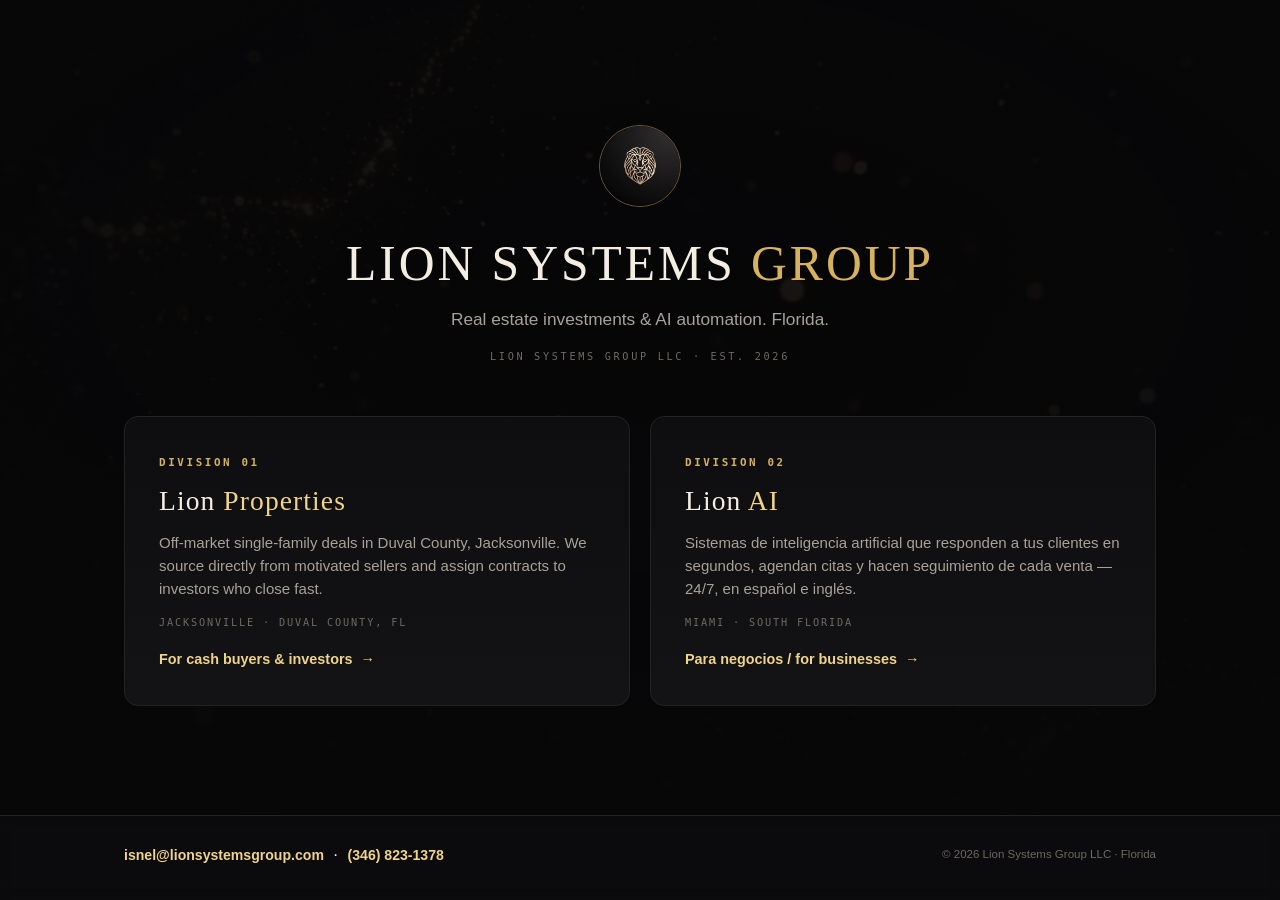
<file: index.html>
<!DOCTYPE html>
<html lang="en">
<head>
<meta charset="UTF-8">
<meta name="viewport" content="width=device-width, initial-scale=1.0">
<title>Lion Systems Group LLC — Real Estate Investments &amp; AI Automation</title>
<meta name="description" content="Lion Systems Group LLC: real estate investments in Duval County, Florida, and AI automation systems for businesses in South Florida.">
<meta property="og:title" content="Lion Systems Group LLC">
<meta property="og:description" content="Real estate investments · AI automation. Florida.">
<meta property="og:type" content="website">
<meta name="theme-color" content="#070708">
<link rel="icon" href="data:image/svg+xml,%3Csvg xmlns='http://www.w3.org/2000/svg' viewBox='0 0 100 100'%3E%3Ccircle cx='50' cy='50' r='46' fill='%23070708'/%3E%3Ccircle cx='50' cy='50' r='44' fill='none' stroke='%23D6B25E' stroke-width='4'/%3E%3Ctext x='50' y='66' font-family='Georgia,serif' font-size='44' font-weight='700' fill='%23D6B25E' text-anchor='middle'%3EL%3C/text%3E%3C/svg%3E">
<style>
  :root {
    --negro:#070708; --panel:#0E0E10; --panel2:#131316; --linea:#232326;
    --oro:#D6B25E; --oro2:#F0D48A; --marfil:#F3EDE2; --humo:#A8A296; --sombra:#6E6A60;
  }
  * { box-sizing:border-box; margin:0; }
  @media (prefers-reduced-motion:reduce){ *,*::before,*::after{animation:none!important;transition:none!important} }
  body { background:var(--negro); color:var(--marfil); font-family:"Helvetica Neue",-apple-system,"Segoe UI",Arial,sans-serif;
         line-height:1.55; font-size:17px; min-height:100svh; display:flex; flex-direction:column; overflow-x:hidden; }
  ::selection { background:var(--oro); color:#141005; }
  .serif { font-family:Didot,"Bodoni 72","Playfair Display",Georgia,serif; font-weight:400; }
  .mono { font-family:ui-monospace,"SF Mono",Menlo,monospace; font-size:.68rem; letter-spacing:.24em; text-transform:uppercase; color:var(--oro); font-weight:600; }
  .wrap { max-width:1080px; margin:0 auto; padding:0 24px; width:100%; }
  a:focus-visible { outline:2px solid var(--oro); outline-offset:4px; }

  .fondo { position:fixed; inset:0; z-index:0; overflow:hidden; }
  .fondo video { width:100%; height:100%; object-fit:cover; opacity:.22; }
  .fondo::after { content:""; position:absolute; inset:0; background:radial-gradient(75% 60% at 50% 40%,transparent 30%,var(--negro) 100%),linear-gradient(180deg,rgba(7,7,8,.6),rgba(7,7,8,.9)); }

  main { position:relative; z-index:2; flex:1; display:flex; flex-direction:column; justify-content:center; padding:72px 0 56px; }
  .cab { text-align:center; margin-bottom:52px; animation:sube .8s ease both; }
  .cab img { width:82px; height:82px; border-radius:50%; border:1px solid rgba(214,178,94,.5); margin-bottom:22px; }
  .cab h1 { font-size:clamp(1.9rem,4.4vw,3.1rem); letter-spacing:.06em; line-height:1.1; }
  .cab h1 span { color:var(--oro); }
  .cab .sub { color:var(--humo); margin-top:14px; font-size:clamp(.95rem,1.4vw,1.08rem); }
  .cab .llc { font-family:ui-monospace,Menlo,monospace; font-size:.64rem; letter-spacing:.26em; color:var(--sombra); margin-top:16px; text-transform:uppercase; }
  @keyframes sube { from { opacity:0; transform:translateY(22px); } }

  .puertas { display:grid; grid-template-columns:repeat(auto-fit,minmax(300px,1fr)); gap:20px; }
  .puerta { position:relative; display:flex; flex-direction:column; gap:14px; text-decoration:none; color:inherit;
    background:linear-gradient(180deg,var(--panel),var(--panel2)); border:1px solid var(--linea); border-radius:14px;
    padding:38px 34px 34px; overflow:hidden; transition:transform .28s, border-color .28s, box-shadow .28s;
    animation:sube .8s .15s ease both; }
  .puerta:nth-child(2) { animation-delay:.28s; }
  .puerta::before { content:""; position:absolute; top:0; left:0; right:0; height:1px; background:linear-gradient(90deg,transparent,var(--oro),transparent); opacity:0; transition:opacity .28s; }
  .puerta:hover { transform:translateY(-6px); border-color:rgba(214,178,94,.45); box-shadow:0 28px 70px rgba(0,0,0,.55); }
  .puerta:hover::before { opacity:1; }
  .puerta h2 { font-family:Didot,"Bodoni 72",Georgia,serif; font-weight:400; font-size:1.72rem; letter-spacing:.04em; line-height:1.1; }
  .puerta h2 b { color:var(--oro2); font-weight:400; }
  .puerta p { color:var(--humo); font-size:.94rem; flex:1; }
  .puerta .donde { font-family:ui-monospace,Menlo,monospace; font-size:.64rem; letter-spacing:.18em; text-transform:uppercase; color:var(--sombra); }
  .puerta .ir { display:inline-flex; align-items:center; gap:8px; color:var(--oro2); font-weight:700; font-size:.9rem; margin-top:4px; }
  .puerta .ir span { transition:transform .25s; }
  .puerta:hover .ir span { transform:translateX(5px); }

  footer { position:relative; z-index:2; border-top:1px solid var(--linea); padding:26px 0 32px; background:rgba(14,14,16,.7); backdrop-filter:blur(8px); }
  footer .wrap { display:flex; flex-wrap:wrap; gap:14px 28px; justify-content:space-between; align-items:center; }
  footer a { color:var(--oro2); text-decoration:none; font-weight:600; font-size:.88rem; }
  footer .fine { font-size:.72rem; color:var(--sombra); }
</style>
</head>
<body>

<div class="fondo" aria-hidden="true">
  <video autoplay muted loop playsinline poster="/assets/lion-poster.jpg">
    <source src="/assets/lion-video.mp4" type="video/mp4">
  </video>
</div>

<main>
  <div class="wrap">
    <div class="cab">
      <img src="/assets/logo-emblema-1x1-web.jpg" alt="Lion Systems Group">
      <h1 class="serif">LION SYSTEMS <span>GROUP</span></h1>
      <p class="sub">Real estate investments &amp; AI automation. Florida.</p>
      <p class="llc">Lion Systems Group LLC · Est. 2026</p>
    </div>

    <div class="puertas">
      <a class="puerta" href="/deals/">
        <span class="mono">Division 01</span>
        <h2>Lion <b>Properties</b></h2>
        <p>Off-market single-family deals in Duval County, Jacksonville. We source directly from motivated sellers and assign contracts to investors who close fast.</p>
        <span class="donde">Jacksonville · Duval County, FL</span>
        <span class="ir">For cash buyers &amp; investors <span>→</span></span>
      </a>

      <a class="puerta" href="/ai/">
        <span class="mono">Division 02</span>
        <h2>Lion <b>AI</b></h2>
        <p>Sistemas de inteligencia artificial que responden a tus clientes en segundos, agendan citas y hacen seguimiento de cada venta — 24/7, en español e inglés.</p>
        <span class="donde">Miami · South Florida</span>
        <span class="ir">Para negocios / for businesses <span>→</span></span>
      </a>
    </div>
  </div>
</main>

<footer>
  <div class="wrap">
    <div>
      <a href="mailto:isnel@lionsystemsgroup.com">isnel@lionsystemsgroup.com</a>
      &nbsp;·&nbsp;
      <a href="tel:+13468231378">(346) 823-1378</a>
    </div>
    <span class="fine">© 2026 Lion Systems Group LLC · Florida</span>
  </div>
</footer>

</body>
</html>
</file>
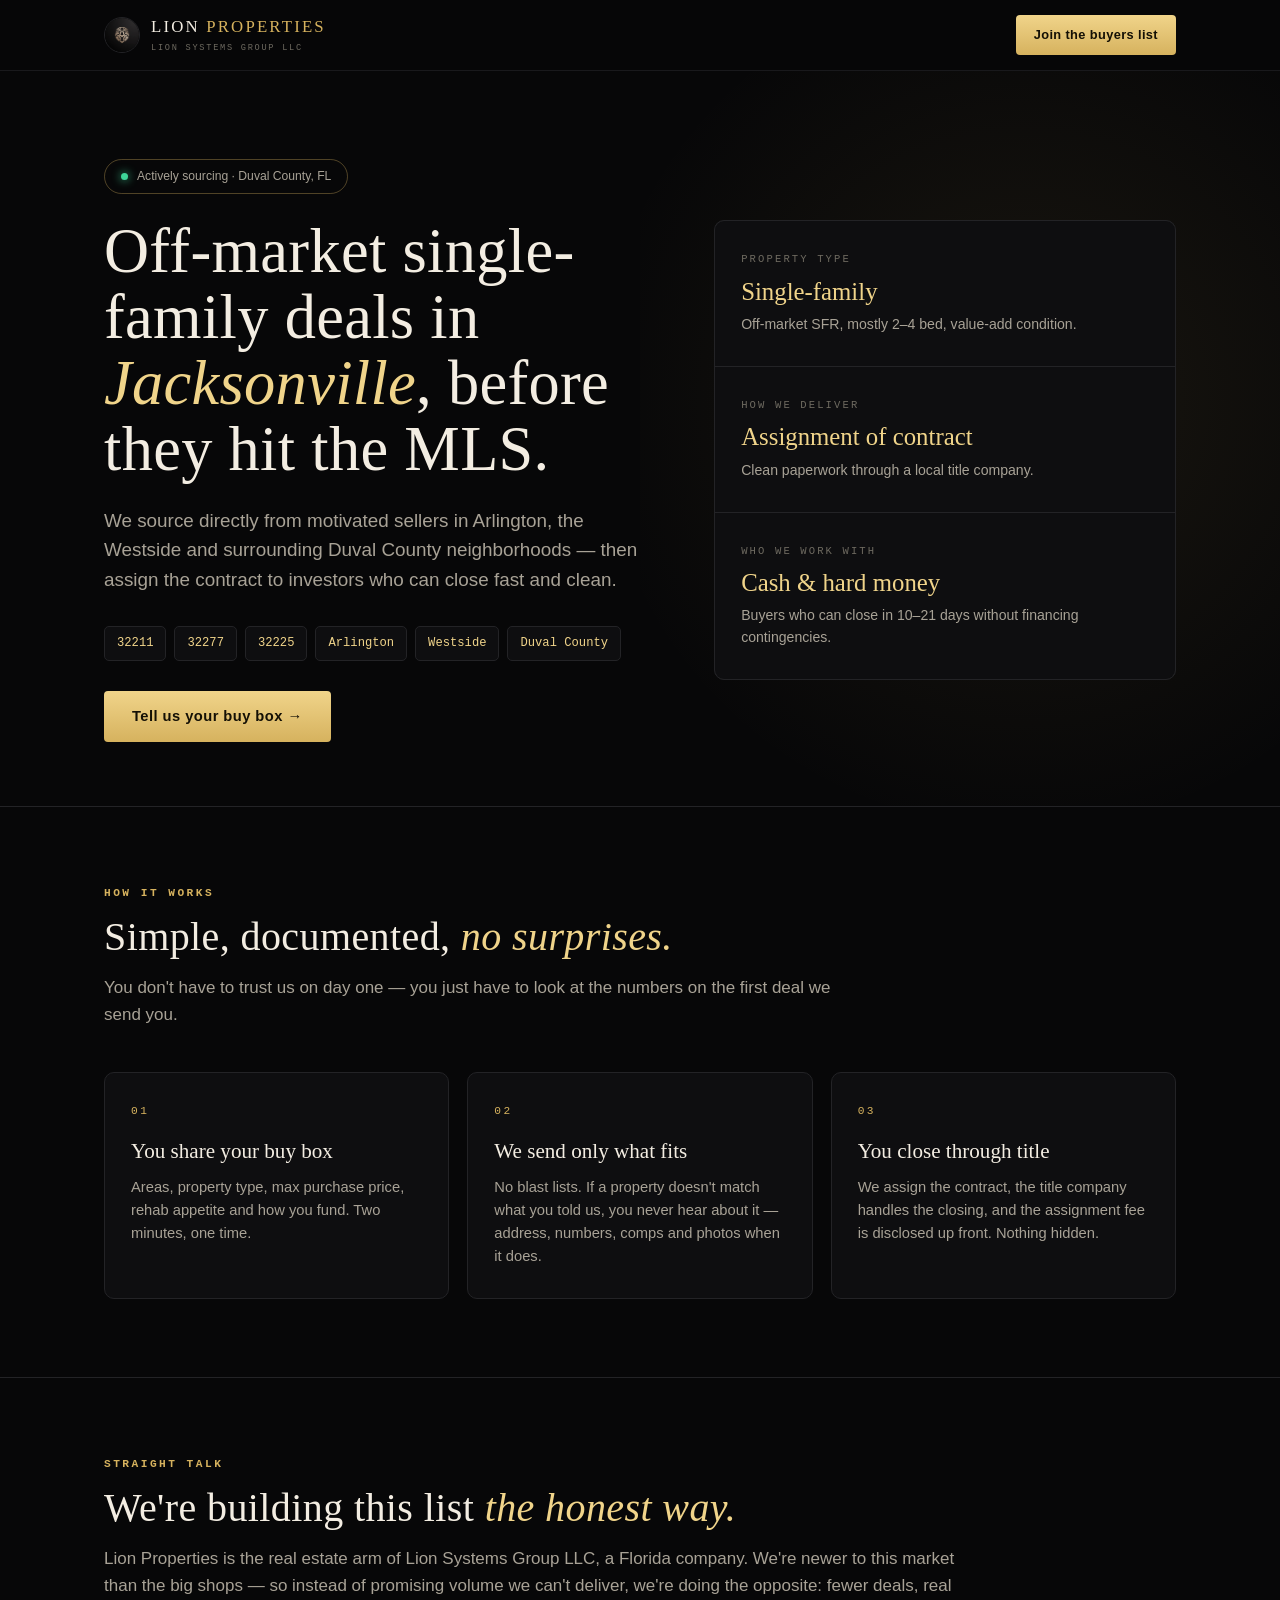
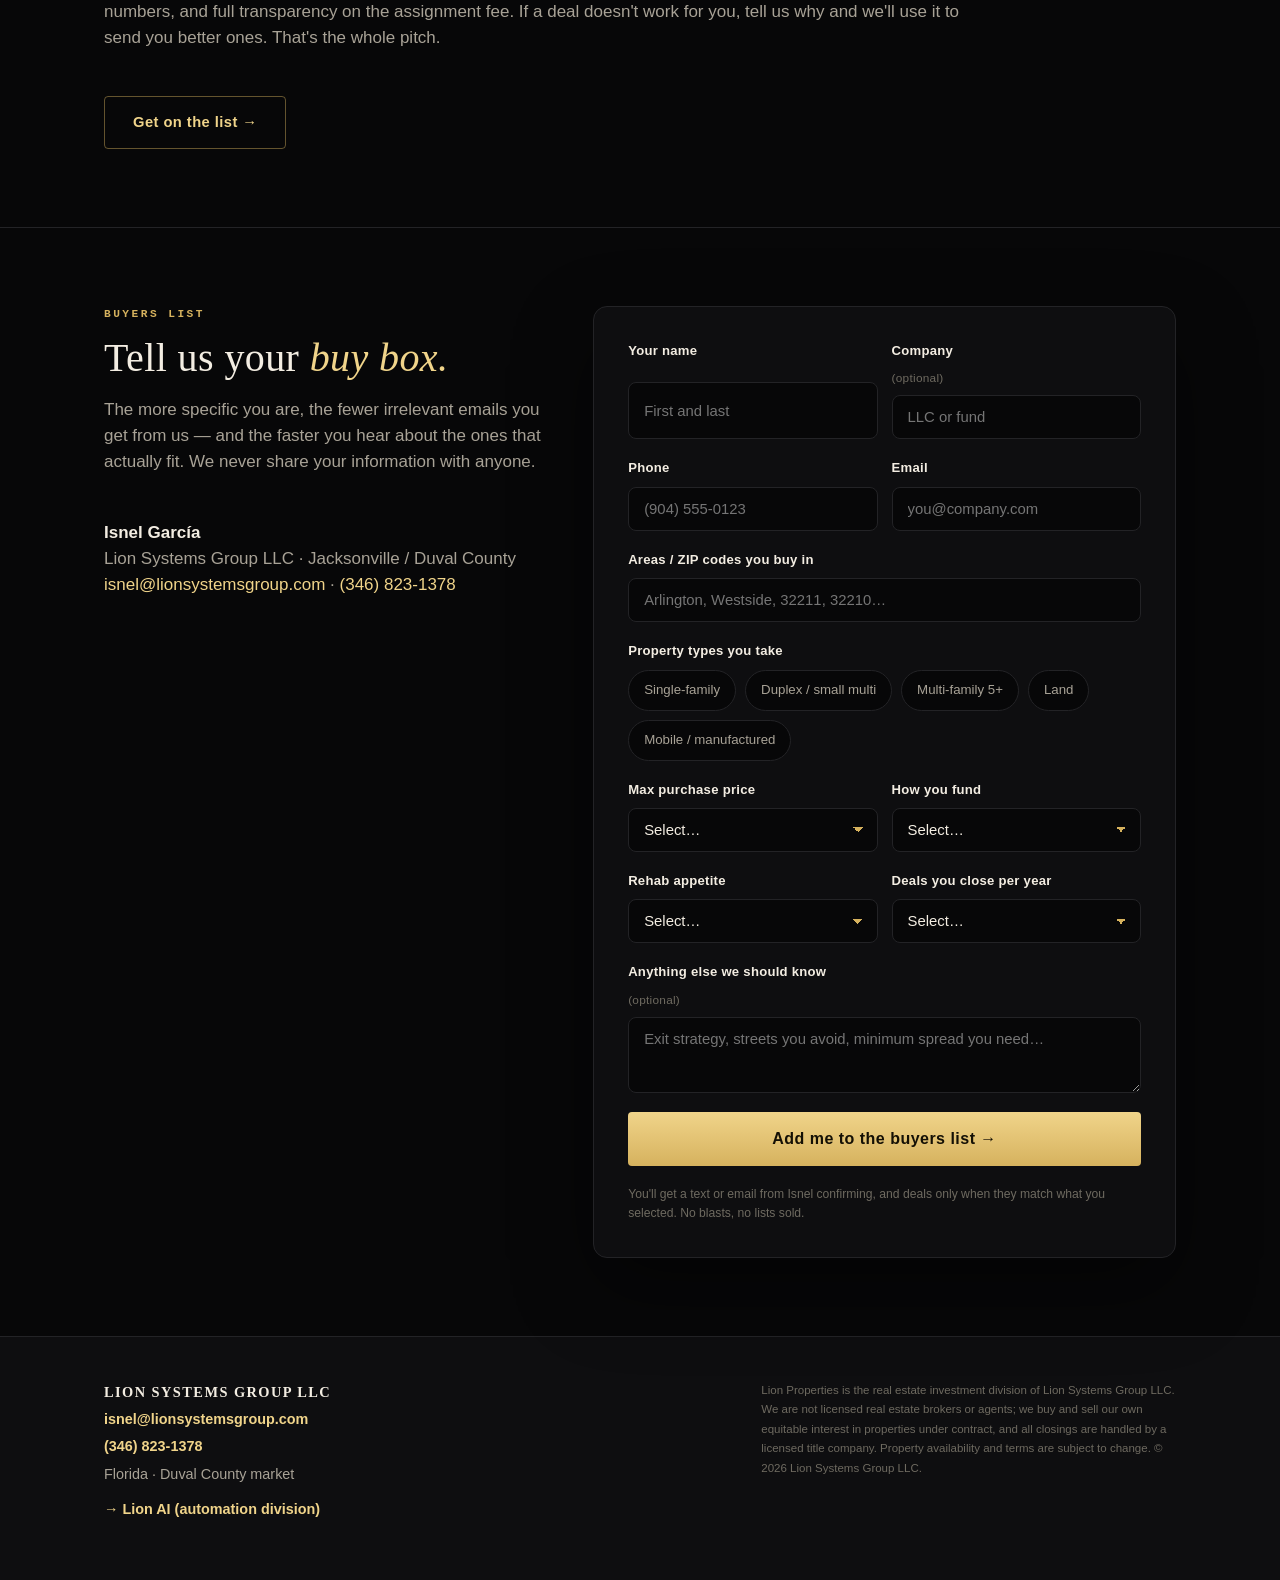
<file: deals/index.html>
<!DOCTYPE html>
<html lang="en">
<head>
<meta charset="UTF-8">
<meta name="viewport" content="width=device-width, initial-scale=1.0">
<title>Lion Properties — Off-Market Deals in Duval County, Jacksonville FL</title>
<meta name="description" content="Off-market single-family deals in Duval County — Arlington, Westside and surrounding Jacksonville areas. Join the buyers list and get properties that match your buy box before anyone else.">
<meta property="og:title" content="Lion Properties — Off-Market Deals in Duval County">
<meta property="og:description" content="Off-market SFR deals in Jacksonville. Tell us your buy box and get first look.">
<meta property="og:type" content="website">
<meta name="theme-color" content="#070708">
<link rel="icon" href="data:image/svg+xml,%3Csvg xmlns='http://www.w3.org/2000/svg' viewBox='0 0 100 100'%3E%3Ccircle cx='50' cy='50' r='46' fill='%23070708'/%3E%3Ccircle cx='50' cy='50' r='44' fill='none' stroke='%23D6B25E' stroke-width='4'/%3E%3Ctext x='50' y='66' font-family='Georgia,serif' font-size='44' font-weight='700' fill='%23D6B25E' text-anchor='middle'%3EL%3C/text%3E%3C/svg%3E">
<style>
  :root {
    --negro:#070708; --panel:#0E0E10; --panel2:#131316; --linea:#232326;
    --oro:#D6B25E; --oro2:#F0D48A; --marfil:#F3EDE2; --humo:#A8A296; --sombra:#6E6A60; --max:1120px;
  }
  * { box-sizing:border-box; margin:0; }
  html { scroll-behavior:smooth; }
  @media (prefers-reduced-motion:reduce){ html{scroll-behavior:auto} *,*::before,*::after{animation:none!important;transition:none!important} }
  body { background:var(--negro); color:var(--marfil); font-family:"Helvetica Neue",-apple-system,"Segoe UI",Arial,sans-serif; line-height:1.55; font-size:17px; overflow-x:hidden; }
  ::selection { background:var(--oro); color:#141005; }
  .serif { font-family:Didot,"Bodoni 72","Playfair Display",Georgia,serif; font-weight:400; }
  .mono { font-family:ui-monospace,"SF Mono",Menlo,monospace; font-size:.7rem; letter-spacing:.22em; text-transform:uppercase; color:var(--oro); font-weight:600; }
  .wrap { max-width:var(--max); margin:0 auto; padding:0 24px; }
  a:focus-visible,button:focus-visible,input:focus-visible,select:focus-visible,textarea:focus-visible { outline:2px solid var(--oro); outline-offset:3px; }

  nav { position:sticky; top:0; z-index:100; background:rgba(7,7,8,.82); backdrop-filter:blur(14px); border-bottom:1px solid rgba(35,35,38,.7); }
  nav .wrap { display:flex; justify-content:space-between; align-items:center; padding-top:14px; padding-bottom:14px; }
  .logo { display:flex; align-items:center; gap:11px; text-decoration:none; color:var(--marfil); }
  .logo img { width:36px; height:36px; border-radius:50%; border:1px solid var(--linea); }
  .logo b { font-family:Didot,"Bodoni 72",Georgia,serif; font-weight:400; font-size:1.05rem; letter-spacing:.13em; }
  .logo b span { color:var(--oro); }
  .logo small { display:block; font-family:ui-monospace,Menlo,monospace; font-size:.54rem; letter-spacing:.2em; color:var(--sombra); margin-top:2px; }
  .btn { display:inline-block; padding:14px 28px; border-radius:4px; text-decoration:none; font-weight:700; font-size:.92rem; letter-spacing:.03em; background:linear-gradient(180deg,var(--oro2),var(--oro)); color:#141005; border:none; cursor:pointer; font-family:inherit; transition:transform .15s, box-shadow .2s; }
  .btn:hover { transform:translateY(-2px); box-shadow:0 12px 40px rgba(214,178,94,.28); }
  .btn.small { padding:10px 18px; font-size:.8rem; }
  .btn.big { padding:18px 38px; font-size:1rem; width:100%; }
  .btn.ghost { background:transparent; color:var(--oro2); border:1px solid rgba(214,178,94,.45); }

  header.hero { padding:88px 0 64px; position:relative; overflow:hidden; }
  header.hero::before { content:""; position:absolute; top:-30%; right:-10%; width:60%; height:150%; background:radial-gradient(circle,rgba(214,178,94,.09),transparent 65%); pointer-events:none; }
  .hero-grid { position:relative; display:grid; grid-template-columns:minmax(0,6fr) minmax(0,5fr); gap:56px; align-items:center; }
  @media (max-width:900px){ .hero-grid{grid-template-columns:1fr; gap:40px;} }
  .badge { display:inline-flex; align-items:center; gap:9px; border:1px solid rgba(214,178,94,.35); border-radius:999px; padding:7px 16px; font-size:.76rem; color:var(--humo); margin-bottom:24px; }
  .badge i { width:7px; height:7px; border-radius:50%; background:#3ED598; box-shadow:0 0 10px #3ED598; }
  h1 { font-size:clamp(2.2rem,5.2vw,3.9rem); line-height:1.06; letter-spacing:.005em; text-wrap:balance; }
  h1 em { font-style:italic; color:var(--oro2); }
  .lede { font-size:clamp(1rem,1.6vw,1.18rem); color:var(--humo); max-width:33em; margin:24px 0 32px; }
  .zips { display:flex; flex-wrap:wrap; gap:8px; margin-bottom:30px; }
  .zip { border:1px solid var(--linea); border-radius:5px; padding:7px 12px; font-family:ui-monospace,Menlo,monospace; font-size:.76rem; color:var(--oro2); background:var(--panel); }

  section { padding:78px 0; border-top:1px solid var(--linea); }
  h2 { font-size:clamp(1.6rem,3.4vw,2.5rem); letter-spacing:.01em; margin:12px 0 16px; text-wrap:balance; max-width:20em; line-height:1.14; }
  h2 em { font-style:italic; color:var(--oro2); }
  .sub { color:var(--humo); max-width:44em; margin-bottom:44px; }

  .pasos { display:grid; grid-template-columns:repeat(auto-fit,minmax(250px,1fr)); gap:18px; counter-reset:p; }
  .paso { background:var(--panel); border:1px solid var(--linea); border-radius:10px; padding:30px 26px; }
  .paso::before { counter-increment:p; content:"0" counter(p); font-family:ui-monospace,Menlo,monospace; font-size:.7rem; letter-spacing:.22em; color:var(--oro); display:block; margin-bottom:14px; }
  .paso h3 { font-family:Didot,"Bodoni 72",Georgia,serif; font-weight:400; font-size:1.32rem; margin-bottom:9px; }
  .paso p { color:var(--humo); font-size:.92rem; }

  .cajas { display:grid; grid-template-columns:repeat(auto-fit,minmax(260px,1fr)); gap:1px; background:var(--linea); border:1px solid var(--linea); border-radius:10px; overflow:hidden; }
  .caja { background:var(--panel); padding:30px 26px; }
  .caja .k { font-family:ui-monospace,Menlo,monospace; font-size:.66rem; letter-spacing:.2em; text-transform:uppercase; color:var(--sombra); margin-bottom:10px; }
  .caja .v { font-family:Didot,"Bodoni 72",Georgia,serif; font-size:1.55rem; color:var(--oro2); line-height:1.15; }
  .caja p { color:var(--humo); font-size:.88rem; margin-top:8px; }

  /* BUY BOX FORM */
  .form-shell { display:grid; grid-template-columns:minmax(0,4.5fr) minmax(0,6fr); gap:52px; align-items:start; }
  @media (max-width:900px){ .form-shell{grid-template-columns:1fr;} }
  form { background:var(--panel); border:1px solid var(--linea); border-radius:14px; padding:34px; display:grid; gap:19px; box-shadow:0 30px 80px rgba(0,0,0,.45); }
  .fila { display:grid; grid-template-columns:1fr 1fr; gap:14px; }
  @media (max-width:520px){ .fila{grid-template-columns:1fr;} }
  label { font-size:.82rem; font-weight:700; display:grid; gap:8px; letter-spacing:.02em; }
  label span.opt { font-weight:400; color:var(--sombra); font-size:.74rem; }
  input, select, textarea { background:var(--negro); border:1px solid var(--linea); border-radius:8px; padding:13px 15px; color:var(--marfil); font-family:inherit; font-size:.93rem; width:100%; }
  input:hover,select:hover,textarea:hover,input:focus,select:focus,textarea:focus { border-color:rgba(214,178,94,.5); outline:none; }
  select { appearance:none; background-image:linear-gradient(45deg,transparent 50%,var(--oro) 50%),linear-gradient(135deg,var(--oro) 50%,transparent 50%); background-position:calc(100% - 19px) center,calc(100% - 14px) center; background-size:5px 5px,5px 5px; background-repeat:no-repeat; padding-right:38px; }
  select option { background:var(--panel); }
  textarea { resize:vertical; min-height:76px; }
  .chips { display:flex; flex-wrap:wrap; gap:9px; }
  .chip { border:1px solid var(--linea); border-radius:999px; padding:9px 15px; font-size:.83rem; color:var(--humo); cursor:pointer; user-select:none; transition:all .15s; background:var(--negro); }
  .chip:hover { border-color:rgba(214,178,94,.5); color:var(--marfil); }
  .chip.on { background:linear-gradient(180deg,var(--oro2),var(--oro)); color:#161104; border-color:var(--oro); font-weight:700; }
  .nota { font-size:.76rem; color:var(--sombra); }
  .ok { display:none; background:rgba(62,213,152,.1); border:1px solid rgba(62,213,152,.4); color:#8FF0C4; border-radius:10px; padding:18px; font-size:.92rem; }
  .ok.ver { display:block; }

  footer { border-top:1px solid var(--linea); padding:44px 0 60px; background:var(--panel); }
  footer .wrap { display:flex; flex-wrap:wrap; gap:26px; justify-content:space-between; align-items:flex-start; }
  footer a { color:var(--oro2); text-decoration:none; font-weight:600; }
  footer .col { display:grid; gap:5px; font-size:.9rem; color:var(--humo); }
  footer .tiny { font-size:.72rem; color:var(--sombra); max-width:36em; line-height:1.7; }
  .reveal { opacity:0; transform:translateY(20px); transition:opacity .6s ease, transform .6s ease; }
  .reveal.in { opacity:1; transform:none; }
</style>
</head>
<body>

<nav>
  <div class="wrap">
    <a class="logo" href="/">
      <img src="/assets/logo-emblema-1x1-web.jpg" alt="">
      <span><b>LION <span>PROPERTIES</span></b><small>LION SYSTEMS GROUP LLC</small></span>
    </a>
    <a class="btn small" href="#buybox">Join the buyers list</a>
  </div>
</nav>

<header class="hero">
  <div class="wrap">
    <div class="hero-grid">
      <div>
        <div class="badge"><i></i> Actively sourcing · Duval County, FL</div>
        <h1 class="serif">Off-market single-family deals in <em>Jacksonville</em>, before they hit the MLS.</h1>
        <p class="lede">We source directly from motivated sellers in Arlington, the Westside and surrounding Duval County neighborhoods — then assign the contract to investors who can close fast and clean.</p>
        <div class="zips">
          <span class="zip">32211</span><span class="zip">32277</span><span class="zip">32225</span>
          <span class="zip">Arlington</span><span class="zip">Westside</span><span class="zip">Duval County</span>
        </div>
        <a class="btn" href="#buybox">Tell us your buy box →</a>
      </div>
      <div class="cajas reveal">
        <div class="caja"><div class="k">Property type</div><div class="v">Single-family</div><p>Off-market SFR, mostly 2–4 bed, value-add condition.</p></div>
        <div class="caja"><div class="k">How we deliver</div><div class="v">Assignment of contract</div><p>Clean paperwork through a local title company.</p></div>
        <div class="caja"><div class="k">Who we work with</div><div class="v">Cash &amp; hard money</div><p>Buyers who can close in 10–21 days without financing contingencies.</p></div>
      </div>
    </div>
  </div>
</header>

<section>
  <div class="wrap">
    <div class="mono reveal">How it works</div>
    <h2 class="serif reveal">Simple, documented, <em>no surprises.</em></h2>
    <p class="sub reveal">You don't have to trust us on day one — you just have to look at the numbers on the first deal we send you.</p>
    <div class="pasos">
      <div class="paso reveal"><h3>You share your buy box</h3><p>Areas, property type, max purchase price, rehab appetite and how you fund. Two minutes, one time.</p></div>
      <div class="paso reveal"><h3>We send only what fits</h3><p>No blast lists. If a property doesn't match what you told us, you never hear about it — address, numbers, comps and photos when it does.</p></div>
      <div class="paso reveal"><h3>You close through title</h3><p>We assign the contract, the title company handles the closing, and the assignment fee is disclosed up front. Nothing hidden.</p></div>
    </div>
  </div>
</section>

<section>
  <div class="wrap">
    <div class="mono reveal">Straight talk</div>
    <h2 class="serif reveal">We're building this list <em>the honest way.</em></h2>
    <p class="sub reveal" style="max-width:52em">Lion Properties is the real estate arm of Lion Systems Group LLC, a Florida company. We're newer to this market than the big shops — so instead of promising volume we can't deliver, we're doing the opposite: fewer deals, real numbers, and full transparency on the assignment fee. If a deal doesn't work for you, tell us why and we'll use it to send you better ones. That's the whole pitch.</p>
    <a class="btn ghost reveal" href="#buybox">Get on the list →</a>
  </div>
</section>

<section id="buybox">
  <div class="wrap">
    <div class="form-shell">
      <div>
        <div class="mono reveal">Buyers list</div>
        <h2 class="serif reveal">Tell us your <em>buy box.</em></h2>
        <p class="sub reveal">The more specific you are, the fewer irrelevant emails you get from us — and the faster you hear about the ones that actually fit. We never share your information with anyone.</p>
        <p class="sub reveal" style="margin-bottom:0"><strong style="color:var(--marfil)">Isnel García</strong><br>Lion Systems Group LLC · Jacksonville / Duval County<br><a href="mailto:isnel@lionsystemsgroup.com" style="color:var(--oro2);text-decoration:none">isnel@lionsystemsgroup.com</a> · <a href="tel:+13468231378" style="color:var(--oro2);text-decoration:none">(346) 823-1378</a></p>
      </div>

      <form id="bb" class="reveal">
        <div class="fila">
          <label>Your name<input type="text" id="f-name" required autocomplete="name" placeholder="First and last"></label>
          <label>Company <span class="opt">(optional)</span><input type="text" id="f-company" placeholder="LLC or fund"></label>
        </div>
        <div class="fila">
          <label>Phone<input type="tel" id="f-phone" required autocomplete="tel" placeholder="(904) 555-0123"></label>
          <label>Email<input type="email" id="f-email" required autocomplete="email" placeholder="you@company.com"></label>
        </div>
        <label>Areas / ZIP codes you buy in
          <input type="text" id="f-areas" placeholder="Arlington, Westside, 32211, 32210…">
        </label>
        <div>
          <label style="margin-bottom:9px">Property types you take</label>
          <div class="chips" id="c-tipo">
            <span class="chip" tabindex="0">Single-family</span><span class="chip" tabindex="0">Duplex / small multi</span>
            <span class="chip" tabindex="0">Multi-family 5+</span><span class="chip" tabindex="0">Land</span><span class="chip" tabindex="0">Mobile / manufactured</span>
          </div>
        </div>
        <div class="fila">
          <label>Max purchase price
            <select id="f-max">
              <option value="">Select…</option><option>Up to $100k</option><option>$100k – $175k</option>
              <option>$175k – $250k</option><option>$250k – $400k</option><option>$400k+</option>
            </select>
          </label>
          <label>How you fund
            <select id="f-fondo">
              <option value="">Select…</option><option>All cash</option><option>Hard money</option>
              <option>Cash + hard money</option><option>Conventional / other</option>
            </select>
          </label>
        </div>
        <div class="fila">
          <label>Rehab appetite
            <select id="f-rehab">
              <option value="">Select…</option><option>Light cosmetic only</option><option>Medium rehab</option>
              <option>Full gut / heavy</option><option>Anything, right price</option>
            </select>
          </label>
          <label>Deals you close per year
            <select id="f-vol">
              <option value="">Select…</option><option>My first one</option><option>1 – 3</option>
              <option>4 – 10</option><option>11 – 25</option><option>25+</option>
            </select>
          </label>
        </div>
        <label>Anything else we should know <span class="opt">(optional)</span>
          <textarea id="f-notes" placeholder="Exit strategy, streets you avoid, minimum spread you need…"></textarea>
        </label>
        <button type="submit" class="btn big">Add me to the buyers list →</button>
        <p class="nota">You'll get a text or email from Isnel confirming, and deals only when they match what you selected. No blasts, no lists sold.</p>
        <div class="ok" id="listo"><strong>You're on the list. ✅</strong><br>Isnel will reach out shortly to confirm your criteria — and you'll hear from us the moment something in Duval matches your buy box.</div>
      </form>
    </div>
  </div>
</section>

<footer>
  <div class="wrap">
    <div class="col">
      <strong style="color:var(--marfil);font-family:Didot,'Bodoni 72',Georgia,serif;letter-spacing:.1em">LION SYSTEMS GROUP LLC</strong>
      <a href="mailto:isnel@lionsystemsgroup.com">isnel@lionsystemsgroup.com</a>
      <a href="tel:+13468231378">(346) 823-1378</a>
      <span>Florida · Duval County market</span>
      <a href="/ai/" style="margin-top:8px">→ Lion AI (automation division)</a>
    </div>
    <p class="tiny">Lion Properties is the real estate investment division of Lion Systems Group LLC. We are not licensed real estate brokers or agents; we buy and sell our own equitable interest in properties under contract, and all closings are handled by a licensed title company. Property availability and terms are subject to change. © 2026 Lion Systems Group LLC.</p>
  </div>
</footer>

<script>
(function () {
  var CRM = 'https://script.google.com/macros/s/AKfycbzfaWHc2ky2HzWAJz64zFWS8ANlXSC7vkGnmThauEWdF7AY9XLtDaZ2L7n4DURrxboNdQ/exec';

  document.querySelectorAll('.chip').forEach(function (c) {
    function t(){ c.classList.toggle('on'); }
    c.addEventListener('click', t);
    c.addEventListener('keydown', function(e){ if(e.key==='Enter'||e.key===' '){ e.preventDefault(); t(); } });
  });

  if ('IntersectionObserver' in window) {
    var io = new IntersectionObserver(function (es) {
      es.forEach(function (e) { if (e.isIntersecting) { e.target.classList.add('in'); io.unobserve(e.target); } });
    }, { threshold:.15 });
    document.querySelectorAll('.reveal').forEach(function (e) { io.observe(e); });
  }

  function v(id){ var el=document.getElementById(id); return el ? el.value.trim() : ''; }

  document.getElementById('bb').addEventListener('submit', function (e) {
    e.preventDefault();
    var tipos = [].filter.call(document.querySelectorAll('#c-tipo .chip.on'), Boolean).map(function(c){ return c.textContent.trim(); }).join(', ');
    var nombre = v('f-name'), tel = v('f-phone'), mail = v('f-email');
    var buybox = [
      'Areas: ' + (v('f-areas') || '—'),
      'Types: ' + (tipos || '—'),
      'Max price: ' + (v('f-max') || '—'),
      'Funding: ' + (v('f-fondo') || '—'),
      'Rehab: ' + (v('f-rehab') || '—'),
      'Deals/yr: ' + (v('f-vol') || '—')
    ].join(' · ');
    var extra = v('f-notes');

    var d = {
      nombre: nombre,
      negocio: v('f-company') || '(individual buyer)',
      rubro: 'CASH BUYER — Duval County',
      contacto: tel + ' | ' + mail,
      dolor: v('f-max') + ' / ' + v('f-fondo'),
      notas: '🏠 BUY BOX · ' + buybox + (extra ? ' · Notes: ' + extra : ''),
      origen: 'buyers list (deals page)'
    };
    var q = Object.keys(d).map(function (k) {
      return encodeURIComponent(k) + '=' + encodeURIComponent((d[k] || '').toString().slice(0, 450));
    }).join('&');
    try { fetch(CRM + '?' + q, { method:'GET', mode:'no-cors', cache:'no-store' }); }
    catch (err) { try { new Image().src = CRM + '?' + q; } catch (e2) {} }

    document.getElementById('listo').classList.add('ver');
    this.querySelector('button[type=submit]').textContent = 'Added ✓';
    this.querySelector('button[type=submit]').disabled = true;
    document.getElementById('listo').scrollIntoView({ behavior:'smooth', block:'center' });
  });
})();
</script>
</body>
</html>
</file>
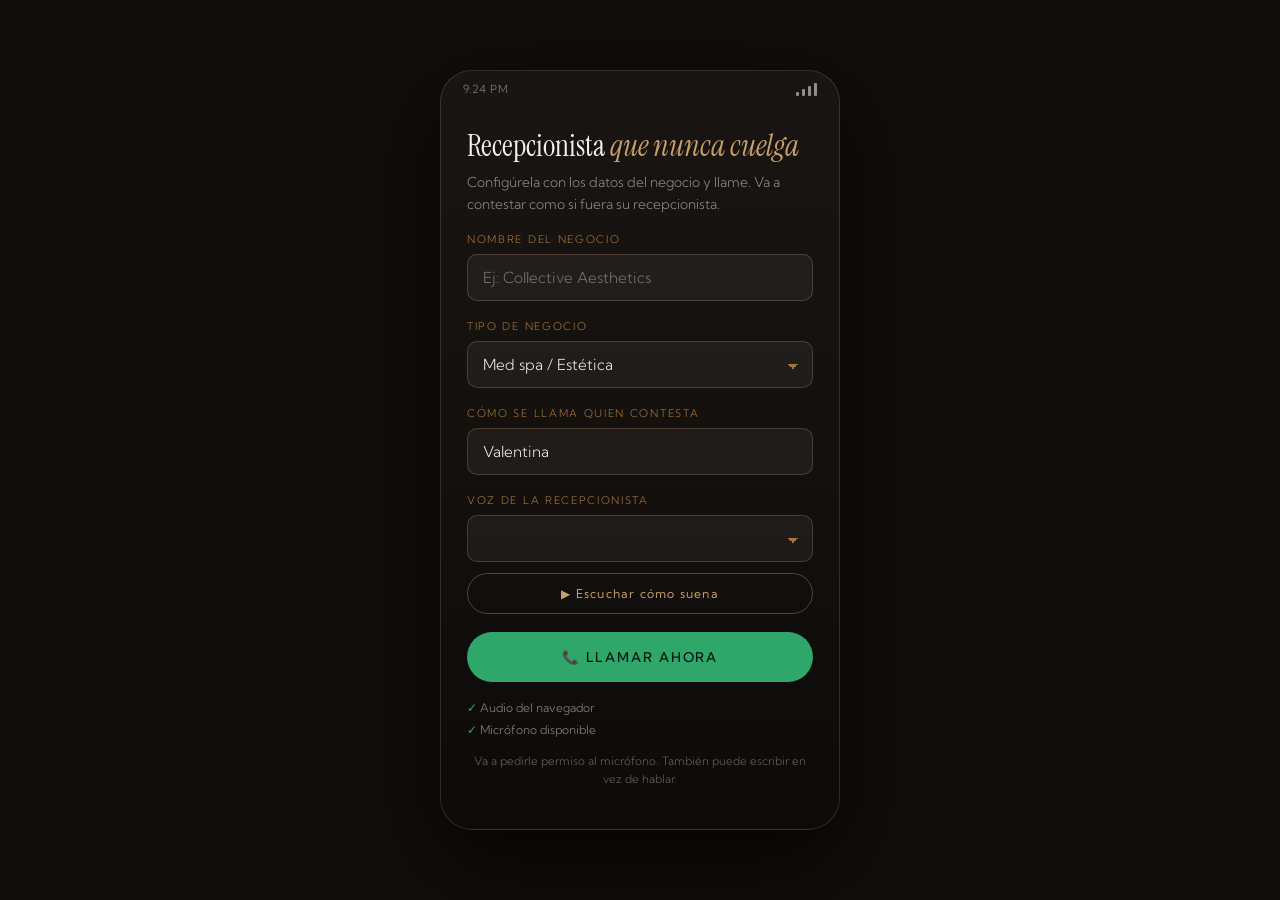
<file: demo/index.html>
<!doctype html>
<html lang="es">
<head>
<meta charset="utf-8">
<meta name="viewport" content="width=device-width,initial-scale=1,maximum-scale=1">
<title>Recepcionista IA — Demostración</title>
<link rel="preconnect" href="https://fonts.googleapis.com">
<link rel="preconnect" href="https://fonts.gstatic.com" crossorigin>
<link rel="stylesheet" href="https://fonts.googleapis.com/css2?family=Instrument+Serif&family=Kumbh+Sans:wght@200..700&display=swap">
<style>
:root{
  --ink:#100E0C; --ink2:#1A1714; --bone:#F4F0E9; --sand:#E3DACB;
  --bronze:#A8763C; --bronze-lit:#C9A06A; --verde:#2FA76B; --rojo:#C4453A;
  --serif:'Instrument Serif',Georgia,serif; --sans:'Kumbh Sans',-apple-system,sans-serif;
}
*{box-sizing:border-box;margin:0;padding:0;-webkit-tap-highlight-color:transparent}
body{background:var(--ink);color:var(--bone);font-family:var(--sans);font-weight:300;
  min-height:100svh;display:flex;align-items:center;justify-content:center;padding:16px;
  -webkit-font-smoothing:antialiased;overflow-x:hidden}
.tel{width:min(400px,100%);background:linear-gradient(180deg,#191512,#0D0B0A);
  border:1px solid rgba(201,168,140,.2);border-radius:32px;overflow:hidden;
  box-shadow:0 30px 90px rgba(0,0,0,.7);display:flex;flex-direction:column;
  height:min(760px,calc(100svh - 32px))}

/* barra superior */
.bar{padding:11px 22px;display:flex;justify-content:space-between;align-items:center;
  font-size:.7rem;color:rgba(244,240,233,.5);letter-spacing:.04em;flex:none}
.bar .sig{display:flex;gap:3px;align-items:flex-end}
.bar .sig i{width:3px;background:rgba(244,240,233,.55);border-radius:1px}
.bar .sig i:nth-child(1){height:4px}.bar .sig i:nth-child(2){height:7px}
.bar .sig i:nth-child(3){height:10px}.bar .sig i:nth-child(4){height:13px}

/* pantallas */
.pan{flex:1;display:none;flex-direction:column;overflow:hidden}
.pan.on{display:flex}

/* ---- configuración ---- */
#cfg{padding:22px 26px 26px;overflow-y:auto}
#cfg h1{font-family:var(--serif);font-size:1.9rem;font-weight:400;line-height:1.1}
#cfg h1 i{color:var(--bronze-lit)}
#cfg .lead{color:rgba(244,240,233,.55);font-size:.86rem;margin-top:9px;line-height:1.55}
.campo{margin-top:19px}
.campo label{display:block;font-size:.66rem;letter-spacing:.16em;text-transform:uppercase;
  color:var(--bronze);margin-bottom:8px}
.campo input,.campo select{width:100%;background:rgba(244,240,233,.05);
  border:1px solid rgba(201,168,140,.25);border-radius:10px;padding:13px 15px;
  color:var(--bone);font:300 .95rem var(--sans);outline:none}
.campo input:focus,.campo select:focus{border-color:var(--bronze)}
.campo select{appearance:none;background-image:linear-gradient(45deg,transparent 50%,var(--bronze) 50%),linear-gradient(135deg,var(--bronze) 50%,transparent 50%);
  background-position:calc(100% - 19px) 22px,calc(100% - 14px) 22px;
  background-size:5px 5px,5px 5px;background-repeat:no-repeat}
.campo select option{background:#1A1714;color:var(--bone)}
.probar{margin-top:11px;width:100%;background:transparent;border:1px solid rgba(201,168,140,.35);
  border-radius:99px;padding:12px;color:var(--bronze-lit);font:400 .76rem var(--sans);
  letter-spacing:.1em;cursor:pointer}
.probar:hover{background:rgba(201,168,140,.1)}
.llamar{margin-top:18px;width:100%;background:var(--verde);border:0;border-radius:99px;
  padding:17px;color:#06180E;font:500 .84rem var(--sans);letter-spacing:.14em;
  text-transform:uppercase;cursor:pointer;transition:.25s}
.llamar:hover{filter:brightness(1.1)}
.diag{margin-top:15px;font-size:.74rem;line-height:1.85;color:rgba(244,240,233,.55)}
.diag b{color:var(--verde);font-weight:400}
.diag u{color:#E4A08C;text-decoration:none}
.err{background:rgba(196,69,58,.14);border:1px solid rgba(196,69,58,.35);border-radius:10px;
  padding:12px 14px;margin-top:14px;font-size:.78rem;color:#F2C9C4;line-height:1.55;word-break:break-word}
.nota{margin-top:11px;font-size:.72rem;color:rgba(244,240,233,.38);line-height:1.6;text-align:center}

/* ---- llamada ---- */
#call{padding:0;position:relative}
.cab{padding:34px 26px 22px;text-align:center;flex:none}
.avatar{width:96px;height:96px;margin:0 auto 18px;border-radius:50%;
  background:linear-gradient(140deg,var(--bronze),#6E5334);display:flex;align-items:center;
  justify-content:center;font-family:var(--serif);font-size:2.4rem;color:var(--ink);position:relative}
.avatar.hablando::after,.avatar.hablando::before{content:'';position:absolute;inset:-6px;
  border-radius:50%;border:1.5px solid var(--bronze);animation:onda 1.8s ease-out infinite}
.avatar.hablando::after{animation-delay:.6s}
@keyframes onda{0%{transform:scale(.98);opacity:.75}100%{transform:scale(1.3);opacity:0}}
.cab .nm{font-family:var(--serif);font-size:1.42rem}
.cab .est{font-size:.76rem;color:var(--verde);margin-top:6px;letter-spacing:.05em}
.cab .est.tim{color:var(--bronze-lit)}
.cab .cron{font-size:.72rem;color:rgba(244,240,233,.42);margin-top:3px;font-variant-numeric:tabular-nums}

/* transcripción */
#tra{flex:1;overflow-y:auto;padding:8px 22px 14px;display:flex;flex-direction:column;gap:9px}
.li{max-width:88%;padding:10px 14px;border-radius:15px;font-size:.88rem;line-height:1.5;
  animation:ap .3s ease}
@keyframes ap{from{opacity:0;transform:translateY(7px)}to{opacity:1;transform:none}}
.li.ia{background:rgba(201,168,140,.13);border:1px solid rgba(201,168,140,.2);
  align-self:flex-start;border-bottom-left-radius:5px}
.li.yo{background:rgba(47,167,107,.15);border:1px solid rgba(47,167,107,.28);
  align-self:flex-end;border-bottom-right-radius:5px}
.li .q{display:block;font-size:.6rem;letter-spacing:.14em;text-transform:uppercase;
  opacity:.5;margin-bottom:3px}
.pensando{align-self:flex-start;display:flex;gap:4px;padding:12px 15px;
  background:rgba(201,168,140,.1);border-radius:15px}
.pensando i{width:5px;height:5px;border-radius:50%;background:var(--bronze-lit);animation:pt 1.3s infinite}
.pensando i:nth-child(2){animation-delay:.2s}.pensando i:nth-child(3){animation-delay:.4s}
@keyframes pt{0%,60%,100%{opacity:.3;transform:translateY(0)}30%{opacity:1;transform:translateY(-4px)}}

/* controles */
.ctrl{flex:none;padding:16px 26px 26px;border-top:1px solid rgba(244,240,233,.08)}
.onda{display:flex;gap:3px;align-items:center;justify-content:center;height:26px;margin-bottom:10px;opacity:0;transition:opacity .3s}
.onda.on{opacity:1}
.onda i{width:3px;height:5px;background:var(--verde);border-radius:2px;transition:height .12s ease}
.mic.mudo{background:rgba(244,240,233,.15);color:rgba(244,240,233,.5)}
.hint{text-align:center;font-size:.74rem;color:rgba(244,240,233,.45);margin-bottom:14px;min-height:19px}
.bts{display:flex;gap:14px;align-items:center;justify-content:center}
.mic{width:74px;height:74px;border-radius:50%;border:0;cursor:pointer;
  background:var(--bone);color:var(--ink);font-size:1.6rem;transition:.2s;
  display:flex;align-items:center;justify-content:center;flex:none}
.mic.grab{background:var(--rojo);color:#fff;animation:lat 1.1s ease-in-out infinite}
@keyframes lat{0%,100%{transform:scale(1)}50%{transform:scale(1.07)}}
.colgar{width:56px;height:56px;border-radius:50%;border:0;background:var(--rojo);color:#fff;
  font-size:1.3rem;cursor:pointer;flex:none;transform:rotate(133deg)}
.esc{width:56px;height:56px;border-radius:50%;border:1px solid rgba(244,240,233,.22);
  background:transparent;color:var(--bone);font-size:.62rem;letter-spacing:.08em;cursor:pointer;flex:none}

/* teclado alternativo */
#tec{display:none;gap:8px;margin-top:13px}
#tec.on{display:flex}
#tec input{flex:1;background:rgba(244,240,233,.06);border:1px solid rgba(201,168,140,.22);
  border-radius:99px;padding:12px 16px;color:var(--bone);font:300 .9rem var(--sans);outline:none}
#tec button{background:var(--bronze);border:0;border-radius:50%;width:44px;color:var(--ink);
  font-size:1rem;cursor:pointer;flex:none}

/* fin */
#fin{padding:34px 26px;text-align:center;justify-content:center}
#fin .ic{font-size:2.6rem;margin-bottom:14px}
#fin h2{font-family:var(--serif);font-size:1.75rem;font-weight:400}
#fin .res{background:rgba(244,240,233,.05);border:1px solid rgba(201,168,140,.2);
  border-radius:14px;padding:18px;margin-top:22px;text-align:left;font-size:.85rem;line-height:1.75}
#fin .res b{color:var(--bronze-lit);font-weight:500}
#fin .dur{font-size:.74rem;color:rgba(244,240,233,.4);margin-top:14px}
#fin button{margin-top:22px;width:100%;background:transparent;border:1px solid var(--bronze);
  border-radius:99px;padding:15px;color:var(--bronze-lit);font:400 .78rem var(--sans);
  letter-spacing:.14em;text-transform:uppercase;cursor:pointer}
.aviso{background:rgba(196,69,58,.12);border:1px solid rgba(196,69,58,.3);border-radius:11px;
  padding:13px 15px;margin-top:16px;font-size:.8rem;line-height:1.55;color:#F0C4BF}
</style>
</head>
<body>

<div class="tel">
  <div class="bar">
    <span id="hora">—</span>
    <span class="sig"><i></i><i></i><i></i><i></i></span>
  </div>

  <!-- CONFIGURACIÓN -->
  <div class="pan on" id="cfg">
    <h1>Recepcionista <i>que nunca cuelga</i></h1>
    <p class="lead">Configúrela con los datos del negocio y llame. Va a contestar como si fuera su recepcionista.</p>

    <div class="campo">
      <label>Nombre del negocio</label>
      <input id="fNeg" placeholder="Ej: Collective Aesthetics" value="">
    </div>
    <div class="campo">
      <label>Tipo de negocio</label>
      <select id="fRub"></select>
    </div>
    <div class="campo">
      <label>Cómo se llama quien contesta</label>
      <input id="fRec" placeholder="Ej: Valentina" value="Valentina">
    </div>

    <div class="campo">
      <label>Voz de la recepcionista</label>
      <select id="fVoz"></select>
    </div>
    <button class="probar" id="btnProbar">▶ Escuchar cómo suena</button>

    <button class="llamar" id="btnLlamar">📞 Llamar ahora</button>
    <div class="diag" id="diag"></div>
    <p class="nota">Va a pedirle permiso al micrófono. También puede escribir en vez de hablar.</p>
  </div>

  <!-- LLAMADA -->
  <div class="pan" id="call">
    <div class="cab">
      <div class="avatar" id="av">✦</div>
      <div class="nm" id="nmNeg">—</div>
      <div class="est" id="est">Marcando…</div>
      <div class="cron" id="cron"></div>
    </div>
    <div id="tra"></div>
    <div class="ctrl">
      <div class="hint" id="hint"></div>
      <div class="onda" id="onda"><i></i><i></i><i></i><i></i><i></i><i></i><i></i></div>
      <div class="bts">
        <button class="esc" id="btnEsc">abc</button>
        <button class="mic" id="btnMic" title="silenciar micrófono">🎙</button>
        <button class="colgar" id="btnColgar">📞</button>
      </div>
      <div id="tec">
        <input id="txt" placeholder="Escriba lo que diría…" autocomplete="off">
        <button id="btnEnv">↑</button>
      </div>
    </div>
  </div>

  <!-- FIN -->
  <div class="pan" id="fin">
    <div class="ic">✓</div>
    <h2>Llamada atendida</h2>
    <div class="res" id="resumen"></div>
    <div class="dur" id="dur"></div>
    <button id="btnOtra">Hacer otra llamada</button>
  </div>
</div>

<script>
/* ============================================================
   DEMOSTRACIÓN — Recepcionista de IA
   Corre entera en el navegador. Sin cuentas, sin costo por minuto.
   ============================================================ */

var IA = 'https://lion-ai.resonant-shroud-af6.workers.dev';

/* si algo revienta, que se vea en pantalla y no en silencio */
window.onerror=function(m,f,l){
  var d=document.getElementById('diag');
  if(d){ var e=document.createElement('div'); e.className='err';
    e.textContent='Error: '+m+(l?' (línea '+l+')':''); d.appendChild(e); }
  return false;
};
var ES_SAFARI=/^((?!chrome|android|crios|fxios).)*safari/i.test(navigator.userAgent);
function diag(txt,ok){
  var d=document.getElementById('diag'); if(!d) return;
  var p=document.createElement('div');
  p.innerHTML=(ok?'<b>✓</b> ':'<u>·</u> ')+txt;
  d.appendChild(p);
} /* cerebro; si falla, usa el motor local */

/* ---------- perfiles por rubro (sacados de los 75 leads reales) ---------- */
var RUBROS = {
  medspa:{n:'Med spa / Estética',rec:'Valentina',
    serv:'Botox, rellenos, microneedling, láser, tratamientos corporales y programas de pérdida de peso',
    pre:'la valoración es lo primero, porque el precio depende de lo que cada persona necesite',
    urg:'una reacción a un tratamiento'},
  dental:{n:'Odontología',rec:'Carolina',
    serv:'limpiezas, coronas, carillas, implantes, ortodoncia y urgencias dentales',
    pre:'la primera visita con examen y radiografía',
    urg:'un dolor fuerte o un diente partido'},
  legal:{n:'Abogados / Legal',rec:'Marcela',
    serv:'accidentes, compensación laboral, inmigración y consultas legales',
    pre:'la consulta inicial es gratis',
    urg:'una detención o una audiencia mañana'},
  hvac:{n:'Aire acondicionado',rec:'Daniela',
    serv:'reparación, mantenimiento e instalación de aire acondicionado',
    pre:'la visita de diagnóstico',
    urg:'un equipo parado con calor'},
  plomeria:{n:'Plomería',rec:'Daniela',
    serv:'fugas, destape de tuberías, calentadores y reparaciones de emergencia',
    pre:'la visita de diagnóstico',
    urg:'una fuga activa inundando'},
  techos:{n:'Techos',rec:'Daniela',
    serv:'reparación de techos, goteras, reemplazo e inspecciones para seguro',
    pre:'la inspección',
    urg:'una gotera activa con lluvia'},
  contador:{n:'Contador / CPA',rec:'Patricia',
    serv:'impuestos personales y de empresa, contabilidad, nómina y cartas del IRS',
    pre:'la preparación de la declaración',
    urg:'una carta del IRS con fecha límite'},
  veterinaria:{n:'Veterinaria',rec:'Camila',
    serv:'consultas, vacunas, cirugías, baños y urgencias de mascotas',
    pre:'la consulta general',
    urg:'una mascota que no responde o sangra'},
  funeraria:{n:'Funeraria',rec:'Rosa',
    serv:'servicios funerarios, cremación, traslados y planes anticipados',
    pre:'los servicios',
    urg:'un fallecimiento en este momento'},
  plagas:{n:'Control de plagas',rec:'Daniela',
    serv:'fumigación, control de termitas, roedores y tratamientos preventivos',
    pre:'la inspección',
    urg:'una infestación activa'},
  seguros:{n:'Seguros',rec:'Patricia',
    serv:'seguros de auto, hogar, salud, vida y comercial',
    pre:'la cotización',
    urg:'un accidente que acaba de pasar'},
  manejo:{n:'Escuela de manejo',rec:'Camila',
    serv:'clases de manejo, examen vial y curso de tránsito',
    pre:'el paquete de clases',
    urg:'un examen mañana'},
  cerrajeria:{n:'Cerrajería',rec:'Daniela',
    serv:'apertura de puertas y autos, cambio de cerraduras y llaves',
    pre:'el servicio',
    urg:'alguien encerrado fuera de su casa o carro'},
  mudanzas:{n:'Mudanzas',rec:'Camila',
    serv:'mudanzas locales, empaque, bodegaje y transporte',
    pre:'la cotización',
    urg:'una mudanza que se cae mañana'},
  remodelacion:{n:'Remodelación / Cocinas',rec:'Camila',
    serv:'remodelación de cocinas y baños, gabinetes y trabajos generales',
    pre:'la visita de medición',
    urg:'un daño estructural'},
  otro:{n:'Otro negocio',rec:'Valentina',
    serv:'los servicios de la empresa',
    pre:'la cotización',
    urg:'una emergencia'}
};

var sel=document.getElementById('fRub');
for(var k in RUBROS){ var o=document.createElement('option'); o.value=k; o.textContent=RUBROS[k].n; sel.appendChild(o); }
sel.value='medspa';
sel.onchange=function(){ document.getElementById('fRec').value=RUBROS[sel.value].rec; };

/* ---------- reloj ---------- */
function reloj(){
  var d=new Date(), h=d.getHours(), m=String(d.getMinutes()).padStart(2,'0');
  var ap=h>=12?'PM':'AM'; h=h%12||12;
  document.getElementById('hora').textContent=h+':'+m+' '+ap;
}
reloj(); setInterval(reloj,20000);

/* ---------- estado ---------- */
var N={}, hist=[], t0=0, cronId=null, lead={nombre:'',motivo:'',cuando:'',tel:''}, hablando=false;
var pan={cfg:document.getElementById('cfg'),call:document.getElementById('call'),fin:document.getElementById('fin')};
function ver(x){ for(var k in pan) pan[k].classList.toggle('on',k===x); }

var tra=document.getElementById('tra'), est=document.getElementById('est'),
    av=document.getElementById('av'), hint=document.getElementById('hint'),
    btnMic=document.getElementById('btnMic');

function linea(txt,quien){
  var d=document.createElement('div'); d.className='li '+(quien==='ia'?'ia':'yo');
  d.innerHTML='<span class="q">'+(quien==='ia'?N.rec:'Usted')+'</span>';
  d.appendChild(document.createTextNode(txt));
  tra.appendChild(d); tra.scrollTop=tra.scrollHeight; return d;
}
function pensando(on){
  var v=tra.querySelector('.pensando');
  if(on&&!v){ var d=document.createElement('div'); d.className='pensando';
    d.innerHTML='<i></i><i></i><i></i>'; tra.appendChild(d); tra.scrollTop=tra.scrollHeight; }
  if(!on&&v) v.remove();
}

/* ---------- voz: elegir la mejor disponible ---------- */
var voces=[], vozSel=null, selVoz=document.getElementById('fVoz');

function puntuaVoz(v){
  var n=(v.name||'').toLowerCase(), p=0;
  if(/^es(-|_)?(us|419|mx)/i.test(v.lang)) p+=40;
  else if(/^es/i.test(v.lang)) p+=25;
  else return -1;                                  /* solo español */
  if(/google/.test(n)) p+=50;                      /* las de Chrome suenan mejor */
  if(/premium|enhanced|neural|siri/.test(n)) p+=45;
  if(/paulina|monica|mónica|isabela|luciana/.test(n)) p+=20;
  if(/grandma|grandpa|eddy|flo|reed|rocko|shelley|sandy|bubbles|jester|superstar|bells|boing|organ|cellos|trinoids|whisper|wobble|zarvox|albert|bad news|good news|junior|kathy|ralph/.test(n)) p-=70;
  if(v.localService===false) p+=10;                /* de red = normalmente mejor */
  return p;
}
function cargaVoces(){
  if(!window.speechSynthesis) return;
  var todas=speechSynthesis.getVoices()||[];
  voces=todas.map(function(v){return {v:v,p:puntuaVoz(v)};})
             .filter(function(x){return x.p>=0;})
             .sort(function(a,b){return b.p-a.p;})
             .map(function(x){return x.v;});
  /* las del navegador ya no se ofrecen: solo ElevenLabs */
  return;
}
cargaVoces();
if(window.speechSynthesis){
  speechSynthesis.onvoiceschanged=cargaVoces;
  setTimeout(cargaVoces,400); setTimeout(cargaVoces,1200);
}
if(selVoz) selVoz.onchange=aplicaVoz;

document.getElementById('btnProbar').onclick=function(){
  desbloqueaAudio(); aplicaVoz();
  var neg=document.getElementById('fNeg').value.trim()||'la clínica';
  var r=RUBROS[document.getElementById('fRub').value];
  var nm=document.getElementById('fRec').value.trim()||r.rec;
  hablaTexto(neg+', buenas. Habla '+nm+'. ¿En qué le puedo ayudar?');
};

var VOZ_EL=null, elDisponible=false;
/* Un solo <audio> reutilizado. Se "desbloquea" con el clic de Llamar y ya
   queda autorizado para sonar después, aunque el audio llegue más tarde. */
var reproductor=null, audioListo=false, turno=0;
function desbloqueaAudio(){
  if(!reproductor){
    reproductor=new Audio();
    reproductor.setAttribute('playsinline','');
    reproductor.preload='auto';
  }
  try{
    reproductor.src='[data-uri]';
    var p=reproductor.play();
    if(p&&p.then) p.then(function(){audioListo=true;}).catch(function(){});
  }catch(e){}
}

/* pide a ElevenLabs (vía el Worker) el audio; si no hay, usa la del navegador */
function hablaTexto(txt,luego){
  if(VOZ_EL && elDisponible){
    if(!reproductor) desbloqueaAudio();
    if(window.speechSynthesis){ try{ speechSynthesis.cancel(); }catch(e){} }
    try{ reproductor.pause(); reproductor.onended=null; reproductor.onerror=null; }catch(e){}
    turno++; var miTurno=turno;
    fetch(IA+'/voz',{method:'POST',headers:{'Content-Type':'application/json'},
      body:JSON.stringify({texto:txt,voz:VOZ_EL,modelo:'eleven_multilingual_v2',ritmo:1.12})})
      .then(function(r){ if(!r.ok) throw new Error('voz '+r.status); return r.blob(); })
      .then(function(b){
        if(miTurno!==turno){ return; }          /* llegó tarde: ya hay otra frase sonando */
        var url=URL.createObjectURL(b);
        reproductor.onended=function(){ URL.revokeObjectURL(url); if(luego) luego(); };
        reproductor.onerror=function(){ URL.revokeObjectURL(url); navegadorHabla(txt,luego); };
        reproductor.src=url;
        var p=reproductor.play();
        if(p&&p.catch) p.catch(function(){ URL.revokeObjectURL(url); navegadorHabla(txt,luego); });
      })
      .catch(function(err){
        var hh=document.getElementById('hint');
        if(hh) hh.textContent='Voz real no disponible — usando la del navegador';
        navegadorHabla(txt,luego);
      });
    return;
  }
  navegadorHabla(txt,luego);
}

/* Solo se usan voces de ElevenLabs. Si fallan, se avisa en pantalla
   pero NO se habla con la voz del navegador: sonaban las dos a la vez. */
function navegadorHabla(txt,luego){
  var hh=document.getElementById('hint');
  if(hh) hh.textContent='La voz no cargó — el texto sí llegó';
  if(luego) setTimeout(luego,400);
}

/* ---------- ¿hay voces buenas disponibles? ---------- */
function cargaEleven(intento){
  intento=intento||0;
  fetch(IA+'/voces',{cache:'no-store'}).then(function(r){return r.json();}).then(function(d){
    if(!d||!d.voces||!d.voces.length){ if(intento<2) setTimeout(function(){cargaEleven(intento+1);},1500); return; }
    elDisponible=true;
    var vieja=selVoz.querySelector('optgroup[data-el]');
    if(vieja) vieja.remove();
    /* primero las de español, que son las que sirven de recepcionista */
    var lista=d.voces.slice().sort(function(a,b){
      var A=(a.idioma==='es'||/ ES$/.test(a.nombre))?0:1, B=(b.idioma==='es'||/ ES$/.test(b.nombre))?0:1;
      return A-B;
    });
    var g=document.createElement('optgroup');
    g.setAttribute('data-el','1');
    g.label='Voces reales · ElevenLabs';
    lista.forEach(function(v){
      var o=document.createElement('option');
      o.value='el:'+v.id;
      var et=[]; if(v.acento) et.push(v.acento); if(v.idioma) et.push(v.idioma.toUpperCase());
      o.textContent=v.nombre+(et.length?'  ·  '+et.join(' '):'');
      g.appendChild(o);
    });
    selVoz.insertBefore(g,selVoz.firstChild);
    selVoz.value=g.firstChild.value;
    aplicaVoz();
    var n=document.querySelector('#cfg .nota');
    if(n) n.innerHTML='✓ Voces reales conectadas ('+d.voces.length+'). Le va a pedir permiso al micrófono.';
  }).catch(function(){
    if(intento<2) setTimeout(function(){cargaEleven(intento+1);},1500);
    else { var n=document.querySelector('#cfg .nota');
           if(n) n.innerHTML='Sin conexión a las voces reales — usando la voz del navegador.'; }
  });
}
cargaEleven();

/* estado, para que se vea qué hay y qué no */
setTimeout(function(){
  diag('Audio del navegador', true);
  var hayMic = !!(window.SpeechRecognition||window.webkitSpeechRecognition);
  diag(hayMic ? 'Micrófono disponible' : 'Este navegador no transcribe voz — use el teclado', hayMic);
  if(ES_SAFARI) diag('Safari detectado: si el micrófono no responde, toque el botón «abc» y escriba', false);
},600);

function aplicaVoz(){
  var v=(selVoz&&selVoz.value)||'';
  VOZ_EL = v.indexOf('el:')===0 ? v.slice(3) : null;
  vozSel=null;
}

/* ---------- la IA habla (pausa el micrófono mientras) ---------- */
function habla(txt,luego){
  hablando=true; av.classList.add('hablando'); est.textContent='Hablando…';
  paraEscucha();
  hablaTexto(txt,function(){
    hablando=false; av.classList.remove('hablando'); est.textContent='En llamada';
    if(enLlamada && !mudo) setTimeout(escucha,220);
    if(luego) luego();
  });
}

/* ---------- escucha continua, manos libres ---------- */
var SR=window.SpeechRecognition||window.webkitSpeechRecognition;
var rec=null, escuchando=false, mudo=false, enLlamada=false;
var buffer='', silencio=null, ondaId=null;
var onda=document.getElementById('onda');

function pintaOnda(on){
  if(!onda) return;
  onda.classList.toggle('on',on);
  clearInterval(ondaId);
  if(!on){ [].forEach.call(onda.children,function(b){b.style.height='5px';}); return; }
  ondaId=setInterval(function(){
    [].forEach.call(onda.children,function(b){ b.style.height=(4+Math.random()*20)+'px'; });
  },140);
}

function paraEscucha(){
  escuchando=false; pintaOnda(false);
  clearTimeout(silencio); buffer='';
  if(rec){ try{ rec.onend=null; rec.stop(); }catch(e){} }
}

function escucha(){
  if(!SR){ teclado(true); hint.textContent='Su navegador no oye. Escriba abajo.'; return; }
  if(!enLlamada||mudo||hablando||escuchando) return;
  try{
    rec=new SR();
    rec.lang='es-US'; rec.maxAlternatives=1;
    rec.continuous = !ES_SAFARI;        /* Safari ignora continuous y falla */
    rec.interimResults = !ES_SAFARI;

    rec.onstart=function(){ escuchando=true; pintaOnda(true); hint.textContent='Le escucho…'; };

    rec.onresult=function(e){
      var interino='', firme='';
      for(var i=e.resultIndex;i<e.results.length;i++){
        var t=e.results[i][0].transcript;
        if(e.results[i].isFinal) firme+=t; else interino+=t;
      }
      if(firme) buffer+=' '+firme;
      clearTimeout(silencio);
      var hay=(buffer.trim()+interino.trim()).length>1;
      if(hay){
        /* espera a que deje de hablar y entonces responde, como en una llamada */
        silencio=setTimeout(function(){
          var dicho=(buffer+' '+interino).replace(/\s+/g,' ').trim();
          buffer='';
          if(dicho.length>1){ paraEscucha(); manda(dicho); }
        }, firme?900:1500);
      }
    };

    rec.onerror=function(e){
      escuchando=false; pintaOnda(false);
      if(e.error==='not-allowed'||e.error==='service-not-allowed'){
        hint.textContent='Permiso de micrófono denegado — use el teclado.'; teclado(true); mudo=true;
        btnMic.classList.add('mudo');
      }
    };

    rec.onend=function(){
      escuchando=false; pintaOnda(false);
      /* el navegador corta solo cada tanto: se reanuda para que sea manos libres */
      if(enLlamada&&!mudo&&!hablando) setTimeout(escucha,260);
    };

    rec.start();
  }catch(err){
    escuchando=false;
    if(String(err).indexOf('already started')<0){ teclado(true); hint.textContent='Use el teclado.'; }
  }
}


/* ---------- teclado: alternativa a hablar ---------- */
function teclado(on){
  var t=document.getElementById('tec');
  if(!t) return;
  t.classList.toggle('on',on);
  if(on){ var i=document.getElementById('txt'); if(i) i.focus(); }
}
function enviaTexto(){
  var i=document.getElementById('txt'); if(!i) return;
  var v=i.value.trim(); if(!v) return;
  i.value=''; manda(v);
}
(function(){
  var be=document.getElementById('btnEsc');
  if(be) be.onclick=function(){
    var t=document.getElementById('tec');
    teclado(!(t&&t.classList.contains('on')));
  };
  var bv=document.getElementById('btnEnv');
  if(bv) bv.onclick=enviaTexto;
  var tx=document.getElementById('txt');
  if(tx) tx.addEventListener('keydown',function(e){ if(e.key==='Enter'){ e.preventDefault(); enviaTexto(); } });
})();

/* el botón del micrófono silencia; no es para pulsar y hablar */

btnMic.onclick=function(){
  mudo=!mudo;
  btnMic.classList.toggle('mudo',mudo);
  if(mudo){ paraEscucha(); hint.textContent='Micrófono silenciado'; }
  else { hint.textContent='Le escucho…'; escucha(); }
};

/* ---------- motor local (respaldo, siempre funciona) ---------- */
function norm(s){ return (s||'').toLowerCase().normalize('NFD').replace(/[̀-ͯ]/g,''); }
function local(txt){
  var t=norm(txt);
  if(/precio|cuanto|cuesta|vale|tarifa|cobran/.test(t))
    return 'Le entiendo, es lo primero que uno pregunta. Le soy honesta: el precio depende de lo que usted necesite, y por eso '+N.pre+' es el punto de partida. ¿Le aparto un espacio para que se lo digan exacto?';
  if(/urgen|emergencia|ahora|rapido|hoy mismo|duele|dolor/.test(t))
    return 'Entiendo que es urgente. Voy a marcarlo como prioritario para que le devuelvan la llamada de primero. ¿Me da su nombre y un número donde ubicarlo?';
  if(/horario|abierto|cierran|abren|hasta que hora|domingo|sabado/.test(t))
    return 'La oficina atiende en horario normal de semana, pero yo estoy disponible a toda hora. Por eso puedo tomarle la cita ahora aunque estén cerrados. ¿Se la agendo?';
  if(/donde|direccion|ubicad|queda|llegar/.test(t))
    return 'Con gusto le paso la dirección por mensaje de texto apenas colguemos. ¿Le sirve el número desde el que está llamando?';
  if(/agend|cita|reserv|turno|espacio|separar/.test(t))
    return 'Perfecto, se la agendo ahora mismo. ¿Cómo se llama?';
  if(/seguro|insurance|cobertura|medicare/.test(t))
    return 'Esa la verifican en la oficina con sus datos, porque depende del plan exacto que tenga. Se lo dejo anotado para que lo revisen antes de su cita. ¿Le agendo?';
  if(/hola|buenas|buenos dias|buenas tardes|buenas noches|que tal/.test(t))
    return '¡Hola! ¿En qué le puedo ayudar hoy?';
  if(/gracias|ok|listo|perfecto|vale/.test(t))
    return 'Con mucho gusto. ¿Le agendo entonces, o hay algo más que quiera preguntar?';
  if(/quien|eres|robot|maquina|persona|humano|real/.test(t))
    return 'Soy el asistente virtual de '+N.neg+'. Le contesto a cualquier hora para que no se quede esperando. Si prefiere hablar con alguien del equipo, le hago la nota y le devuelven la llamada apenas abran.';
  return 'Le entiendo. Eso se lo confirman en la oficina con exactitud, y prefiero no decirle algo que no me consta. Lo que sí puedo hacer ahora es dejarle la cita apartada para que se lo resuelvan de una vez. ¿Le parece?';
}

/* ---------- cerebro ---------- */
function responde(txt,luego){
  pensando(true);
  var cerrado=false;
  function caer(){
    if(cerrado) return; cerrado=true; pensando(false);
    var r=local(txt); linea(r,'ia'); hist.push({r:'a',t:r}); habla(r,luego);
  }
  var reloj2=setTimeout(caer,9000);

  var sistema='Eres '+N.rec+', la recepcionista de '+N.neg+', un negocio de '+N.rubroN+' en Miami. '+
    'Estás contestando una llamada telefónica REAL. Habla como una recepcionista latina de Miami: cálida, natural, breve. '+
    'MÁXIMO DOS FRASES por respuesta, esto es una llamada, no un chat. '+
    'El negocio ofrece: '+N.serv+'. Sobre precios: '+N.pre+', nunca inventes cifras. '+
    'Tu objetivo es tomar el nombre, el motivo y un teléfono, y dejar la cita apartada. '+
    'Si preguntan si eres humana, di con naturalidad que eres el asistente virtual del negocio. '+
    'Si es urgente ('+N.urg+'), dilo como prioritario y toma los datos rápido. '+
    'Nunca des diagnósticos ni promesas de resultado. Responde SOLO en español.';

  var turnos=[{r:'u',t:'[Instrucciones del negocio: '+sistema+'] Ahora contesta a lo que sigue como '+N.rec+'.'}]
    .concat(hist.slice(-8));

  fetch(IA,{method:'POST',headers:{'Content-Type':'application/json'},
    body:JSON.stringify({mensajes:turnos,lead:{negocio:N.neg+' — '+N.rubroN}})})
    .then(function(r){return r.json();})
    .then(function(d){
      if(cerrado) return;
      var t=(d&&d.texto)||'';
      if(!t||/se me trab/i.test(t)||t.length>420){ caer(); return; }
      cerrado=true; clearTimeout(reloj2); pensando(false);
      linea(t,'ia'); hist.push({r:'a',t:t}); habla(t,luego);
    })
    .catch(function(){ clearTimeout(reloj2); caer(); });
}

function manda(txt){
  hint.textContent='';
  linea(txt,'yo'); hist.push({r:'u',t:txt});
  var t=norm(txt);
  if(!lead.nombre&&/me llamo|soy |mi nombre/.test(t)) lead.nombre=txt;
  if(!lead.tel){ var m=txt.match(/\d[\d\s\-\(\)]{6,}/); if(m) lead.tel=m[0].trim(); }
  if(!lead.motivo&&hist.length<=3) lead.motivo=txt;
  responde(txt);
}

/* ---------- llamada ---------- */
document.getElementById('btnLlamar').onclick=function(){
  var neg=document.getElementById('fNeg').value.trim()||'la empresa';
  var r=RUBROS[sel.value];
  N={neg:neg, rubroN:r.n, rec:(document.getElementById('fRec').value.trim()||r.rec),
     serv:r.serv, pre:r.pre, urg:r.urg};
  hist=[]; lead={nombre:'',motivo:'',cuando:'',tel:''}; tra.innerHTML='';
  enLlamada=true; mudo=false; btnMic.classList.remove('mudo');
  aplicaVoz();
  document.getElementById('nmNeg').textContent=neg;
  est.className='est tim'; est.textContent='Llamando…'; document.getElementById('cron').textContent='';
  hint.textContent=''; teclado(false);
  ver('call');

  /* desbloquea el audio con el gesto del usuario — obligatorio en iPhone */
  desbloqueaAudio();


  setTimeout(function(){
    est.className='est'; est.textContent='En llamada';
    t0=Date.now();
    cronId=setInterval(function(){
      var s=Math.floor((Date.now()-t0)/1000);
      document.getElementById('cron').textContent=String(Math.floor(s/60)).padStart(2,'0')+':'+String(s%60).padStart(2,'0');
    },1000);
    var sal=N.neg+', buenas. Habla '+N.rec+'. ¿En qué le puedo ayudar?';
    linea(sal,'ia'); hist.push({r:'a',t:sal});
    habla(sal,function(){ hint.textContent='Le escucho…'; });
  },2600);
};

document.getElementById('btnColgar').onclick=function(){
  enLlamada=false; paraEscucha();
  if(reproductor){ try{ reproductor.pause(); reproductor.onended=null; }catch(e){} }
  if(window.speechSynthesis) speechSynthesis.cancel();
  clearInterval(cronId);
  var s=Math.floor((Date.now()-t0)/1000);
  document.getElementById('dur').textContent='Duración: '+Math.floor(s/60)+' min '+(s%60)+' seg · atendida por el asistente';
  var f=[];
  f.push('<b>Negocio:</b> '+N.neg);
  f.push('<b>Atendió:</b> '+N.rec+' (asistente)');
  if(lead.nombre) f.push('<b>Dijo llamarse:</b> '+lead.nombre);
  if(lead.motivo) f.push('<b>Motivo:</b> '+lead.motivo);
  if(lead.tel) f.push('<b>Teléfono:</b> '+lead.tel);
  f.push('<b>Turnos de conversación:</b> '+hist.length);
  f.push('<br>Así le llegaría este resumen al dueño por mensaje, apenas la persona cuelga.');
  document.getElementById('resumen').innerHTML=f.join('<br>');
  ver('fin');
};
document.getElementById('btnOtra').onclick=function(){ ver('cfg'); };
</script>
</body>
</html>
</file>
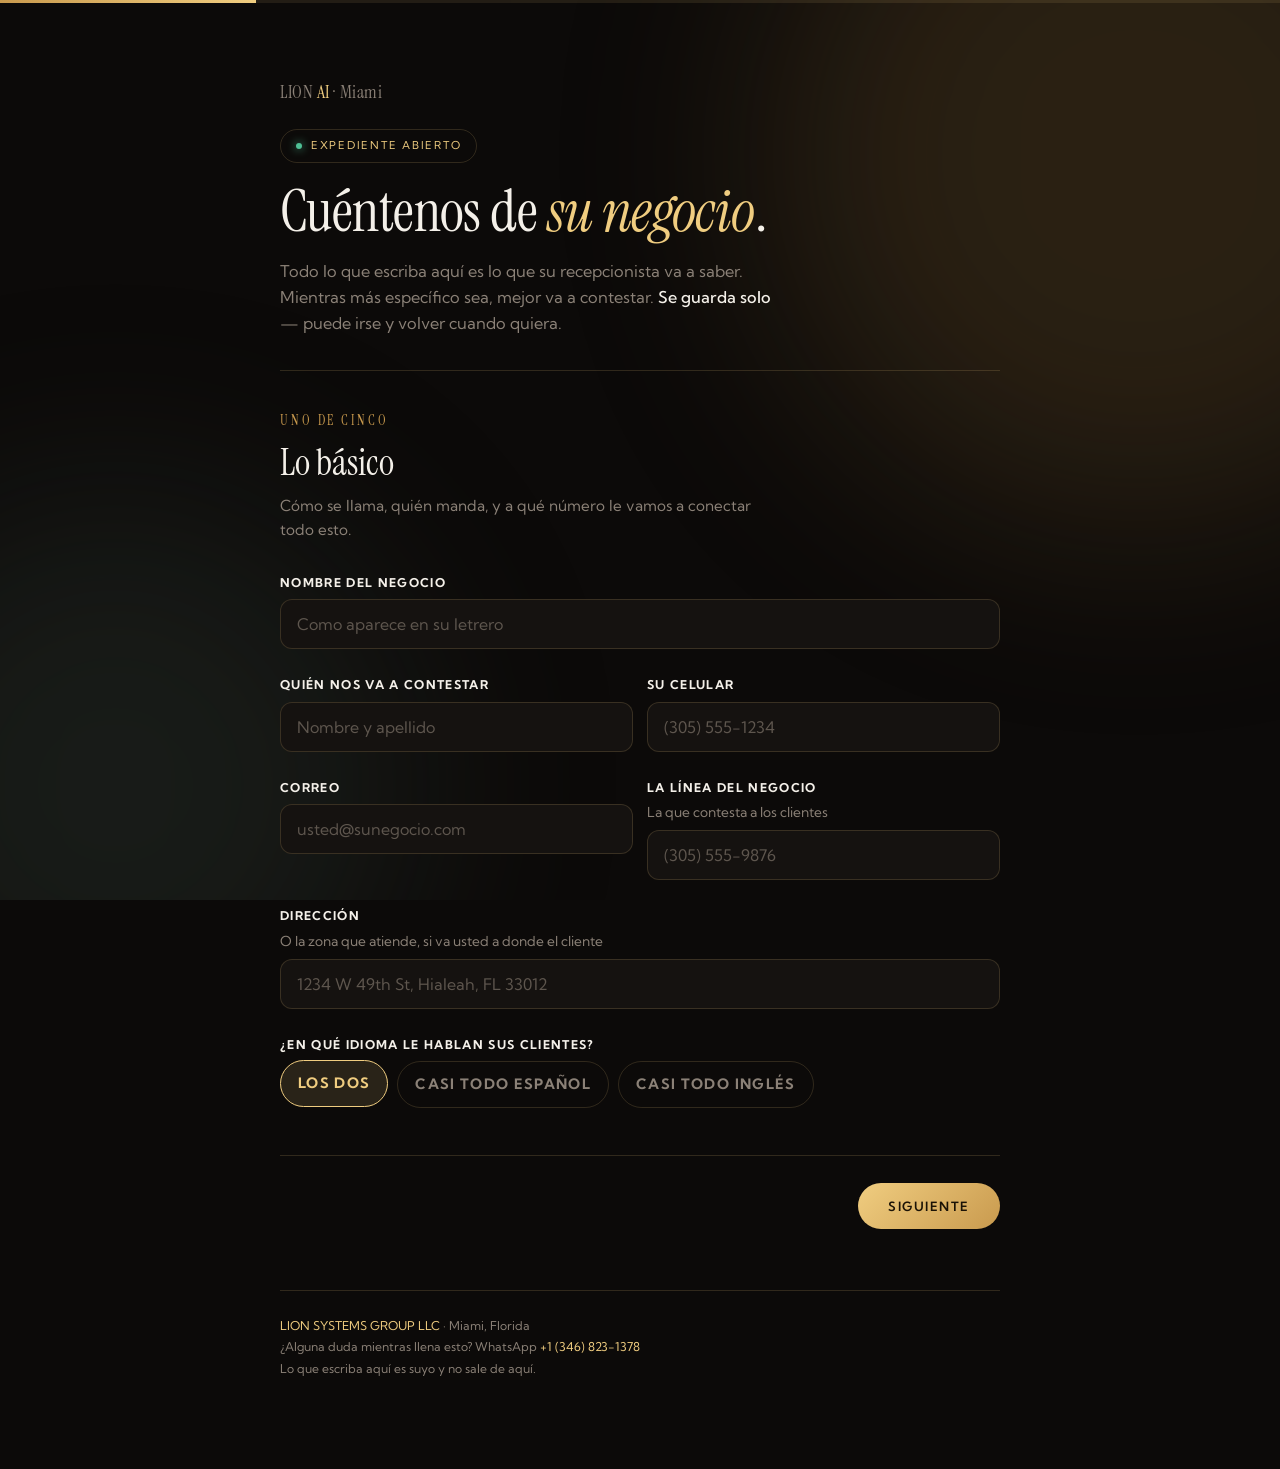
<file: expediente/index.html>
<!doctype html>
<html lang="es">
<head>
<meta charset="utf-8">
<meta name="viewport" content="width=device-width,initial-scale=1">
<title>Su expediente · Lion AI</title>
<meta name="robots" content="noindex,nofollow">
<link rel="preconnect" href="https://fonts.googleapis.com">
<link rel="preconnect" href="https://fonts.gstatic.com" crossorigin>
<link rel="stylesheet" href="https://fonts.googleapis.com/css2?family=Instrument+Serif:ital@0;1&family=Kumbh+Sans:wght@300..700&display=swap">
<style>
:root{
  --ink:#0C0A09; --ink2:#151210; --ink3:#1F1A16; --ink4:#2A231C;
  --bone:#F4F0E9; --mute:#8B8177; --line:rgba(240,205,128,.16);
  --oro:#F0CD80; --oro2:#C99A4E; --verde:#4FBF95; --rojo:#C4544A;
  --serif:'Instrument Serif',Georgia,serif;
  --ui:'Kumbh Sans',-apple-system,BlinkMacSystemFont,sans-serif;
}
*{box-sizing:border-box;margin:0;padding:0;-webkit-tap-highlight-color:transparent}
html{scroll-behavior:smooth}
body{background:var(--ink);color:var(--bone);font-family:var(--ui);font-weight:400;
  min-height:100svh;-webkit-font-smoothing:antialiased;overflow-x:hidden;line-height:1.6}
.aura{position:fixed;inset:0;z-index:0;pointer-events:none;overflow:hidden}
.aura i{position:absolute;border-radius:50%;filter:blur(110px);opacity:.28}
.aura i:nth-child(1){width:58vw;height:58vw;background:#7A5C2E;top:-24%;right:-18%}
.aura i:nth-child(2){width:46vw;height:46vw;background:#3A4A41;bottom:-20%;left:-14%}

/* barra de avance */
.barra{position:fixed;top:0;left:0;right:0;height:3px;background:rgba(240,205,128,.1);z-index:50}
.barra i{display:block;height:100%;width:0;background:linear-gradient(90deg,var(--oro2),var(--oro));
  transition:width .5s cubic-bezier(.4,0,.2,1)}

.envoltura{position:relative;z-index:1;width:min(760px,100%);margin:0 auto;padding:44px 20px 90px}

.marca{font-family:var(--serif);font-size:1.15rem;letter-spacing:.03em;color:var(--mute)}
.marca b{color:var(--oro);font-weight:400}

/* portada */
.portada{padding:34px 0 8px;border-bottom:1px solid var(--line);margin-bottom:38px}
.sello{display:inline-flex;align-items:center;gap:9px;margin:22px 0 18px;padding:7px 15px;
  border:1px solid var(--line);border-radius:99px;font-size:.68rem;letter-spacing:.16em;
  text-transform:uppercase;color:var(--oro)}
.sello::before{content:'';width:6px;height:6px;border-radius:50%;background:var(--verde);
  box-shadow:0 0 10px var(--verde)}
h1{font-family:var(--serif);font-size:clamp(2.3rem,7vw,3.6rem);font-weight:400;
  line-height:1.06;letter-spacing:-.01em;text-wrap:balance;margin-bottom:16px}
h1 i{font-style:italic;color:var(--oro)}
.entrada{color:var(--mute);font-size:1.02rem;max-width:56ch;margin-bottom:26px}
.entrada b{color:var(--bone);font-weight:500}

/* pasos */
.paso{display:none;animation:entra .45s cubic-bezier(.2,.8,.3,1)}
.paso.on{display:block}
@keyframes entra{from{opacity:0;transform:translateY(14px)}to{opacity:1;transform:none}}
.num{font-family:var(--serif);font-size:.9rem;color:var(--oro2);letter-spacing:.2em;
  text-transform:uppercase;margin-bottom:10px}
h2{font-family:var(--serif);font-size:clamp(1.7rem,4.6vw,2.3rem);font-weight:400;
  line-height:1.14;margin-bottom:10px;text-wrap:balance}
.guia{color:var(--mute);font-size:.95rem;max-width:54ch;margin-bottom:30px}

/* campos */
.campo{margin-bottom:26px}
label{display:block;font-size:.76rem;font-weight:700;letter-spacing:.11em;
  text-transform:uppercase;color:var(--bone);margin-bottom:7px}
label s{display:block;text-decoration:none;font-weight:400;letter-spacing:0;
  text-transform:none;color:var(--mute);font-size:.86rem;margin-top:4px}
input,textarea,select{width:100%;background:var(--ink2);color:var(--bone);
  border:1px solid var(--line);border-radius:12px;padding:14px 16px;
  font:400 1rem var(--ui);transition:border-color .25s,box-shadow .25s,background .25s}
textarea{min-height:130px;resize:vertical;line-height:1.65}
input:focus,textarea:focus,select:focus{outline:none;border-color:var(--oro2);
  background:var(--ink3);box-shadow:0 0 0 4px rgba(240,205,128,.09)}
input::placeholder,textarea::placeholder{color:#5E564E}
.duo{display:grid;grid-template-columns:1fr 1fr;gap:14px}
@media(max-width:560px){.duo{grid-template-columns:1fr}}

/* opciones */
.ops{display:flex;flex-wrap:wrap;gap:9px}
.op{position:relative}
.op input{position:absolute;opacity:0;pointer-events:none}
.op span{display:block;padding:11px 17px;border:1px solid var(--line);border-radius:99px;
  font-size:.9rem;cursor:pointer;transition:all .22s cubic-bezier(.34,1.4,.5,1);color:var(--mute)}
.op span:hover{border-color:var(--oro2);color:var(--bone)}
.op input:checked+span{background:rgba(240,205,128,.13);border-color:var(--oro);
  color:var(--oro);transform:translateY(-1px)}
.op input:focus-visible+span{box-shadow:0 0 0 3px rgba(240,205,128,.3)}

/* nota de ayuda */
.ojo{border-left:2px solid var(--oro2);padding:2px 0 2px 15px;margin:-14px 0 26px;
  color:var(--mute);font-size:.88rem;line-height:1.6}
.ojo b{color:var(--oro);font-weight:500}

/* navegación */
.pies{display:flex;gap:12px;align-items:center;margin-top:40px;padding-top:26px;
  border-top:1px solid var(--line)}
button{border:0;border-radius:99px;padding:15px 30px;font:600 .8rem var(--ui);
  letter-spacing:.12em;text-transform:uppercase;cursor:pointer;
  transition:transform .22s cubic-bezier(.34,1.4,.5,1),box-shadow .25s,background .25s}
button:active{transform:scale(.97)}
.sig{background:linear-gradient(135deg,#F0CD80,#C99A4E);color:#1A1206;margin-left:auto}
.sig:hover{transform:translateY(-2px);box-shadow:0 10px 30px rgba(240,205,128,.3)}
.atr{background:transparent;color:var(--mute);border:1px solid var(--line);padding:15px 24px}
.atr:hover{color:var(--bone);border-color:var(--oro2)}
.guardado{font-size:.76rem;color:var(--mute);transition:opacity .4s;opacity:0}
.guardado.on{opacity:1}
.guardado b{color:var(--verde);font-weight:400}

/* cierre */
.listo{display:none;text-align:center;padding:40px 0}
.listo.on{display:block;animation:entra .6s cubic-bezier(.2,.8,.3,1)}
.marca-lista{width:96px;height:96px;margin:0 auto 30px;border-radius:50%;
  background:radial-gradient(circle at 34% 30%,#F5D89A,#C99A4E 46%,#6B4E24 100%);
  display:flex;align-items:center;justify-content:center;font-size:2.6rem;color:#231A0C;
  animation:brote .7s cubic-bezier(.34,1.5,.5,1)}
@keyframes brote{from{transform:scale(.5);opacity:0}to{transform:none;opacity:1}}
.listo p{color:var(--mute);max-width:44ch;margin:0 auto 14px}

.pie{margin-top:60px;padding-top:24px;border-top:1px solid var(--line);
  font-size:.76rem;color:var(--mute);line-height:1.75}
.pie b{color:var(--oro);font-weight:400}
@media(prefers-reduced-motion:reduce){*{animation:none!important;transition:none!important}}
</style>
</head>
<body>
<div class="aura"><i></i><i></i></div>
<div class="barra"><i id="avance"></i></div>

<div class="envoltura">

  <div class="portada">
    <div class="marca">LION <b>AI</b> · Miami</div>
    <div class="sello">Expediente abierto</div>
    <h1>Cuéntenos de <i id="quien">su negocio</i>.</h1>
    <p class="entrada">Todo lo que escriba aquí es lo que su recepcionista va a saber. Mientras
      más específico sea, mejor va a contestar. <b>Se guarda solo</b> — puede irse y volver
      cuando quiera.</p>
  </div>

  <form id="f" autocomplete="on">

  <!-- 1 -->
  <section class="paso on" data-p="1">
    <div class="num">Uno de cinco</div>
    <h2>Lo básico</h2>
    <p class="guia">Cómo se llama, quién manda, y a qué número le vamos a conectar todo esto.</p>

    <div class="campo"><label for="negocio">Nombre del negocio</label>
      <input id="negocio" name="negocio" placeholder="Como aparece en su letrero" required></div>

    <div class="duo">
      <div class="campo"><label for="contacto">Quién nos va a contestar</label>
        <input id="contacto" name="contacto" placeholder="Nombre y apellido"></div>
      <div class="campo"><label for="telefono">Su celular</label>
        <input id="telefono" name="telefono" type="tel" placeholder="(305) 555-1234"></div>
    </div>

    <div class="duo">
      <div class="campo"><label for="email">Correo</label>
        <input id="email" name="email" type="email" placeholder="usted@sunegocio.com"></div>
      <div class="campo"><label for="linea">La línea del negocio<s>La que contesta a los clientes</s></label>
        <input id="linea" name="linea" type="tel" placeholder="(305) 555-9876"></div>
    </div>

    <div class="campo"><label for="direccion">Dirección<s>O la zona que atiende, si va usted a donde el cliente</s></label>
      <input id="direccion" name="direccion" placeholder="1234 W 49th St, Hialeah, FL 33012"></div>

    <div class="campo"><label>¿En qué idioma le hablan sus clientes?</label>
      <div class="ops">
        <label class="op"><input type="radio" name="idiomas" value="Español e inglés" checked><span>Los dos</span></label>
        <label class="op"><input type="radio" name="idiomas" value="Español"><span>Casi todo español</span></label>
        <label class="op"><input type="radio" name="idiomas" value="Inglés"><span>Casi todo inglés</span></label>
      </div>
    </div>
  </section>

  <!-- 2 -->
  <section class="paso" data-p="2">
    <div class="num">Dos de cinco</div>
    <h2>Cuándo está abierto</h2>
    <p class="guia">Su recepcionista trabaja las 24 horas, pero necesita saber cuándo puede
      prometer que hay alguien.</p>

    <div class="campo"><label for="horario">Su horario</label>
      <textarea id="horario" name="horario" placeholder="Lunes a viernes de 9 a 6&#10;Sábados de 10 a 3&#10;Domingos cerrado&#10;&#10;Escríbalo como se lo diría a un cliente."></textarea></div>

    <div class="ojo"><b>Ojo con esto:</b> si un cliente llama un domingo, ella no va a decir
      "estamos cerrados" y colgar. Le toma los datos y le dice cuándo lo llaman. Nunca se
      pierde a nadie por la hora.</div>

    <div class="campo"><label for="agenda">Cuando alguien quiere una cita, ¿qué hace?</label>
      <div class="ops">
        <label class="op"><input type="radio" name="agenda" value="agendar" checked><span>Que la agende ella misma</span></label>
        <label class="op"><input type="radio" name="agenda" value="datos"><span>Que tome los datos y yo llamo</span></label>
        <label class="op"><input type="radio" name="agenda" value="mixto"><span>Depende del caso</span></label>
      </div>
    </div>

    <div class="campo"><label for="transferir">¿Cuándo debe pasarle la llamada a una persona?<s>Y a qué número</s></label>
      <textarea id="transferir" name="transferir" placeholder="Ejemplo: si es una emergencia o si el cliente insiste en hablar con alguien, que me pase la llamada al (305) 555-1234. En horario de oficina nada más."></textarea></div>
  </section>

  <!-- 3 -->
  <section class="paso" data-p="3">
    <div class="num">Tres de cinco</div>
    <h2>Qué vende, y en cuánto</h2>
    <p class="guia">Esta es la parte que más importa. Si un precio queda mal aquí, ella lo va
      a decir mal cien veces.</p>

    <div class="campo"><label for="que_hace">En una frase, ¿qué hace su negocio?</label>
      <input id="que_hace" name="que_hace" placeholder="Vendemos ramos de rosas a domicilio en todo Miami"></div>

    <div class="campo"><label for="servicios">Sus servicios o productos, con precio<s>Uno por línea. Si el precio varía, dígalo así</s></label>
      <textarea id="servicios" name="servicios" style="min-height:210px" placeholder="Limpieza dental — 120 dólares&#10;Blanqueamiento — desde 350&#10;Corona — de 900 a 1,400 según el caso&#10;Consulta de valoración — gratis&#10;&#10;Ponga todo lo que la gente pregunta por teléfono."></textarea></div>

    <div class="duo">
      <div class="campo"><label for="incluye">Qué SÍ va incluido</label>
        <textarea id="incluye" name="incluye" placeholder="La consulta inicial&#10;Las radiografías&#10;El estacionamiento"></textarea></div>
      <div class="campo"><label for="no_incluye">Qué NO va incluido</label>
        <textarea id="no_incluye" name="no_incluye" placeholder="El envío se cobra aparte&#10;Los materiales especiales&#10;La garantía extendida"></textarea></div>
    </div>

    <div class="ojo"><b>Sea duro con esta parte.</b> El error más caro que comete una
      recepcionista de IA es prometer algo gratis que usted cobra. Escriba aquí todo lo que
      un cliente podría asumir que va incluido y no lo está.</div>

    <div class="campo"><label for="promocion">¿Tiene alguna promoción ahora?<s>Con sus condiciones y hasta cuándo</s></label>
      <textarea id="promocion" name="promocion" placeholder="Primera consulta gratis durante septiembre. Solo para clientes nuevos y hay que mencionarla al llamar."></textarea></div>
  </section>

  <!-- 4 -->
  <section class="paso" data-p="4">
    <div class="num">Cuatro de cinco</div>
    <h2>Lo que preguntan siempre</h2>
    <p class="guia">Piense en el teléfono de un martes cualquiera. ¿Qué es lo que la gente
      pregunta una y otra vez?</p>

    <div class="campo"><label for="preguntas">Las preguntas de siempre, con su respuesta</label>
      <textarea id="preguntas" name="preguntas" style="min-height:230px" placeholder="¿Aceptan seguro? — Aceptamos Aetna, Cigna y Delta Dental. Medicaid no.&#10;&#10;¿Hay parqueadero? — Sí, gratis en la parte de atrás.&#10;&#10;¿Atienden niños? — Desde los 5 años.&#10;&#10;¿Cuánto se demora? — Una limpieza normal, unos 45 minutos.&#10;&#10;Escriba todas las que se le ocurran. Cada una es una llamada que ella resuelve sin molestarlo."></textarea></div>

    <div class="campo"><label for="nunca">Qué NO debe decir ni hacer nunca</label>
      <textarea id="nunca" name="nunca" placeholder="Nunca dar un diagnóstico&#10;Nunca prometer una fecha sin confirmarme&#10;Nunca hablar mal de la competencia&#10;Nunca dar descuentos por su cuenta"></textarea></div>

    <div class="ojo"><b>Esta lista lo protege.</b> Todo lo que escriba aquí queda prohibido
      para ella, sin excepción. Si hay algo que le da miedo que un empleado nuevo diga,
      escríbalo aquí.</div>
  </section>

  <!-- 5 -->
  <section class="paso" data-p="5">
    <div class="num">Cinco de cinco</div>
    <h2>Cómo debe sonar</h2>
    <p class="guia">Ella va a ser la primera voz que escuche un cliente suyo. Vamos a hacer
      que suene como usted.</p>

    <div class="campo"><label>El trato con sus clientes es más bien…</label>
      <div class="ops">
        <label class="op"><input type="radio" name="tono" value="cercano" checked><span>Cercano, de tú</span></label>
        <label class="op"><input type="radio" name="tono" value="respetuoso"><span>De usted, respetuoso</span></label>
        <label class="op"><input type="radio" name="tono" value="profesional"><span>Profesional y directo</span></label>
        <label class="op"><input type="radio" name="tono" value="calido"><span>Muy cálido, familiar</span></label>
      </div>
    </div>

    <div class="campo"><label for="saludo">¿Cómo quiere que conteste el teléfono?<s>La primera frase, palabra por palabra</s></label>
      <input id="saludo" name="saludo" placeholder="Gaby Flowers, buenas tardes, ¿en qué le puedo ayudar?"></div>

    <div class="campo"><label for="competencia">¿Contra quién compite?<s>Nombres o páginas, si los sabe</s></label>
      <textarea id="competencia" name="competencia" placeholder="Nos comparan con la floristería de la 49 y con una que trabaja por Instagram."></textarea></div>

    <div class="campo"><label for="algo_mas">¿Algo más que debamos saber?</label>
      <textarea id="algo_mas" name="algo_mas" placeholder="Lo que sea. Manías, historias, cosas que solo usted sabe de su negocio."></textarea></div>
  </section>

  </form>

  <div class="pies" id="pies">
    <button type="button" class="atr" id="atras" style="visibility:hidden">Atrás</button>
    <span class="guardado" id="guardado"><b>✓</b> guardado</span>
    <button type="button" class="sig" id="siguiente">Siguiente</button>
  </div>

  <div class="listo" id="listo">
    <div class="marca-lista">🦁</div>
    <h2>Listo. Ya tenemos lo que necesitábamos.</h2>
    <p>Su recepcionista entra en construcción hoy mismo.</p>
    <p>En los próximos días lo llamamos para que la escuche antes que nadie — y si algo no
      suena como usted, se cambia ahí mismo.</p>
  </div>

  <div class="pie">
    <b>LION SYSTEMS GROUP LLC</b> · Miami, Florida<br>
    ¿Alguna duda mientras llena esto? WhatsApp <b>+1 (346) 823-1378</b><br>
    Lo que escriba aquí es suyo y no sale de aquí.
  </div>
</div>

<script>
(function(){
  var W='https://lion-ai.resonant-shroud-af6.workers.dev';
  var params=new URLSearchParams(location.search);
  var CLI=(params.get('c')||'').toLowerCase().replace(/[^a-z0-9-]/g,'');
  var LS='expedienteLion:'+(CLI||'demo');
  var pasos=[].slice.call(document.querySelectorAll('.paso'));
  var n=0, tGuarda=null;
  var $=function(i){return document.getElementById(i);};

  if(params.get('n')) $('quien').textContent=params.get('n');

  /* ---- recordar lo escrito ---- */
  function datos(){
    var d={cliente:CLI};
    [].slice.call(document.querySelectorAll('#f [name]')).forEach(function(e){
      if(e.type==='radio'){ if(e.checked) d[e.name]=e.value; }
      else d[e.name]=e.value;
    });
    return d;
  }
  function repone(){
    var g; try{ g=JSON.parse(localStorage.getItem(LS)||'{}'); }catch(e){ g={}; }
    Object.keys(g).forEach(function(k){
      var e=document.querySelector('#f [name="'+k+'"]');
      if(!e) return;
      if(e.type==='radio'){
        var r=document.querySelector('#f [name="'+k+'"][value="'+g[k]+'"]');
        if(r) r.checked=true;
      } else e.value=g[k];
    });
    if(g.negocio) $('quien').textContent=g.negocio;
  }
  function avisa(){
    var g=$('guardado'); g.classList.add('on');
    clearTimeout(avisa.t); avisa.t=setTimeout(function(){ g.classList.remove('on'); },2200);
  }
  function guarda(completo){
    var d=datos();
    try{ localStorage.setItem(LS,JSON.stringify(d)); }catch(e){}
    if(!CLI) { avisa(); return Promise.resolve(); }
    d.completo=!!completo;
    return fetch(W+'/expediente',{method:'POST',headers:{'Content-Type':'application/json'},
      body:JSON.stringify(d)}).then(function(){ avisa(); }).catch(function(){ avisa(); });
  }

  document.getElementById('f').addEventListener('input',function(e){
    if(e.target.name==='negocio'&&e.target.value.trim()) $('quien').textContent=e.target.value.trim();
    clearTimeout(tGuarda); tGuarda=setTimeout(function(){ guarda(false); },1400);
  });
  document.getElementById('f').addEventListener('change',function(){
    clearTimeout(tGuarda); tGuarda=setTimeout(function(){ guarda(false); },600);
  });

  /* ---- avanzar ---- */
  function pinta(){
    pasos.forEach(function(p,i){ p.classList.toggle('on',i===n); });
    $('avance').style.width=((n+1)/pasos.length*100)+'%';
    $('atras').style.visibility = n===0 ? 'hidden' : 'visible';
    $('siguiente').textContent = n===pasos.length-1 ? 'Entregar expediente' : 'Siguiente';
    window.scrollTo({top:0,behavior:'smooth'});
  }
  $('siguiente').onclick=function(){
    if(n===0){
      var neg=document.getElementById('negocio');
      if(!neg.value.trim()){ neg.focus(); neg.style.borderColor='#C4544A'; return; }
    }
    if(n<pasos.length-1){ n++; guarda(false); pinta(); return; }
    /* último paso */
    var b=this; b.disabled=true; b.textContent='Entregando…';
    guarda(true).then(function(){
      document.getElementById('f').style.display='none';
      $('pies').style.display='none';
      $('listo').classList.add('on');
      $('avance').style.width='100%';
      window.scrollTo({top:0,behavior:'smooth'});
    });
  };
  $('atras').onclick=function(){ if(n>0){ n--; pinta(); } };

  repone(); pinta();
})();
</script>
</body>
</html>
</file>
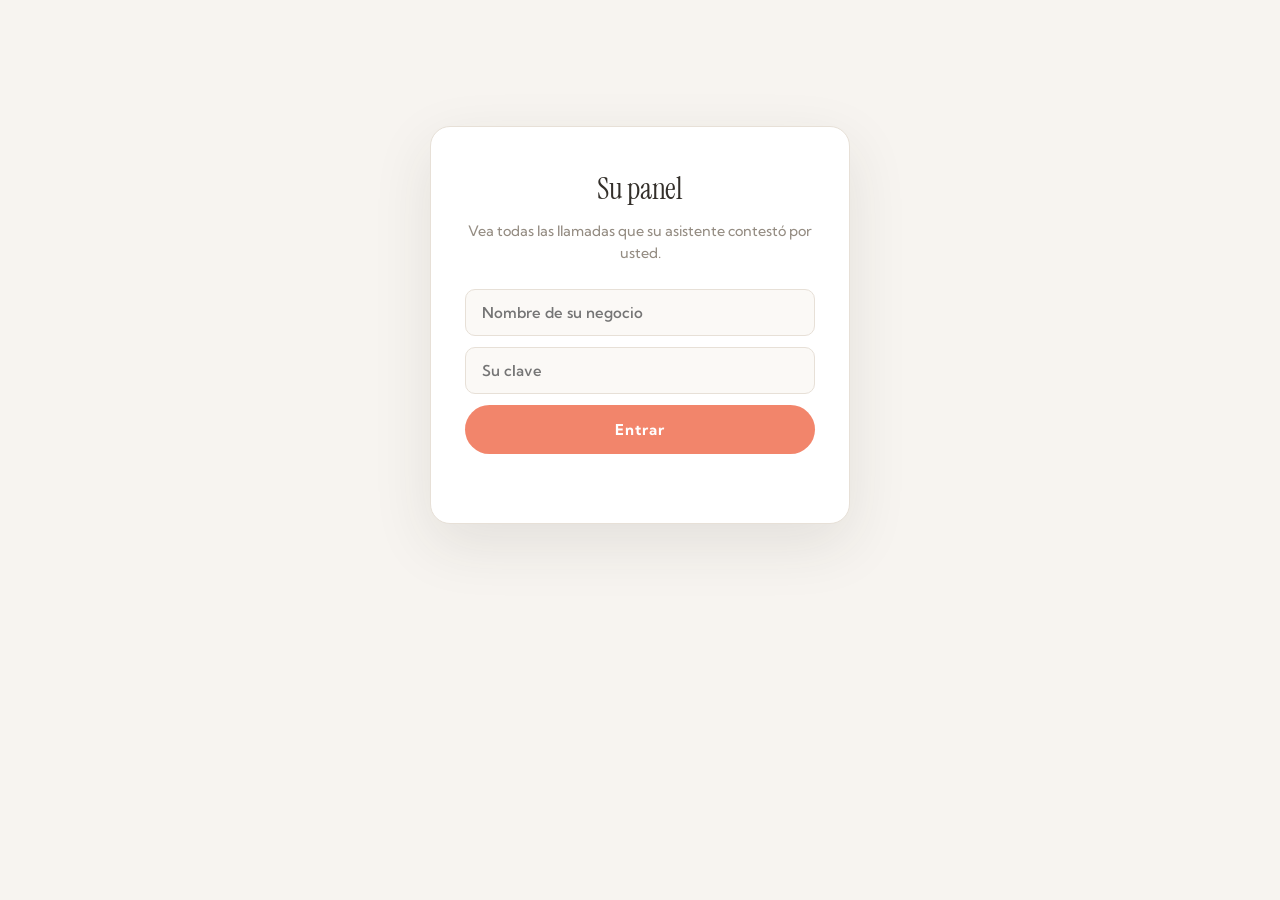
<file: panel/index.html>
<!doctype html>
<html lang="es">
<head>
<meta charset="utf-8">
<meta name="viewport" content="width=device-width,initial-scale=1">
<title>Panel · Lion AI</title>
<meta name="robots" content="noindex,nofollow">
<link rel="preconnect" href="https://fonts.googleapis.com">
<link rel="preconnect" href="https://fonts.gstatic.com" crossorigin>
<link rel="stylesheet" href="https://fonts.googleapis.com/css2?family=Instrument+Serif&family=Kumbh+Sans:wght@300..700&display=swap">
<style>
:root{
  --bg:#F7F4F0; --sup:#FFF; --sup2:#FBF9F6; --sup3:#F2EDE7;
  --tinta:#332F2A; --tinta2:#5A544C; --mute:#948C82; --line:#E7E0D7;
  --coral:#F2856B; --coral-sw:#FDE3DC; --menta:#4FBF95; --menta-sw:#DCF3EA;
  --durazno:#F2A65A; --durazno-sw:#FDEBD6; --cielo:#5FA8D3; --cielo-sw:#DEEDF7;
  --oro:#C2925A;
  --serif:'Instrument Serif',Georgia,serif;
  --ui:'Kumbh Sans',-apple-system,BlinkMacSystemFont,sans-serif;
  --curva:cubic-bezier(.34,1.4,.5,1); --suave:cubic-bezier(.16,1,.3,1);
}
*{box-sizing:border-box;margin:0;padding:0;-webkit-tap-highlight-color:transparent}
body{background:var(--bg);color:var(--tinta);font-family:var(--ui);font-weight:450;
  font-size:15px;line-height:1.55;-webkit-font-smoothing:antialiased}
h1,h2,h3{font-family:var(--serif);font-weight:400;letter-spacing:-.01em}
button{font-family:inherit;font-size:inherit;color:inherit;cursor:pointer}

header{background:rgba(247,244,240,.9);backdrop-filter:blur(16px);border-bottom:1px solid var(--line);
  position:sticky;top:0;z-index:30;box-shadow:0 1px 12px rgba(51,47,42,.04)}
.top{max-width:1180px;margin:0 auto;padding:16px 22px;display:flex;align-items:center;gap:16px;flex-wrap:wrap}
.logo{font-family:var(--serif);font-size:1.3rem;font-weight:500}
.logo i{font-style:normal;color:var(--oro)}
.negocio{margin-left:auto;font-size:.86rem;font-weight:600;color:var(--tinta2)}
.negocio b{display:block;font-size:.66rem;font-weight:700;letter-spacing:.11em;
  text-transform:uppercase;color:var(--mute)}
.refrescar{background:var(--sup);border:1.5px solid var(--line);border-radius:9px;padding:9px 15px;
  font-size:.79rem;font-weight:600;transition:.22s var(--curva)}
.refrescar:hover{border-color:var(--coral);color:var(--coral);transform:translateY(-2px)}

main{max-width:1180px;margin:0 auto;padding:24px 22px 60px}

/* métricas */
.mets{display:grid;grid-template-columns:repeat(auto-fit,minmax(168px,1fr));gap:14px;margin-bottom:26px}
.met{background:var(--sup);border:1px solid var(--line);border-radius:15px;padding:20px 22px;
  transition:.3s var(--suave);animation:entra .45s var(--suave) both;box-shadow:0 1px 3px rgba(51,47,42,.04)}
.met:hover{transform:translateY(-3px);box-shadow:0 10px 26px rgba(51,47,42,.09)}
.met b{display:block;font-family:var(--serif);font-size:2.6rem;line-height:1;color:var(--tinta)}
.met.v b{color:var(--menta)} .met.a b{color:var(--durazno)} .met.c b{color:var(--coral)}
.met span{display:block;margin-top:8px;font-size:.68rem;font-weight:700;letter-spacing:.1em;
  text-transform:uppercase;color:var(--mute)}
@keyframes entra{from{opacity:0;transform:translateY(16px)}to{opacity:1;transform:none}}

h2.sec{font-size:1.5rem;margin:0 0 16px}
.ll .acc{gap:9px}
.vacio{background:var(--sup);border:1px dashed var(--line);border-radius:15px;padding:52px 24px;
  text-align:center;color:var(--mute)}
.vacio b{display:block;font-family:var(--serif);font-size:1.35rem;color:var(--tinta);margin-bottom:7px}

/* llamadas */
.lista{display:flex;flex-direction:column;gap:11px}
.ll{background:var(--sup);border:1px solid var(--line);border-radius:15px;padding:18px 20px;
  transition:.28s var(--suave);animation:entra .4s var(--suave) both;box-shadow:0 1px 3px rgba(51,47,42,.04)}
.ll:hover{border-color:var(--coral);transform:translateY(-2px);box-shadow:0 8px 22px rgba(51,47,42,.08)}
.ll .cab{display:flex;align-items:flex-start;gap:13px;flex-wrap:wrap}
.ll .quien{flex:1;min-width:190px}
.ll .nm{font-size:1.06rem;font-weight:650;line-height:1.25}
.ll .tel{font-size:.86rem;font-weight:600;color:var(--coral);font-variant-numeric:tabular-nums;margin-top:2px}
.ll .cuando{font-size:.76rem;font-weight:550;color:var(--mute);margin-top:3px}
.eti{display:inline-flex;align-items:center;gap:5px;padding:5px 11px;border-radius:99px;
  font-size:.7rem;font-weight:700;white-space:nowrap}
.eti.cita{background:var(--menta-sw);color:#2E8B67}
.eti.urg{background:var(--coral-sw);color:#C2503A}
.eti.fuera{background:var(--durazno-sw);color:#B06B22}
.ll .res{margin-top:12px;font-size:.9rem;font-weight:500;color:var(--tinta2);line-height:1.55}
.ll .acc{display:flex;gap:9px;margin-top:15px;flex-wrap:wrap}
.ll .acc a,.ll .acc button{border:1.5px solid var(--line);background:var(--sup2);border-radius:9px;
  padding:9px 15px;font-size:.79rem;font-weight:650;text-decoration:none;color:var(--tinta);
  transition:.22s var(--curva);display:inline-flex;align-items:center;gap:6px}
.ll .acc a.dev{background:var(--menta);border-color:var(--menta);color:#fff}
.ll .acc a.dev:hover{transform:translateY(-2px);box-shadow:0 6px 16px rgba(79,191,149,.34)}
.ll .acc button:hover{border-color:var(--coral);color:var(--coral);transform:translateY(-2px)}
.ll .tr{margin-top:14px;padding-top:14px;border-top:1px solid var(--line);display:none;
  max-height:340px;overflow-y:auto;flex-direction:column;gap:8px}
.ll .tr.on{display:flex}
.tl{max-width:86%;padding:10px 14px;border-radius:13px;font-size:.86rem;line-height:1.5}
.tl.a{background:var(--coral-sw);align-self:flex-start}
.tl.u{background:var(--cielo-sw);align-self:flex-end}
.tl b{display:block;font-size:.6rem;font-weight:700;letter-spacing:.13em;text-transform:uppercase;
  opacity:.6;margin-bottom:3px}

/* pedido */
.pedido{margin-top:14px;display:grid;grid-template-columns:repeat(auto-fit,minmax(210px,1fr));
  gap:1px;background:var(--line);border:1px solid var(--line);border-radius:11px;overflow:hidden}
.pedido .fila{background:var(--sup2);padding:11px 14px}
.pedido .fila b{display:block;font-size:.62rem;font-weight:700;letter-spacing:.12em;
  text-transform:uppercase;color:var(--mute);margin-bottom:3px}
.pedido .fila span{font-size:.92rem;font-weight:600;color:var(--tinta);line-height:1.4}
.eti.promo{background:#FFF0C9;color:#9A6B12}
.eti.chat{background:var(--cielo-sw);color:#2E6E96}
.eti.sorp{background:var(--lavanda-sw,#EAE4F7);color:#6B52A8}
.ll .acc a.wa{background:#25D366;border-color:#25D366;color:#05230F}
.ll .acc a.wa:hover{transform:translateY(-2px);box-shadow:0 6px 16px rgba(37,211,102,.36)}

/* entrada */
#entrar{max-width:420px;margin:14vh auto;background:var(--sup);border:1px solid var(--line);
  border-radius:20px;padding:38px 34px;text-align:center;box-shadow:0 20px 60px rgba(51,47,42,.1)}
#entrar h1{font-size:1.9rem;margin-bottom:8px}
#entrar p{color:var(--mute);font-size:.9rem;margin-bottom:24px}
#entrar input{width:100%;background:var(--sup2);border:1.5px solid var(--line);border-radius:10px;
  padding:13px 16px;font-weight:550;outline:none;margin-bottom:11px;font-family:inherit;font-size:15px}
#entrar input:focus{border-color:var(--coral);box-shadow:0 0 0 4px var(--coral-sw)}
#entrar button{width:100%;background:var(--coral);border:0;color:#fff;border-radius:99px;
  padding:15px;font-weight:700;letter-spacing:.06em;transition:.24s var(--curva)}
#entrar button:hover{transform:translateY(-2px);box-shadow:0 10px 26px rgba(242,133,107,.34)}
.err{color:#C2503A;font-size:.85rem;font-weight:600;margin-top:11px;min-height:20px}
.oculto{display:none!important}
@media(prefers-reduced-motion:reduce){*{animation:none!important;transition:none!important}}
</style>
</head>
<body>

<div id="entrar">
  <h1>Su panel</h1>
  <p>Vea todas las llamadas que su asistente contestó por usted.</p>
  <input id="cli" placeholder="Nombre de su negocio" autocomplete="off">
  <input id="clv" type="password" placeholder="Su clave" autocomplete="current-password">
  <button id="btnEntrar">Entrar</button>
  <div class="err" id="errEntrar"></div>
</div>

<div id="app" class="oculto">
  <header>
    <div class="top">
      <div class="logo">LION <i>AI</i></div>
      <div class="negocio"><b>Panel de</b><span id="nomNegocio">—</span></div>
      <button class="refrescar" id="btnRef">↻ Actualizar</button>
      <button class="refrescar" id="btnSalir">Salir</button>
    </div>
  </header>

  <main>
    <div class="mets" id="mets"></div>
    <h2 class="sec">Pedidos y llamadas</h2>
    <div class="lista" id="lista"></div>
  </main>
</div>

<script>
const W='https://lion-ai.resonant-shroud-af6.workers.dev';
const $=id=>document.getElementById(id);
let CLI='', CLV='';

const slug=s=>String(s||'').toLowerCase().normalize('NFD').replace(/[̀-ͯ]/g,'')
  .replace(/[^a-z0-9]+/g,'-').replace(/^-|-$/g,'').slice(0,40);
const esc=t=>{const d=document.createElement('div');d.textContent=t==null?'':t;return d.innerHTML;};
const tel=t=>{const n=String(t||'').replace(/\D/g,'').slice(-10);
  return n.length===10?`(${n.slice(0,3)}) ${n.slice(3,6)}-${n.slice(6)}`:(t||'—');};

function cuando(ms){
  if(!ms) return '';
  const d=new Date(ms), h=new Date(); h.setHours(0,0,0,0);
  const dif=Math.floor((h-new Date(d).setHours(0,0,0,0))/86400000);
  const hora=d.toLocaleTimeString('es',{hour:'2-digit',minute:'2-digit'});
  if(dif===0) return 'Hoy · '+hora;
  if(dif===1) return 'Ayer · '+hora;
  return d.toLocaleDateString('es',{day:'numeric',month:'short'})+' · '+hora;
}
function dur(s){ return s>=60 ? Math.floor(s/60)+' min '+(s%60)+' s' : (s||0)+' s'; }

async function cargar(){
  try{
    const [r,l]=await Promise.all([
      fetch(`${W}/resumen?cliente=${CLI}`).then(x=>x.json()),
      fetch(`${W}/datos?cliente=${CLI}&tipo=llamada&limite=60`).then(x=>x.json())
    ]);
    pintaMets(r); pintaLista(l.items||[]);
  }catch(e){ console.error(e); }
}

function pintaMets(r){
  /* el Worker manda las métricas que le tocan a este negocio.
     Una floristería mide pedidos; una clínica, citas. */
  const m = (r.mets && r.mets.length) ? r.mets : [
    {v:r.llamadas_mes||0, t:'Llamadas este mes'},
    {v:r.minutos||0,      t:'Minutos usados', c:'c'}
  ];
  const c=$('mets'); c.innerHTML='';
  m.forEach((x,i)=>{
    const d=document.createElement('div');
    d.className='met '+(x.c||''); d.style.animationDelay=(i*60)+'ms';
    d.innerHTML='<b>0</b><span></span>';
    d.querySelector('span').textContent=x.t;
    c.appendChild(d);
    const b=d.querySelector('b'); let t0=null;
    const paso=t=>{ if(!t0)t0=t; const p=Math.min(1,(t-t0)/700), e=1-Math.pow(1-p,3);
      b.textContent=Math.round((x.v||0)*e); if(p<1) requestAnimationFrame(paso); };
    setTimeout(()=>requestAnimationFrame(paso),80+i*60);
  });
}

function pintaLista(items){
  const c=$('lista'); c.innerHTML='';
  if(!items.length){
    c.innerHTML='<div class="vacio"><b>Todavía no hay llamadas</b>En cuanto alguien llame y usted no alcance a contestar, aparecerá aquí.</div>';
    return;
  }
  items.forEach((it,i)=>{
    const d=it.datos||{};
    const h=new Date(it.inicio||0).getHours();
    const fuera=(h<9||h>=18);
    const el=document.createElement('article');
    el.className='ll'; el.style.animationDelay=Math.min(i*45,400)+'ms';
    const esPedido=!!(d.producto||d.color);
    const etis=[
      (it.agendo && !esPedido)?'<span class="eti cita">✓ Agendó cita</span>':'',
      (esPedido && d.promocion)?'<span class="eti cita">Promoción</span>':'',
      d.urgente?'<span class="eti urg">Urgente</span>':'',
      (fuera && !esPedido)?'<span class="eti fuera">Fuera de horario</span>':''
    ].join('');
    const numero=d.telefono||it.de||'';
    const wa=String(numero).replace(/\D/g,'').slice(-10);
    if(esPedido){
      const filas=[
        ['Ramo', d.producto],
        ['Color', d.color],
        ['Para', d.fecha_entrega],
        ['Entrega', d.entrega_o_recoge==='recoge'?'Recoge en el local':(d.entrega_o_recoge==='entrega'?'A domicilio':'')],
        ['Dirección', d.direccion_completa],
        ['Tarjeta', d.mensaje_tarjeta],
        ['Banda', d.banda_personalizada?'Sí, personalizada':''],
        ['Extras', d.extras]
      ].filter(x=>x[1]&&String(x[1]).trim()&&String(x[1]).toLowerCase()!=='null');
      el.innerHTML=`
        <div class="cab">
          <div class="quien">
            <div class="nm">${esc(d.nombre||'Sin nombre')}</div>
            <div class="tel">${tel(numero)}</div>
            <div class="cuando">${cuando(it.inicio)} · ${dur(it.segundos)}</div>
          </div>
          <div>
            ${d.promocion?'<span class="eti promo">★ Promo septiembre · $150</span>':''}
            ${d.espera_chat?'<span class="eti chat">Manda datos por chat</span>':''}
            ${d.urgente?'<span class="eti urg">Urgente</span>':''}
            ${d.es_sorpresa?'<span class="eti sorp">Sorpresa</span>':''}
          </div>
        </div>
        <div class="pedido">
          ${filas.map(f=>`<div class="fila"><b>${f[0]}</b><span>${esc(f[1])}</span></div>`).join('')}
        </div>
        ${it.resumen?`<div class="res">${esc(it.resumen)}</div>`:''}
        <div class="acc">
          ${wa?`<a class="wa" href="https://wa.me/1${wa}" target="_blank" rel="noopener">💬 Escribirle por WhatsApp</a>`:''}
          ${wa?`<a class="dev" href="tel:+1${wa}">📞 Llamar</a>`:''}
          ${it.transcripcion?'<button class="ver">Ver la conversación</button>':''}
        </div>
        <div class="tr"></div>`;
      const b2=el.querySelector('.ver'), t2=el.querySelector('.tr');
      if(b2) b2.onclick=()=>verTr(it,b2,t2);
      c.appendChild(el);
      return;
    }
    el.innerHTML=`
      <div class="cab">
        <div class="quien">
          <div class="nm">${esc(d.nombre||'Sin nombre')}</div>
          <div class="tel">${tel(numero)}</div>
          <div class="cuando">${cuando(it.inicio)} · ${dur(it.segundos)}</div>
        </div>
        <div>${etis}</div>
      </div>
      ${it.resumen?`<div class="res">${esc(it.resumen)}</div>`:''}
      <div class="acc">
        ${numero?`<a class="dev" href="tel:+1${String(numero).replace(/\D/g,'').slice(-10)}">📞 Devolver la llamada</a>`:''}
        ${numero?`<a href="sms:+1${String(numero).replace(/\D/g,'').slice(-10)}">Enviar texto</a>`:''}
        ${it.transcripcion?'<button class="ver">Ver la conversación</button>':''}
      </div>
      <div class="tr"></div>`;
    const btn=el.querySelector('.ver'), tr=el.querySelector('.tr');
    if(btn) btn.onclick=()=>verTr(it,btn,tr);
    c.appendChild(el);
  });
}

function verTr(it,btn,tr){
  {
      if(tr.classList.contains('on')){ tr.classList.remove('on'); btn.textContent='Ver la conversación'; return; }
      tr.innerHTML='';
      String(it.transcripcion||'').split('\n').filter(Boolean).forEach(li=>{
        const esAg=/^(agent|agente|val)\s*:/i.test(li);
        const txt=li.replace(/^[^:]{0,12}:\s*/,'');
        const b=document.createElement('div');
        b.className='tl '+(esAg?'a':'u');
        b.innerHTML=`<b>${esAg?'Su asistente':'Quien llamó'}</b>`;
        b.appendChild(document.createTextNode(txt));
        tr.appendChild(b);
      });
      tr.classList.add('on'); btn.textContent='Ocultar';
  }
}

$('btnEntrar').onclick=async()=>{
  const n=$('cli').value.trim(), k=$('clv').value.trim();
  if(!n){ $('errEntrar').textContent='Escriba el nombre de su negocio'; return; }
  $('errEntrar').textContent='';
  CLI=slug(n); CLV=k;
  try{
    const r=await fetch(`${W}/acceso?cliente=${CLI}&clave=${encodeURIComponent(k)}`).then(x=>x.json());
    if(!r.ok){ $('errEntrar').textContent=r.error==='clave'?'Clave incorrecta':'No encontramos ese negocio'; return; }
    if(r.slug) CLI=r.slug;                       /* usa el identificador real */
    $('nomNegocio').textContent=r.nombre||n;
    localStorage.setItem('lionPanel',JSON.stringify({c:CLI,k:CLV,n:r.nombre||n}));
    $('entrar').classList.add('oculto'); $('app').classList.remove('oculto');
    cargar();
  }catch(e){ $('errEntrar').textContent='No se pudo conectar. Intente de nuevo.'; }
};
$('clv').addEventListener('keydown',e=>{ if(e.key==='Enter') $('btnEntrar').click(); });
$('cli').addEventListener('keydown',e=>{ if(e.key==='Enter') $('clv').focus(); });
$('btnRef').onclick=cargar;
$('btnSalir').onclick=()=>{ localStorage.removeItem('lionPanel'); location.href=location.pathname; };

/* enlace directo: /panel/?c=gaby-flowers deja el negocio puesto */
(function paramCliente(){
  const p=new URLSearchParams(location.search), c=p.get('c'), k=p.get('k');
  if(c){ $('cli').value=c.replace(/-/g,' ').replace(/\b\w/g,m=>m.toUpperCase()); $('clv').focus(); }
  if(c&&k){ $('clv').value=k; setTimeout(()=>$('btnEntrar').click(),200); }
})();

/* si ya entró antes, no vuelve a pedir clave */
try{
  const g=JSON.parse(localStorage.getItem('lionPanel')||'null');
  if(g&&g.c){ CLI=g.c; CLV=g.k; $('nomNegocio').textContent=g.n;
    $('entrar').classList.add('oculto'); $('app').classList.remove('oculto'); cargar(); }
}catch(e){}
setInterval(()=>{ if(CLI&&!$('app').classList.contains('oculto')) cargar(); },60000);
</script>
</body>
</html>
</file>
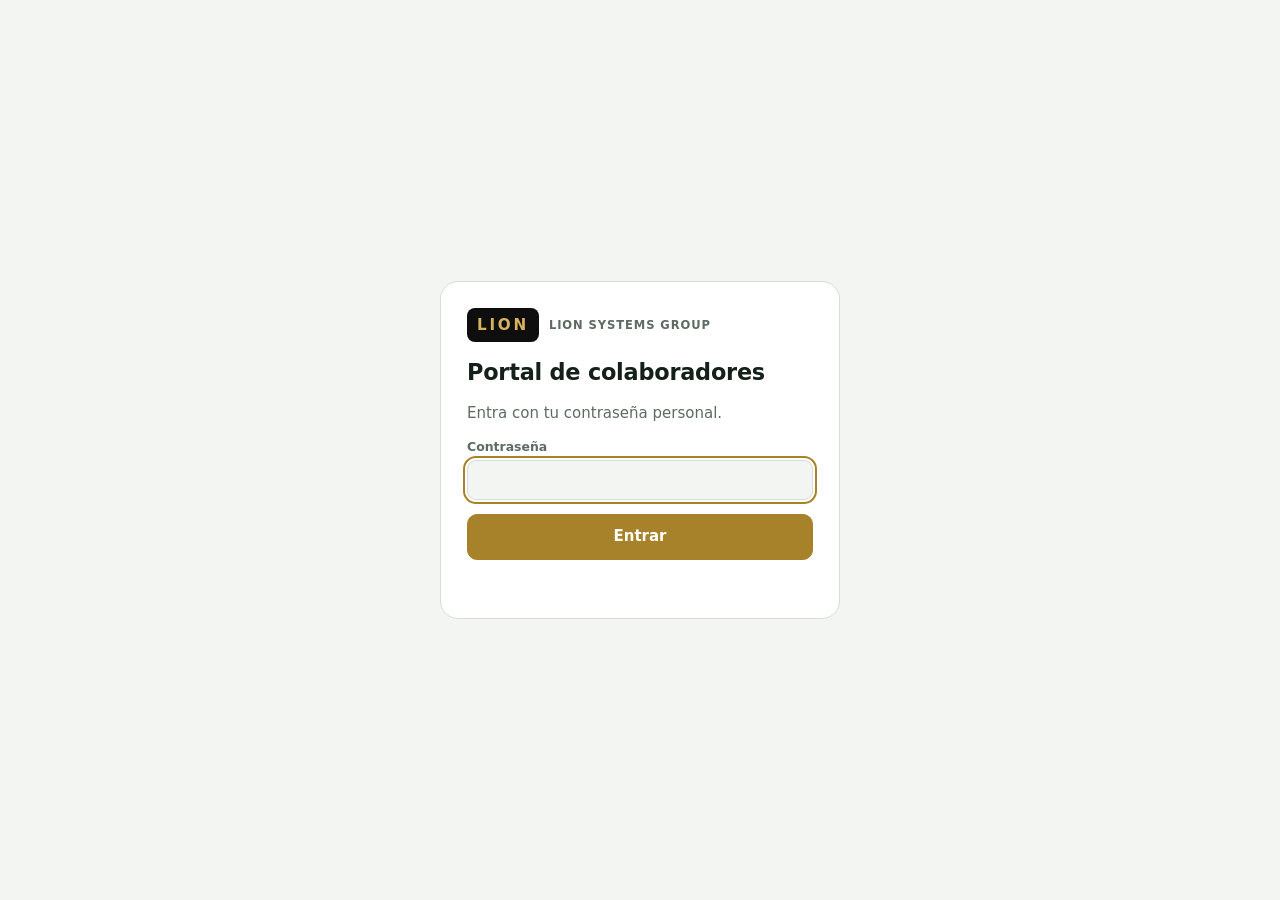
<file: portal/index.html>
<!doctype html>
<html lang="es">
<head>
<meta charset="utf-8">
<meta http-equiv="Content-Security-Policy" content="default-src 'self'; script-src 'self'; style-src 'self' 'unsafe-inline' https://fonts.googleapis.com; font-src https://fonts.gstatic.com; img-src 'self' blob: data:; connect-src 'self' https://lion-portal.lionsystems.workers.dev https://n8n.n8nainueva.com; worker-src 'self' blob:; base-uri 'none'; form-action 'self'; object-src 'none'">
<meta name="viewport" content="width=device-width,initial-scale=1,viewport-fit=cover">
<meta name="robots" content="noindex,nofollow">
<meta name="referrer" content="no-referrer">
<title>Portal Lion</title>
<link rel="preconnect" href="https://fonts.googleapis.com">
<link rel="stylesheet" href="https://fonts.googleapis.com/css2?family=Bricolage+Grotesque:opsz,wght@12..96,600;12..96,700&family=Figtree:wght@400;500;600;700&family=JetBrains+Mono:wght@500;600&display=swap">
<link rel="stylesheet" href="/portal/portal.css?v=9e1ba4bc">
</head>
<body>

<!-- Entrada -->
<section id="login" class="login" hidden>
  <form id="loginForm" class="login-card" autocomplete="on">
    <div class="login-brand"><span class="lion-mark" aria-hidden="true">LION</span><span class="lbl">Lion Systems Group</span></div>
    <h1>Portal de colaboradores</h1>
    <p class="muted">Entra con tu contraseña personal.</p>
    <input type="text" name="username" autocomplete="username" value="colaborador" hidden aria-hidden="true">
    <div class="fld"><label for="pw">Contraseña</label><input id="pw" name="password" type="password" autocomplete="current-password" required minlength="6" maxlength="200"></div>
    <button class="btn pri" type="submit" id="loginBtn">Entrar</button>
    <p class="login-err" id="loginErr" role="alert"></p>
  </form>
</section>

<!-- Panel del administrador -->
<section id="adminApp" hidden></section>

<!-- Portal del colaborador (igual al original) -->
<section id="portalApp" hidden>
<div id="adminBar" class="adminbar" hidden></div>
<header class="top">
  <div class="wrap">
    <div class="brand">
      <span class="lbl">Lion Systems Group</span>
      <h1 id="ptTitle">Portal</h1>
      <span class="muted" id="ptWho" style="font-size:.85rem"></span>
    </div>
    <div class="clock">
      <div><div class="lbl" id="tzLbl">Hora</div><div class="t" id="clk">--:--</div></div>
      <div class="shift">
        <span class="pill" id="shiftPill"><span class="dot"></span><span id="shiftTxt">Fuera de turno</span></span>
        <button class="btn pri" id="shiftBtn" type="button">Empezar turno</button>
      </div>
      <button class="btn sm ghost" id="logoutBtn" type="button" title="Salir">Salir</button>
    </div>
  </div>
  <div class="wrap"><nav class="tabs" role="tablist" id="tabs"></nav></div>
</header>
<main><div class="wrap" id="view"><div class="empty">Cargando tu información…</div></div></main>
<div id="layer"></div>
</section>

<script src="/portal/vendor/Sortable.min.js"></script>
<script src="/portal/config.js"></script>
<script src="/portal/shim.js?v=9e1ba4bc"></script>
<script src="/portal/app.js?v=9e1ba4bc"></script>
<script src="/portal/admin.js?v=9e1ba4bc"></script>
<script src="/portal/boot.js?v=9e1ba4bc"></script>
</body>
</html>
</file>
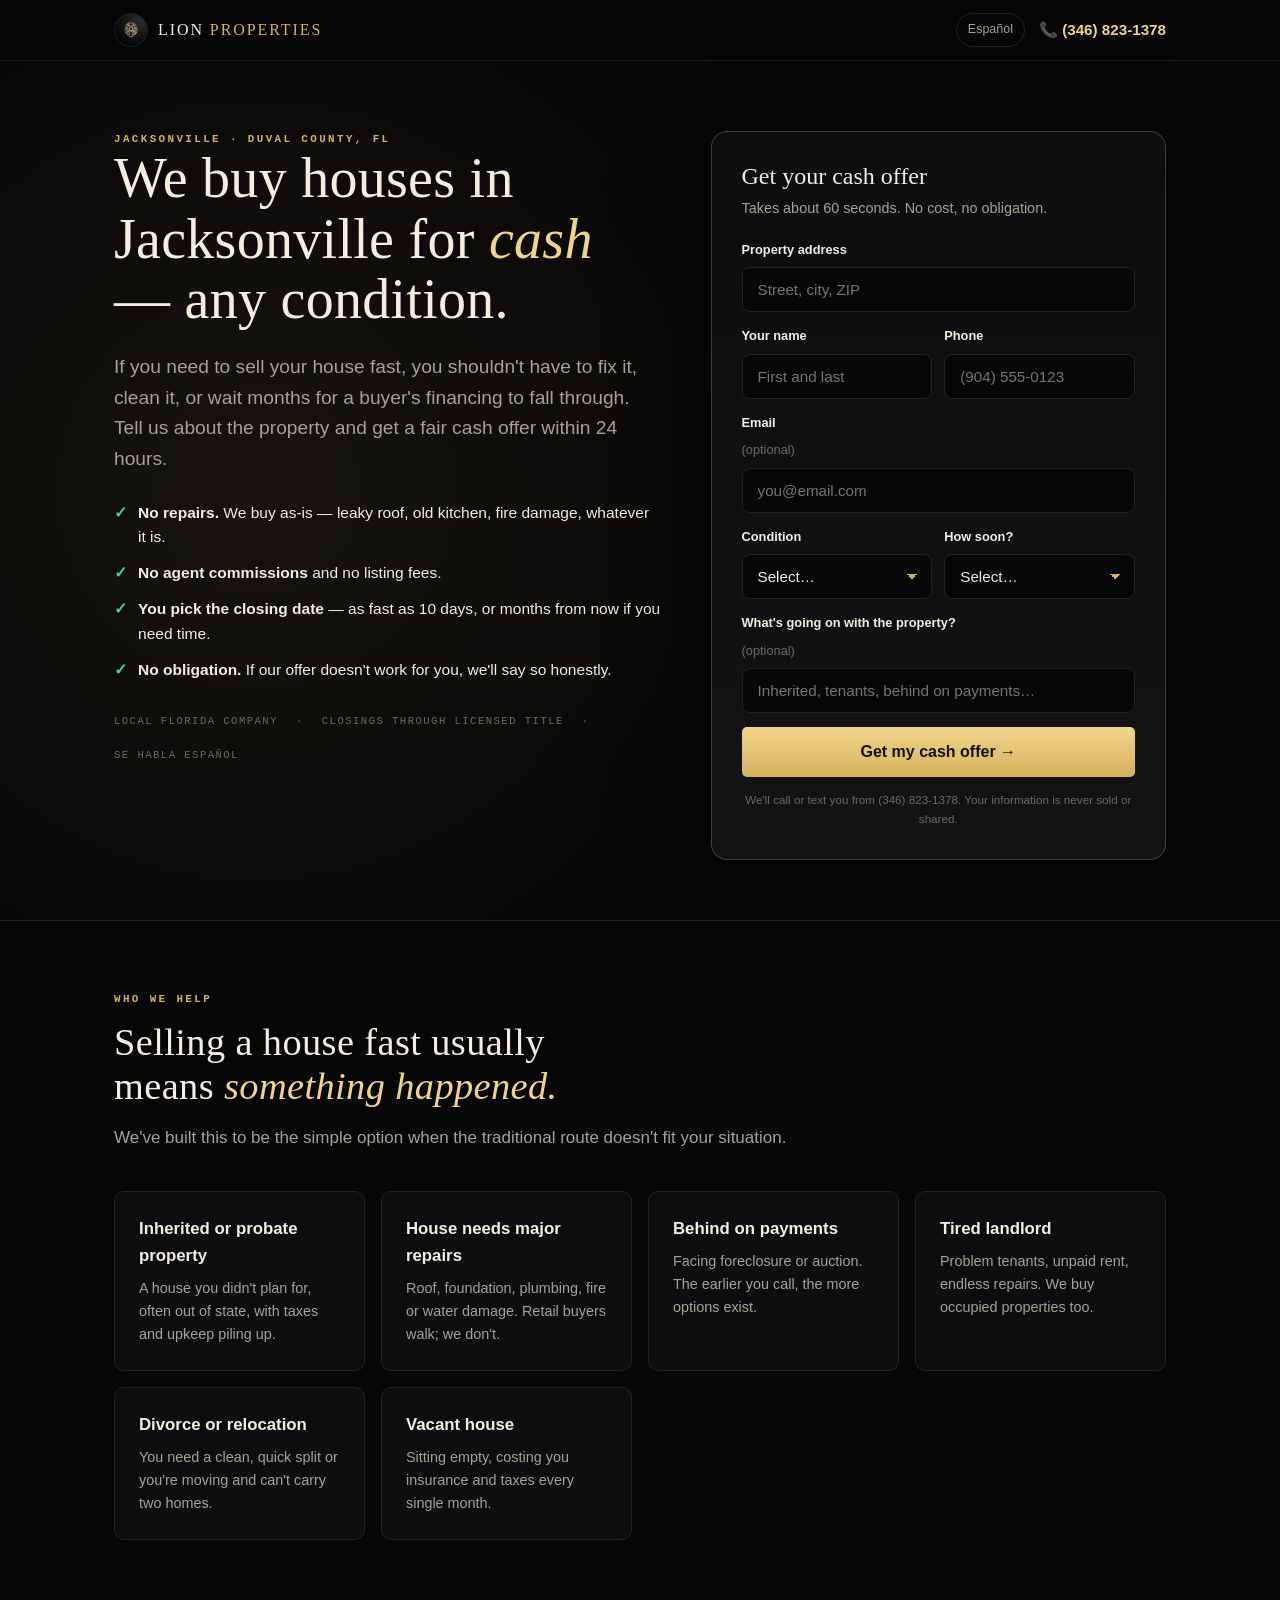
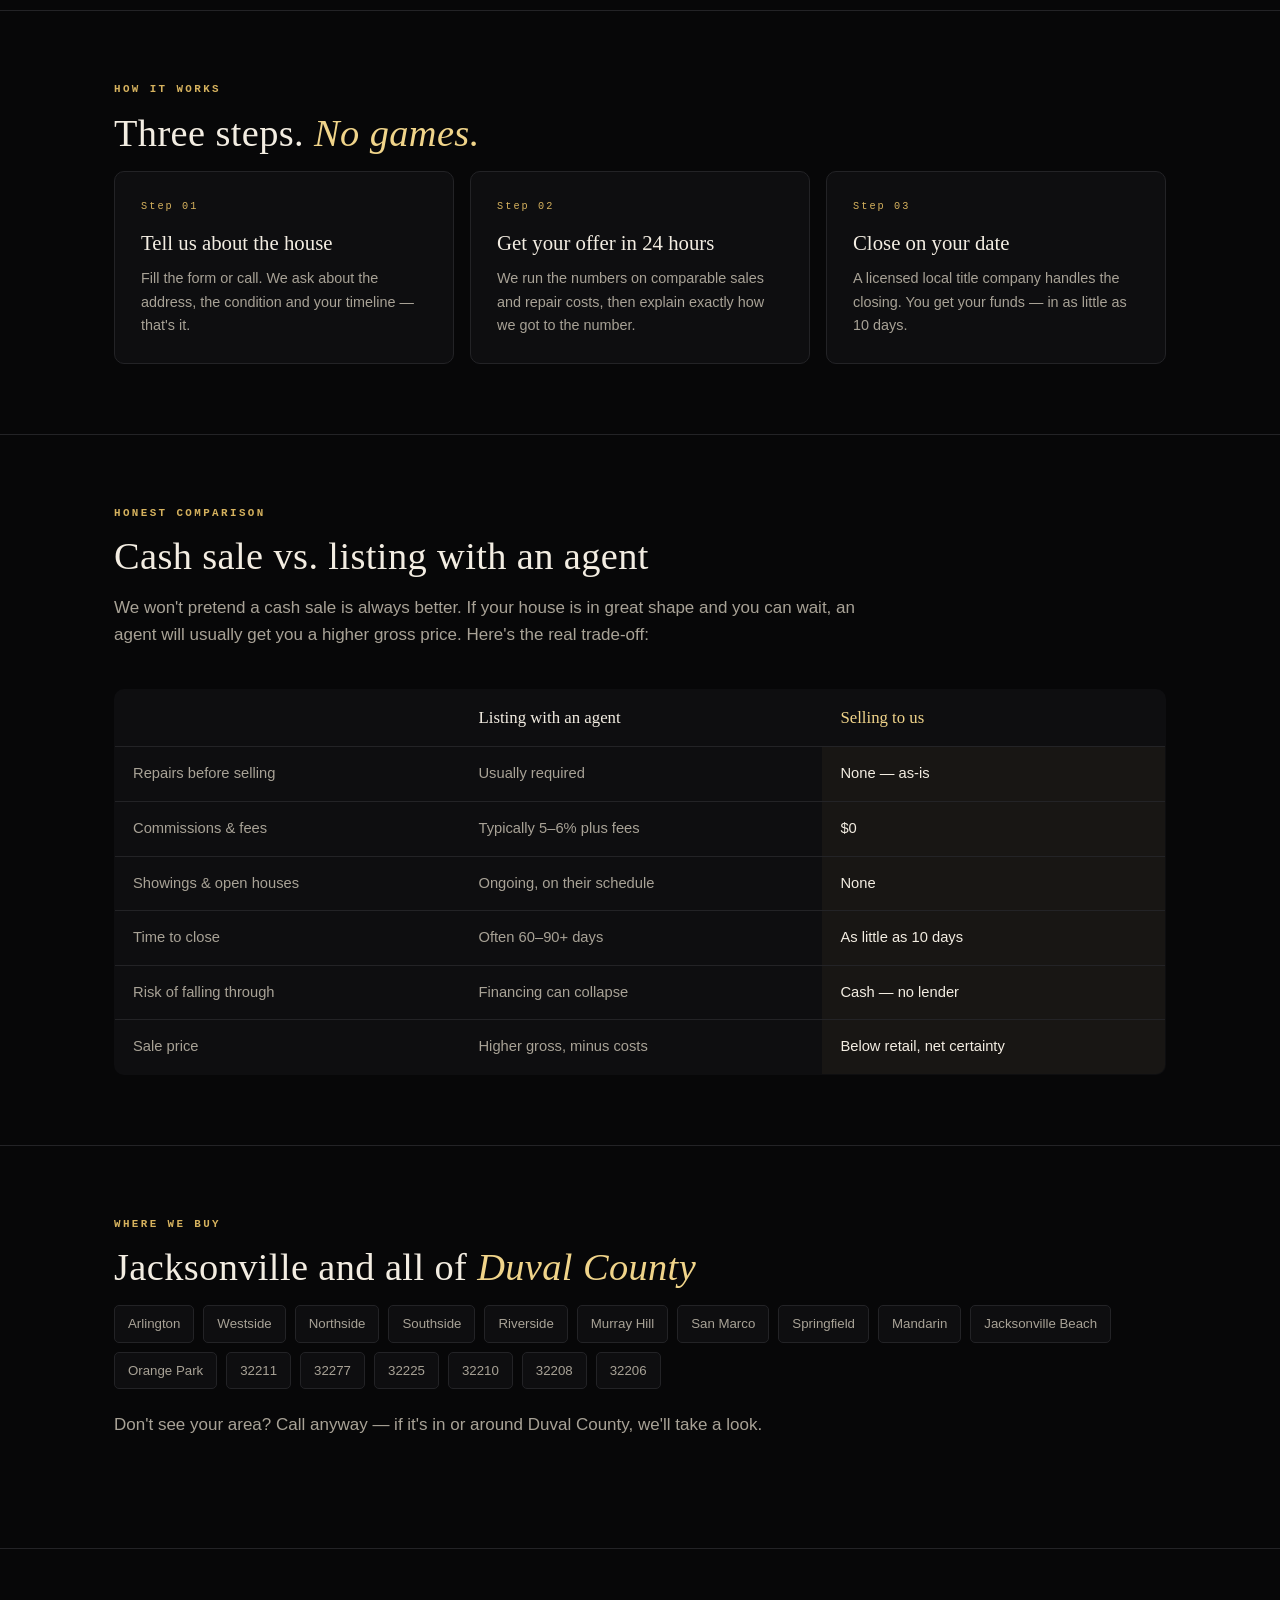
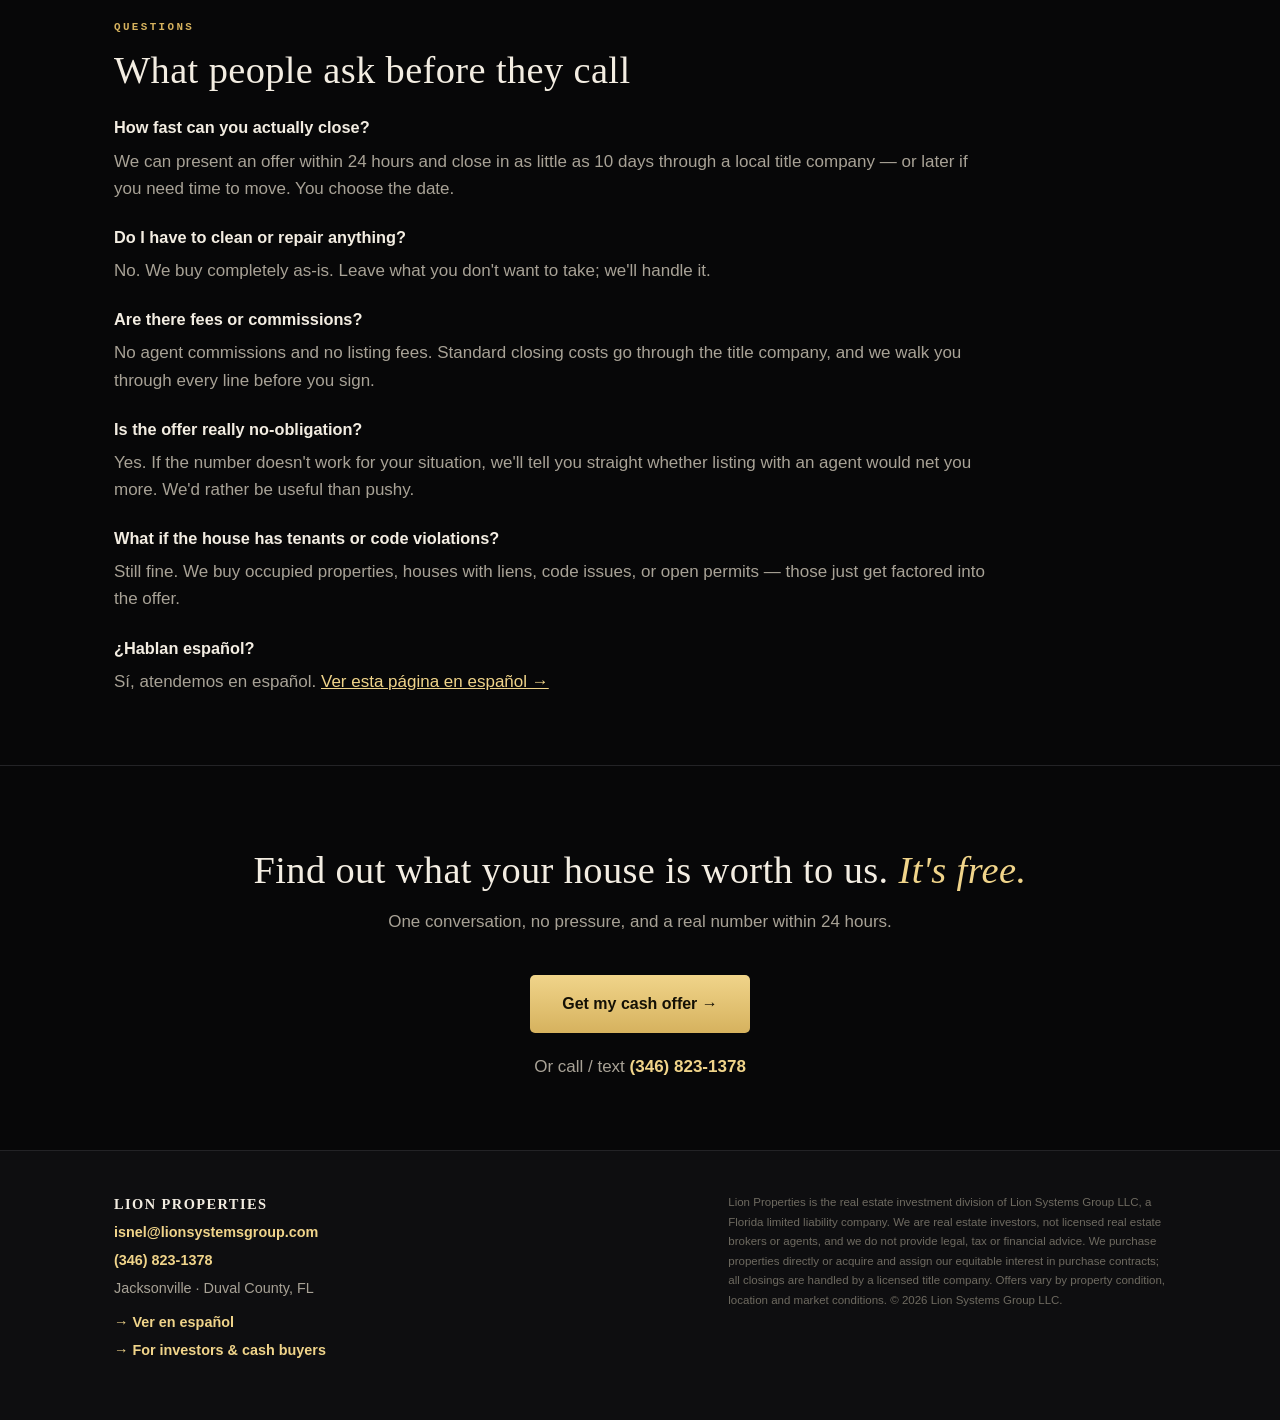
<file: sell/index.html>
<!DOCTYPE html>
<html lang="en">
<head>
<meta charset="UTF-8">
<meta name="viewport" content="width=device-width, initial-scale=1.0">
<title>We Buy Houses Jacksonville FL — Cash Offer in 24 Hours | Lion Properties</title>
<meta name="description" content="We buy houses in Jacksonville and Duval County for cash. Any condition, no repairs, no agent fees, no commissions. Get a fair cash offer in 24 hours and close in as little as 10 days.">
<meta name="keywords" content="we buy houses jacksonville, sell my house fast jacksonville, cash home buyers jacksonville fl, sell house as is duval county, we buy houses arlington jacksonville, sell inherited house jacksonville, stop foreclosure jacksonville">
<link rel="canonical" href="https://lionsystemsgroup.com/sell/">
<meta property="og:title" content="We Buy Houses Jacksonville FL — Cash Offer in 24 Hours">
<meta property="og:description" content="Any condition. No repairs, no fees, no commissions. Cash offer in 24 hours, close in 10 days.">
<meta property="og:type" content="website">
<meta property="og:url" content="https://lionsystemsgroup.com/sell/">
<meta name="theme-color" content="#070708">
<link rel="alternate" hreflang="es" href="https://lionsystemsgroup.com/vender/">
<link rel="alternate" hreflang="en" href="https://lionsystemsgroup.com/sell/">
<link rel="icon" href="data:image/svg+xml,%3Csvg xmlns='http://www.w3.org/2000/svg' viewBox='0 0 100 100'%3E%3Ccircle cx='50' cy='50' r='46' fill='%23070708'/%3E%3Ccircle cx='50' cy='50' r='44' fill='none' stroke='%23D6B25E' stroke-width='4'/%3E%3Ctext x='50' y='66' font-family='Georgia,serif' font-size='44' font-weight='700' fill='%23D6B25E' text-anchor='middle'%3EL%3C/text%3E%3C/svg%3E">
<script type="application/ld+json">
{
  "@context": "https://schema.org",
  "@type": "LocalBusiness",
  "@id": "https://lionsystemsgroup.com/sell/",
  "name": "Lion Properties — Lion Systems Group LLC",
  "description": "We buy houses for cash in Jacksonville and Duval County, Florida. Any condition, no repairs or agent fees.",
  "url": "https://lionsystemsgroup.com/sell/",
  "telephone": "+1-346-823-1378",
  "email": "isnel@lionsystemsgroup.com",
  "priceRange": "$$",
  "areaServed": [
    { "@type": "City", "name": "Jacksonville", "addressRegion": "FL" },
    { "@type": "AdministrativeArea", "name": "Duval County", "addressRegion": "FL" }
  ],
  "address": { "@type": "PostalAddress", "addressLocality": "Jacksonville", "addressRegion": "FL", "addressCountry": "US" },
  "knowsLanguage": ["en", "es"]
}
</script>
<script type="application/ld+json">
{
  "@context": "https://schema.org",
  "@type": "FAQPage",
  "mainEntity": [
    { "@type": "Question", "name": "How fast can you buy my house in Jacksonville?",
      "acceptedAnswer": { "@type": "Answer", "text": "We can present a cash offer within 24 hours of seeing the property details, and close in as little as 10 days through a local title company — or on whatever date works best for you." } },
    { "@type": "Question", "name": "Do I need to make repairs before selling?",
      "acceptedAnswer": { "@type": "Answer", "text": "No. We buy houses completely as-is. You do not need to repair, clean, paint or even remove belongings you don't want to take with you." } },
    { "@type": "Question", "name": "Are there any fees or commissions?",
      "acceptedAnswer": { "@type": "Answer", "text": "There are no agent commissions and no listing fees when you sell directly. Standard closing costs are handled at the title company and we explain every line before you sign anything." } },
    { "@type": "Question", "name": "What kinds of situations do you help with?",
      "acceptedAnswer": { "@type": "Answer", "text": "Inherited or probate properties, houses that need major repairs, foreclosure or behind on payments, divorce, relocation, tired landlords with problem tenants, and vacant homes." } },
    { "@type": "Question", "name": "Am I obligated to accept the offer?",
      "acceptedAnswer": { "@type": "Answer", "text": "Not at all. The offer is free and there is no obligation. If our number doesn't work for your situation, we'll tell you honestly whether listing with an agent would get you more." } }
  ]
}
</script>
<style>
  :root { --negro:#070708; --panel:#0E0E10; --panel2:#131316; --linea:#232326;
    --oro:#D6B25E; --oro2:#F0D48A; --marfil:#F3EDE2; --humo:#A8A296; --sombra:#6E6A60; --verde:#3ED598; }
  * { box-sizing:border-box; margin:0; }
  html { scroll-behavior:smooth; }
  @media (prefers-reduced-motion:reduce){ html{scroll-behavior:auto} *,*::before,*::after{animation:none!important;transition:none!important} }
  body { background:var(--negro); color:var(--marfil); font-family:"Helvetica Neue",-apple-system,"Segoe UI",Arial,sans-serif; line-height:1.6; font-size:17px; overflow-x:hidden; }
  ::selection { background:var(--oro); color:#141005; }
  .serif { font-family:Didot,"Bodoni 72","Playfair Display",Georgia,serif; font-weight:400; }
  .mono { font-family:ui-monospace,"SF Mono",Menlo,monospace; font-size:.68rem; letter-spacing:.22em; text-transform:uppercase; color:var(--oro); font-weight:600; }
  .wrap { max-width:1100px; margin:0 auto; padding:0 24px; }
  a:focus-visible,button:focus-visible,input:focus-visible,select:focus-visible,textarea:focus-visible { outline:2px solid var(--oro); outline-offset:3px; }

  nav { position:sticky; top:0; z-index:100; background:rgba(7,7,8,.85); backdrop-filter:blur(14px); border-bottom:1px solid rgba(35,35,38,.7); }
  nav .wrap { display:flex; justify-content:space-between; align-items:center; padding:13px 24px; gap:14px; }
  .logo { display:flex; align-items:center; gap:10px; text-decoration:none; color:var(--marfil); }
  .logo img { width:34px; height:34px; border-radius:50%; border:1px solid var(--linea); }
  .logo b { font-family:Didot,"Bodoni 72",Georgia,serif; font-weight:400; font-size:1rem; letter-spacing:.12em; }
  .logo b span { color:var(--oro); }
  .nav-tel { display:flex; align-items:center; gap:14px; }
  .nav-tel a.tel { color:var(--oro2); text-decoration:none; font-weight:700; font-size:.95rem; white-space:nowrap; }
  .lang { font-size:.78rem; color:var(--humo); text-decoration:none; border:1px solid var(--linea); padding:6px 11px; border-radius:999px; }
  .lang:hover { border-color:var(--oro); color:var(--oro2); }
  @media (max-width:600px){ .nav-tel a.tel span.txt { display:none; } }

  .btn { display:inline-block; padding:16px 32px; border-radius:5px; text-decoration:none; font-weight:700; font-size:1rem; background:linear-gradient(180deg,var(--oro2),var(--oro)); color:#141005; border:none; cursor:pointer; font-family:inherit; transition:transform .15s, box-shadow .2s; text-align:center; }
  .btn:hover { transform:translateY(-2px); box-shadow:0 12px 40px rgba(214,178,94,.3); }
  .btn.full { width:100%; }

  header.hero { padding:70px 0 60px; position:relative; overflow:hidden; }
  header.hero::before { content:""; position:absolute; top:-40%; left:-15%; width:70%; height:180%; background:radial-gradient(circle,rgba(214,178,94,.08),transparent 60%); pointer-events:none; }
  .hero-grid { position:relative; display:grid; grid-template-columns:minmax(0,6fr) minmax(0,5fr); gap:50px; align-items:start; }
  @media (max-width:920px){ .hero-grid{grid-template-columns:1fr; gap:38px;} }
  h1 { font-size:clamp(2.1rem,5vw,3.5rem); line-height:1.08; letter-spacing:.005em; text-wrap:balance; }
  h1 em { font-style:italic; color:var(--oro2); }
  .lede { font-size:clamp(1.02rem,1.6vw,1.2rem); color:var(--humo); max-width:32em; margin:22px 0 26px; }
  .ticks { display:grid; gap:11px; margin-bottom:30px; }
  .tick { display:flex; gap:11px; align-items:flex-start; font-size:.97rem; }
  .tick i { color:var(--verde); font-style:normal; font-weight:700; flex:none; }
  .conf { display:flex; flex-wrap:wrap; gap:18px; font-family:ui-monospace,Menlo,monospace; font-size:.66rem; letter-spacing:.14em; text-transform:uppercase; color:var(--sombra); margin-top:26px; }

  .card-form { background:linear-gradient(180deg,var(--panel),var(--panel2)); border:1px solid rgba(214,178,94,.28); border-radius:16px; padding:30px; box-shadow:0 34px 90px rgba(0,0,0,.55); }
  .card-form h2 { font-family:Didot,"Bodoni 72",Georgia,serif; font-weight:400; font-size:1.5rem; margin-bottom:6px; line-height:1.2; }
  .card-form .p2 { color:var(--humo); font-size:.9rem; margin-bottom:20px; }
  form { display:grid; gap:14px; }
  label { font-size:.8rem; font-weight:700; display:grid; gap:7px; }
  input, select, textarea { background:var(--negro); border:1px solid var(--linea); border-radius:8px; padding:13px 15px; color:var(--marfil); font-family:inherit; font-size:.95rem; width:100%; }
  input:hover,select:hover,textarea:hover,input:focus,select:focus,textarea:focus { border-color:rgba(214,178,94,.5); outline:none; }
  select { appearance:none; background-image:linear-gradient(45deg,transparent 50%,var(--oro) 50%),linear-gradient(135deg,var(--oro) 50%,transparent 50%); background-position:calc(100% - 19px) center,calc(100% - 14px) center; background-size:5px 5px,5px 5px; background-repeat:no-repeat; padding-right:38px; }
  select option { background:var(--panel); }
  .fila2 { display:grid; grid-template-columns:1fr 1fr; gap:12px; }
  @media (max-width:480px){ .fila2{grid-template-columns:1fr;} }
  .mini { font-size:.73rem; color:var(--sombra); text-align:center; }
  .ok { display:none; background:rgba(62,213,152,.1); border:1px solid rgba(62,213,152,.4); color:#8FF0C4; border-radius:10px; padding:20px; font-size:.94rem; }
  .ok.ver { display:block; }

  section { padding:70px 0; border-top:1px solid var(--linea); }
  h2.sec { font-size:clamp(1.6rem,3.2vw,2.4rem); letter-spacing:.01em; margin:12px 0 16px; text-wrap:balance; max-width:22em; line-height:1.15; }
  h2.sec em { font-style:italic; color:var(--oro2); }
  .sub { color:var(--humo); max-width:46em; margin-bottom:40px; }

  .sits { display:grid; grid-template-columns:repeat(auto-fit,minmax(240px,1fr)); gap:16px; }
  .sit { background:var(--panel); border:1px solid var(--linea); border-radius:10px; padding:24px; }
  .sit h3 { font-size:1.05rem; margin-bottom:7px; }
  .sit p { color:var(--humo); font-size:.9rem; }

  .comp { width:100%; border-collapse:collapse; background:var(--panel); border:1px solid var(--linea); border-radius:10px; overflow:hidden; }
  .comp th,.comp td { padding:15px 18px; text-align:left; border-bottom:1px solid var(--linea); font-size:.92rem; }
  .comp th { font-family:Didot,"Bodoni 72",Georgia,serif; font-weight:400; font-size:1.05rem; }
  .comp th.us { color:var(--oro2); }
  .comp td { color:var(--humo); }
  .comp td.us { color:var(--marfil); background:rgba(214,178,94,.05); }
  .comp tr:last-child td { border-bottom:none; }
  .tabla-shell { overflow-x:auto; }

  .pasos { display:grid; grid-template-columns:repeat(auto-fit,minmax(230px,1fr)); gap:16px; counter-reset:p; }
  .paso { background:var(--panel); border:1px solid var(--linea); border-radius:10px; padding:26px; }
  .paso::before { counter-increment:p; content:"Step 0" counter(p); font-family:ui-monospace,Menlo,monospace; font-size:.64rem; letter-spacing:.2em; color:var(--oro); display:block; margin-bottom:12px; }
  .paso h3 { font-family:Didot,"Bodoni 72",Georgia,serif; font-weight:400; font-size:1.3rem; margin-bottom:8px; }
  .paso p { color:var(--humo); font-size:.9rem; }

  .faq dt { font-weight:700; margin-top:22px; font-size:1.02rem; }
  .faq dd { margin:7px 0 0; color:var(--humo); max-width:52em; }
  .areas { display:flex; flex-wrap:wrap; gap:9px; margin-top:8px; }
  .area { border:1px solid var(--linea); background:var(--panel); border-radius:5px; padding:7px 13px; font-size:.83rem; color:var(--humo); }

  footer { border-top:1px solid var(--linea); padding:42px 0 58px; background:var(--panel); }
  footer .wrap { display:flex; flex-wrap:wrap; gap:24px; justify-content:space-between; }
  footer a { color:var(--oro2); text-decoration:none; font-weight:600; }
  footer .col { display:grid; gap:5px; font-size:.9rem; color:var(--humo); }
  footer .tiny { font-size:.72rem; color:var(--sombra); max-width:38em; line-height:1.7; }
  .reveal { opacity:0; transform:translateY(18px); transition:opacity .6s, transform .6s; }
  .reveal.in { opacity:1; transform:none; }
</style>
</head>
<body>

<nav>
  <div class="wrap">
    <a class="logo" href="/"><img src="/assets/logo-emblema-1x1-web.jpg" alt="Lion Properties"><b>LION <span>PROPERTIES</span></b></a>
    <div class="nav-tel">
      <a class="lang" href="/vender/">Español</a>
      <a class="tel" href="tel:+13468231378">📞 <span class="txt">(346) 823-1378</span></a>
    </div>
  </div>
</nav>

<header class="hero">
  <div class="wrap">
    <div class="hero-grid">
      <div>
        <div class="mono">Jacksonville · Duval County, FL</div>
        <h1 class="serif">We buy houses in Jacksonville for <em>cash</em> — any condition.</h1>
        <p class="lede">If you need to sell your house fast, you shouldn't have to fix it, clean it, or wait months for a buyer's financing to fall through. Tell us about the property and get a fair cash offer within 24 hours.</p>
        <div class="ticks">
          <div class="tick"><i>✓</i><span><b>No repairs.</b> We buy as-is — leaky roof, old kitchen, fire damage, whatever it is.</span></div>
          <div class="tick"><i>✓</i><span><b>No agent commissions</b> and no listing fees.</span></div>
          <div class="tick"><i>✓</i><span><b>You pick the closing date</b> — as fast as 10 days, or months from now if you need time.</span></div>
          <div class="tick"><i>✓</i><span><b>No obligation.</b> If our offer doesn't work for you, we'll say so honestly.</span></div>
        </div>
        <div class="conf">
          <span>Local Florida company</span><span>·</span><span>Closings through licensed title</span><span>·</span><span>Se habla español</span>
        </div>
      </div>

      <div class="card-form" id="offer">
        <h2>Get your cash offer</h2>
        <p class="p2">Takes about 60 seconds. No cost, no obligation.</p>
        <form id="of">
          <label>Property address
            <input type="text" id="f-addr" required placeholder="Street, city, ZIP" autocomplete="street-address">
          </label>
          <div class="fila2">
            <label>Your name<input type="text" id="f-name" required placeholder="First and last" autocomplete="name"></label>
            <label>Phone<input type="tel" id="f-phone" required placeholder="(904) 555-0123" autocomplete="tel"></label>
          </div>
          <label>Email <span style="font-weight:400;color:var(--sombra)">(optional)</span>
            <input type="email" id="f-email" placeholder="you@email.com" autocomplete="email">
          </label>
          <div class="fila2">
            <label>Condition
              <select id="f-cond">
                <option value="">Select…</option><option>Move-in ready</option><option>Needs minor work</option>
                <option>Needs major repairs</option><option>Very rough / vacant</option>
              </select>
            </label>
            <label>How soon?
              <select id="f-when">
                <option value="">Select…</option><option>ASAP</option><option>Within 30 days</option>
                <option>1–3 months</option><option>Just exploring</option>
              </select>
            </label>
          </div>
          <label>What's going on with the property? <span style="font-weight:400;color:var(--sombra)">(optional)</span>
            <input type="text" id="f-sit" placeholder="Inherited, tenants, behind on payments…">
          </label>
          <button type="submit" class="btn full">Get my cash offer →</button>
          <p class="mini">We'll call or text you from (346) 823-1378. Your information is never sold or shared.</p>
          <div class="ok" id="listo"><strong>Got it — thank you. ✅</strong><br>Isnel will personally reach out within 24 hours with your cash offer. If you'd rather talk right now, call or text <a href="tel:+13468231378" style="color:#8FF0C4">(346) 823-1378</a>.</div>
        </form>
      </div>
    </div>
  </div>
</header>

<section>
  <div class="wrap">
    <div class="mono reveal">Who we help</div>
    <h2 class="sec serif reveal">Selling a house fast usually means <em>something happened.</em></h2>
    <p class="sub reveal">We've built this to be the simple option when the traditional route doesn't fit your situation.</p>
    <div class="sits">
      <div class="sit reveal"><h3>Inherited or probate property</h3><p>A house you didn't plan for, often out of state, with taxes and upkeep piling up.</p></div>
      <div class="sit reveal"><h3>House needs major repairs</h3><p>Roof, foundation, plumbing, fire or water damage. Retail buyers walk; we don't.</p></div>
      <div class="sit reveal"><h3>Behind on payments</h3><p>Facing foreclosure or auction. The earlier you call, the more options exist.</p></div>
      <div class="sit reveal"><h3>Tired landlord</h3><p>Problem tenants, unpaid rent, endless repairs. We buy occupied properties too.</p></div>
      <div class="sit reveal"><h3>Divorce or relocation</h3><p>You need a clean, quick split or you're moving and can't carry two homes.</p></div>
      <div class="sit reveal"><h3>Vacant house</h3><p>Sitting empty, costing you insurance and taxes every single month.</p></div>
    </div>
  </div>
</section>

<section>
  <div class="wrap">
    <div class="mono reveal">How it works</div>
    <h2 class="sec serif reveal">Three steps. <em>No games.</em></h2>
    <div class="pasos">
      <div class="paso reveal"><h3>Tell us about the house</h3><p>Fill the form or call. We ask about the address, the condition and your timeline — that's it.</p></div>
      <div class="paso reveal"><h3>Get your offer in 24 hours</h3><p>We run the numbers on comparable sales and repair costs, then explain exactly how we got to the number.</p></div>
      <div class="paso reveal"><h3>Close on your date</h3><p>A licensed local title company handles the closing. You get your funds — in as little as 10 days.</p></div>
    </div>
  </div>
</section>

<section>
  <div class="wrap">
    <div class="mono reveal">Honest comparison</div>
    <h2 class="sec serif reveal">Cash sale vs. listing with an agent</h2>
    <p class="sub reveal">We won't pretend a cash sale is always better. If your house is in great shape and you can wait, an agent will usually get you a higher gross price. Here's the real trade-off:</p>
    <div class="tabla-shell reveal">
      <table class="comp">
        <tr><th>&nbsp;</th><th>Listing with an agent</th><th class="us">Selling to us</th></tr>
        <tr><td>Repairs before selling</td><td>Usually required</td><td class="us">None — as-is</td></tr>
        <tr><td>Commissions &amp; fees</td><td>Typically 5–6% plus fees</td><td class="us">$0</td></tr>
        <tr><td>Showings &amp; open houses</td><td>Ongoing, on their schedule</td><td class="us">None</td></tr>
        <tr><td>Time to close</td><td>Often 60–90+ days</td><td class="us">As little as 10 days</td></tr>
        <tr><td>Risk of falling through</td><td>Financing can collapse</td><td class="us">Cash — no lender</td></tr>
        <tr><td>Sale price</td><td>Higher gross, minus costs</td><td class="us">Below retail, net certainty</td></tr>
      </table>
    </div>
  </div>
</section>

<section>
  <div class="wrap">
    <div class="mono reveal">Where we buy</div>
    <h2 class="sec serif reveal">Jacksonville and all of <em>Duval County</em></h2>
    <div class="areas reveal">
      <span class="area">Arlington</span><span class="area">Westside</span><span class="area">Northside</span>
      <span class="area">Southside</span><span class="area">Riverside</span><span class="area">Murray Hill</span>
      <span class="area">San Marco</span><span class="area">Springfield</span><span class="area">Mandarin</span>
      <span class="area">Jacksonville Beach</span><span class="area">Orange Park</span>
      <span class="area">32211</span><span class="area">32277</span><span class="area">32225</span>
      <span class="area">32210</span><span class="area">32208</span><span class="area">32206</span>
    </div>
    <p class="sub reveal" style="margin-top:22px">Don't see your area? Call anyway — if it's in or around Duval County, we'll take a look.</p>
  </div>
</section>

<section>
  <div class="wrap">
    <div class="mono reveal">Questions</div>
    <h2 class="sec serif reveal">What people ask before they call</h2>
    <dl class="faq reveal">
      <dt>How fast can you actually close?</dt>
      <dd>We can present an offer within 24 hours and close in as little as 10 days through a local title company — or later if you need time to move. You choose the date.</dd>
      <dt>Do I have to clean or repair anything?</dt>
      <dd>No. We buy completely as-is. Leave what you don't want to take; we'll handle it.</dd>
      <dt>Are there fees or commissions?</dt>
      <dd>No agent commissions and no listing fees. Standard closing costs go through the title company, and we walk you through every line before you sign.</dd>
      <dt>Is the offer really no-obligation?</dt>
      <dd>Yes. If the number doesn't work for your situation, we'll tell you straight whether listing with an agent would net you more. We'd rather be useful than pushy.</dd>
      <dt>What if the house has tenants or code violations?</dt>
      <dd>Still fine. We buy occupied properties, houses with liens, code issues, or open permits — those just get factored into the offer.</dd>
      <dt>¿Hablan español?</dt>
      <dd>Sí, atendemos en español. <a href="/vender/" style="color:var(--oro2)">Ver esta página en español →</a></dd>
    </dl>
  </div>
</section>

<section style="text-align:center">
  <div class="wrap">
    <h2 class="sec serif reveal" style="margin-inline:auto">Find out what your house is worth to us. <em>It's free.</em></h2>
    <p class="sub reveal" style="margin-inline:auto">One conversation, no pressure, and a real number within 24 hours.</p>
    <a class="btn reveal" href="#offer">Get my cash offer →</a>
    <p class="sub reveal" style="margin:20px auto 0">Or call / text <a href="tel:+13468231378" style="color:var(--oro2);text-decoration:none;font-weight:700">(346) 823-1378</a></p>
  </div>
</section>

<footer>
  <div class="wrap">
    <div class="col">
      <strong style="color:var(--marfil);font-family:Didot,'Bodoni 72',Georgia,serif;letter-spacing:.1em">LION PROPERTIES</strong>
      <a href="mailto:isnel@lionsystemsgroup.com">isnel@lionsystemsgroup.com</a>
      <a href="tel:+13468231378">(346) 823-1378</a>
      <span>Jacksonville · Duval County, FL</span>
      <a href="/vender/" style="margin-top:6px">→ Ver en español</a>
      <a href="/deals/">→ For investors &amp; cash buyers</a>
    </div>
    <p class="tiny">Lion Properties is the real estate investment division of Lion Systems Group LLC, a Florida limited liability company. We are real estate investors, not licensed real estate brokers or agents, and we do not provide legal, tax or financial advice. We purchase properties directly or acquire and assign our equitable interest in purchase contracts; all closings are handled by a licensed title company. Offers vary by property condition, location and market conditions. © 2026 Lion Systems Group LLC.</p>
  </div>
</footer>

<script>
(function () {
  var CRM = 'https://script.google.com/macros/s/AKfycbzfaWHc2ky2HzWAJz64zFWS8ANlXSC7vkGnmThauEWdF7AY9XLtDaZ2L7n4DURrxboNdQ/exec';
  if ('IntersectionObserver' in window) {
    var io = new IntersectionObserver(function (es) {
      es.forEach(function (e) { if (e.isIntersecting) { e.target.classList.add('in'); io.unobserve(e.target); } });
    }, { threshold:.12 });
    document.querySelectorAll('.reveal').forEach(function (e) { io.observe(e); });
  }
  function v(id){ var el=document.getElementById(id); return el ? el.value.trim() : ''; }
  document.getElementById('of').addEventListener('submit', function (e) {
    e.preventDefault();
    var urgente = /ASAP|30 days/i.test(v('f-when'));
    var d = {
      nombre: v('f-name'),
      negocio: v('f-addr'),
      rubro: 'SELLER LEAD — Jacksonville',
      contacto: v('f-phone') + (v('f-email') ? ' | ' + v('f-email') : ''),
      dolor: v('f-cond') + ' / ' + v('f-when'),
      notas: (urgente ? '🔥 ' : '🏚️ ') + 'MOTIVATED SELLER · Address: ' + v('f-addr')
             + ' · Condition: ' + (v('f-cond') || '—') + ' · Timeline: ' + (v('f-when') || '—')
             + (v('f-sit') ? ' · Situation: ' + v('f-sit') : ''),
      origen: 'we buy houses page (sell)'
    };
    var q = Object.keys(d).map(function (k) {
      return encodeURIComponent(k) + '=' + encodeURIComponent((d[k] || '').toString().slice(0, 450));
    }).join('&');
    try { fetch(CRM + '?' + q, { method:'GET', mode:'no-cors', cache:'no-store' }); }
    catch (err) { try { new Image().src = CRM + '?' + q; } catch (e2) {} }
    document.getElementById('listo').classList.add('ver');
    var b = this.querySelector('button[type=submit]'); b.textContent = 'Sent ✓'; b.disabled = true;
  });
})();
</script>
</body>
</html>
</file>
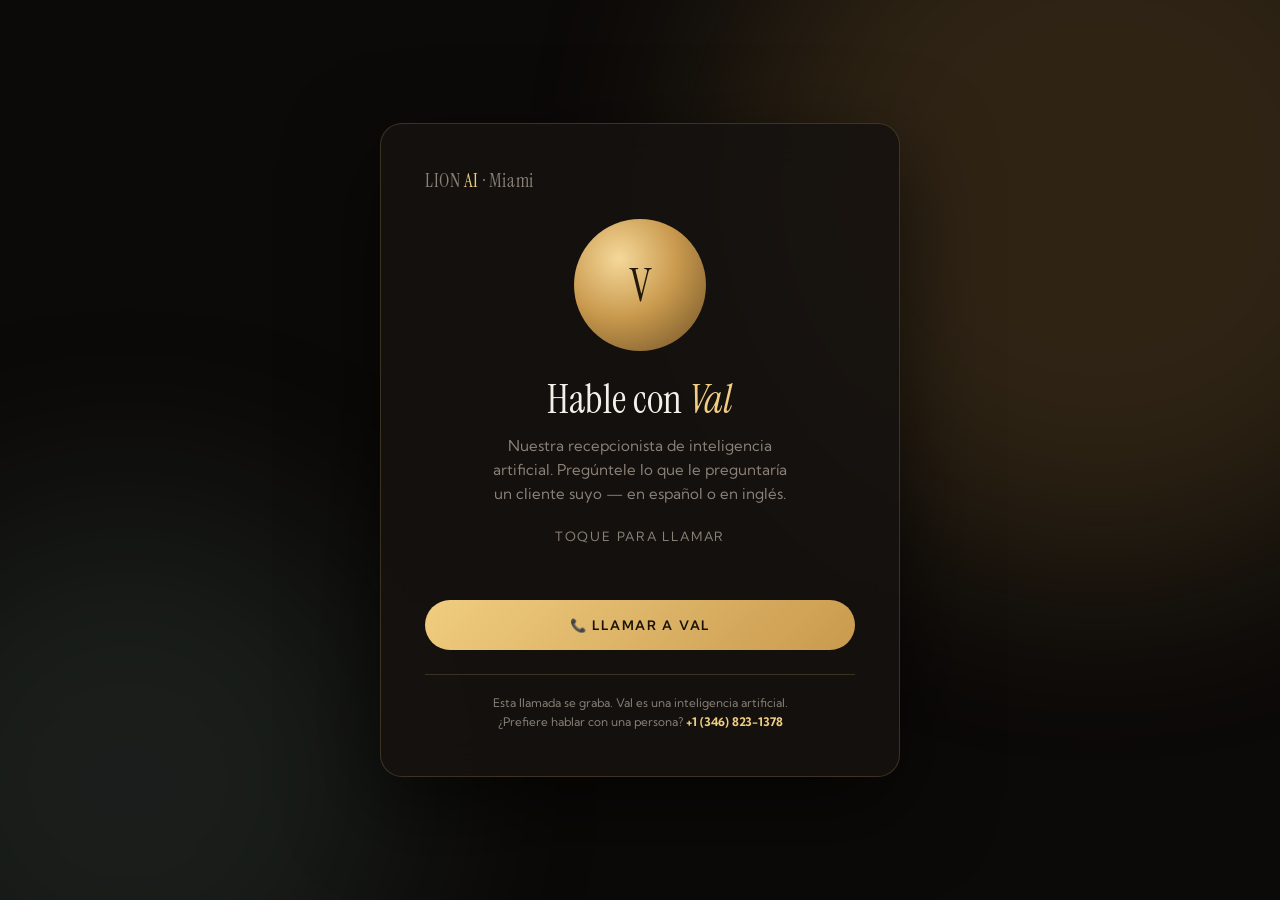
<file: val/index.html>
<!doctype html>
<html lang="es">
<head>
<meta charset="utf-8">
<meta name="viewport" content="width=device-width,initial-scale=1">
<title>Hablar con Val · Lion AI</title>
<meta name="robots" content="noindex,nofollow">
<link rel="preconnect" href="https://fonts.googleapis.com">
<link rel="preconnect" href="https://fonts.gstatic.com" crossorigin>
<link rel="stylesheet" href="https://fonts.googleapis.com/css2?family=Instrument+Serif&family=Kumbh+Sans:wght@300..700&display=swap">
<style>
:root{
  --ink:#0C0A09; --ink2:#151210; --ink3:#1F1A16;
  --bone:#F4F0E9; --mute:#8B8177; --line:rgba(240,205,128,.18);
  --oro:#F0CD80; --oro2:#C99A4E; --verde:#4FBF95; --rojo:#C4544A;
  --serif:'Instrument Serif',Georgia,serif;
  --ui:'Kumbh Sans',-apple-system,BlinkMacSystemFont,sans-serif;
}
*{box-sizing:border-box;margin:0;padding:0;-webkit-tap-highlight-color:transparent}
body{background:var(--ink);color:var(--bone);font-family:var(--ui);font-weight:400;
  min-height:100svh;display:flex;align-items:center;justify-content:center;padding:20px;
  -webkit-font-smoothing:antialiased;overflow-x:hidden}
.aura{position:fixed;inset:0;z-index:0;pointer-events:none;overflow:hidden}
.aura i{position:absolute;border-radius:50%;filter:blur(100px);opacity:.32}
.aura i:nth-child(1){width:60vw;height:60vw;background:#7A5C2E;top:-22%;right:-16%}
.aura i:nth-child(2){width:44vw;height:44vw;background:#3A4A41;bottom:-18%;left:-12%}

.caja{position:relative;z-index:1;width:min(520px,100%);background:rgba(21,18,16,.86);
  backdrop-filter:blur(20px);border:1px solid var(--line);border-radius:22px;
  padding:clamp(28px,5vw,44px);box-shadow:0 30px 90px rgba(0,0,0,.6)}

.marca{font-family:var(--serif);font-size:1.2rem;letter-spacing:.03em;color:var(--mute);margin-bottom:26px}
.marca b{color:var(--oro);font-weight:400}

/* orbe */
.orbe{width:132px;height:132px;margin:0 auto 26px;border-radius:50%;position:relative;
  background:radial-gradient(circle at 34% 30%,#F5D89A,#C99A4E 46%,#6B4E24 100%);
  display:flex;align-items:center;justify-content:center;
  font-family:var(--serif);font-size:2.9rem;color:#231A0C;
  transition:transform .5s cubic-bezier(.34,1.4,.5,1),box-shadow .5s}
.orbe::after,.orbe::before{content:'';position:absolute;inset:-10px;border-radius:50%;
  border:1.5px solid var(--oro);opacity:0}
.orbe.escucha{box-shadow:0 0 0 6px rgba(79,191,149,.14),0 0 60px rgba(79,191,149,.3)}
.orbe.habla{transform:scale(1.06);box-shadow:0 0 0 8px rgba(240,205,128,.16),0 0 80px rgba(240,205,128,.4)}
.orbe.habla::after{animation:onda 1.6s ease-out infinite}
.orbe.habla::before{animation:onda 1.6s ease-out .55s infinite}
@keyframes onda{0%{transform:scale(.95);opacity:.7}100%{transform:scale(1.5);opacity:0}}
.orbe.marcando{animation:pulso 1.1s ease-in-out infinite}
@keyframes pulso{0%,100%{transform:scale(1);opacity:.75}50%{transform:scale(1.05);opacity:1}}

h1{font-family:var(--serif);font-size:clamp(1.9rem,5vw,2.5rem);font-weight:400;
  text-align:center;line-height:1.12;margin-bottom:12px}
h1 i{font-style:italic;color:var(--oro)}
.sub{text-align:center;color:var(--mute);font-size:.94rem;line-height:1.6;max-width:34ch;margin:0 auto}

.estado{text-align:center;margin:22px 0 6px;font-size:.8rem;letter-spacing:.14em;
  text-transform:uppercase;color:var(--mute);min-height:20px;transition:color .3s}
.estado.on{color:var(--verde)}
.estado.err{color:var(--rojo);text-transform:none;letter-spacing:0;font-size:.86rem}
.cron{text-align:center;font-size:.82rem;color:var(--mute);font-variant-numeric:tabular-nums;min-height:20px}

.btns{display:flex;gap:12px;margin-top:26px}
button{flex:1;border:0;border-radius:99px;padding:17px;font:600 .82rem var(--ui);
  letter-spacing:.13em;text-transform:uppercase;cursor:pointer;
  transition:transform .22s cubic-bezier(.34,1.4,.5,1),box-shadow .25s,background .25s;
  position:relative;overflow:hidden}
button:active{transform:scale(.96)}
.llamar{background:linear-gradient(135deg,#F0CD80,#C99A4E);color:#1A1206}
.llamar:hover{transform:translateY(-2px);box-shadow:0 10px 30px rgba(240,205,128,.34)}
.llamar:disabled{opacity:.45;cursor:not-allowed;transform:none;box-shadow:none}
.colgar{background:var(--rojo);color:#fff;display:none}
.colgar.on{display:block}
.colgar:hover{transform:translateY(-2px);box-shadow:0 10px 30px rgba(196,84,74,.34)}

/* transcripción */
#tra{margin-top:22px;max-height:230px;overflow-y:auto;display:none;flex-direction:column;gap:9px;
  padding-right:4px}
#tra.on{display:flex}
#tra::-webkit-scrollbar{width:4px}
#tra::-webkit-scrollbar-thumb{background:var(--ink3);border-radius:2px}
.li{max-width:88%;padding:10px 14px;border-radius:14px;font-size:.88rem;line-height:1.5;
  animation:sube .3s ease}
@keyframes sube{from{opacity:0;transform:translateY(7px)}to{opacity:1;transform:none}}
.li.val{background:rgba(240,205,128,.11);border:1px solid var(--line);align-self:flex-start;
  border-bottom-left-radius:4px}
.li.yo{background:rgba(79,191,149,.13);border:1px solid rgba(79,191,149,.25);align-self:flex-end;
  border-bottom-right-radius:4px}
.li .q{display:block;font-size:.6rem;letter-spacing:.14em;text-transform:uppercase;opacity:.5;margin-bottom:3px}

.pie{margin-top:24px;padding-top:18px;border-top:1px solid var(--line);
  font-size:.74rem;color:var(--mute);line-height:1.65;text-align:center}
.pie b{color:var(--oro)}
@media(prefers-reduced-motion:reduce){*{animation:none!important;transition:none!important}}
</style>
</head>
<body>
<div class="aura"><i></i><i></i></div>

<div class="caja">
  <div class="marca">LION <b>AI</b> · Miami</div>

  <div class="orbe" id="orbe">V</div>

  <h1>Hable con <i>Val</i></h1>
  <p class="sub">Nuestra recepcionista de inteligencia artificial. Pregúntele lo que le preguntaría un cliente suyo — en español o en inglés.</p>

  <div class="estado" id="estado">Toque para llamar</div>
  <div class="cron" id="cron"></div>

  <div class="btns">
    <button class="llamar" id="btnLlamar">📞 Llamar a Val</button>
    <button class="colgar" id="btnColgar">Colgar</button>
  </div>

  <div id="tra"></div>

  <div class="pie">
    Esta llamada se graba. Val es una inteligencia artificial.<br>
    ¿Prefiere hablar con una persona? <b>+1 (346) 823-1378</b>
  </div>
</div>

<script type="module">
const WORKER='https://lion-ai.resonant-shroud-af6.workers.dev';
const orbe=document.getElementById('orbe'), estado=document.getElementById('estado'),
      cron=document.getElementById('cron'), tra=document.getElementById('tra'),
      bLlamar=document.getElementById('btnLlamar'), bColgar=document.getElementById('btnColgar');

let cliente=null, reloj=null, t0=0, ultimo='';

function di(txt,clase){ estado.textContent=txt; estado.className='estado'+(clase?' '+clase:''); }
function pintaTurnos(lista){
  if(!lista||!lista.length) return;
  const firma=JSON.stringify(lista.map(t=>t.role+':'+t.content));
  if(firma===ultimo) return;
  ultimo=firma;
  tra.innerHTML=''; tra.classList.add('on');
  lista.forEach(t=>{
    const esVal=(t.role==='agent');
    const d=document.createElement('div');
    d.className='li '+(esVal?'val':'yo');
    d.innerHTML='<span class="q">'+(esVal?'Val':'Usted')+'</span>';
    d.appendChild(document.createTextNode(t.content||''));
    tra.appendChild(d);
  });
  tra.scrollTop=tra.scrollHeight;
}
function arrancaReloj(){
  t0=Date.now();
  reloj=setInterval(()=>{
    const s=Math.floor((Date.now()-t0)/1000);
    cron.textContent=String(Math.floor(s/60)).padStart(2,'0')+':'+String(s%60).padStart(2,'0');
  },1000);
}
function terminar(){
  clearInterval(reloj);
  orbe.className='orbe';
  bColgar.classList.remove('on');
  bLlamar.disabled=false; bLlamar.textContent='📞 Llamar otra vez';
  di('Llamada terminada');
}

bLlamar.onclick=async()=>{
  bLlamar.disabled=true;
  orbe.className='orbe marcando';
  di('Conectando…'); cron.textContent=''; tra.innerHTML=''; tra.classList.remove('on'); ultimo='';

  try{
    const r=await fetch(WORKER+'/webcall',{method:'POST',headers:{'Content-Type':'application/json'},
      body:JSON.stringify({negocio:'demo web'})});
    const d=await r.json();
    if(!d.access_token) throw new Error(d.detalle||d.error||'no se pudo abrir la llamada');

    const {RetellWebClient}=await import('https://esm.sh/retell-client-js-sdk@2');
    cliente=new RetellWebClient();

    cliente.on('call_started',()=>{
      orbe.className='orbe escucha';
      di('En llamada · le escucho','on');
      bColgar.classList.add('on');
      bLlamar.textContent='En llamada';
      arrancaReloj();
    });
    cliente.on('agent_start_talking',()=>{ orbe.className='orbe habla'; di('Val está hablando','on'); });
    cliente.on('agent_stop_talking',()=>{ orbe.className='orbe escucha'; di('Le escucho','on'); });
    cliente.on('update',u=>{ if(u&&u.transcript) pintaTurnos(u.transcript); });
    cliente.on('call_ended',terminar);
    cliente.on('error',e=>{ console.error(e); di('Se cortó la llamada','err'); terminar(); });

    await cliente.startCall({accessToken:d.access_token});
  }catch(e){
    console.error(e);
    orbe.className='orbe';
    di(String(e.message||e).slice(0,90),'err');
    bLlamar.disabled=false; bLlamar.textContent='📞 Intentar de nuevo';
  }
};

bColgar.onclick=()=>{ try{ cliente&&cliente.stopCall(); }catch(e){} terminar(); };
</script>
</body>
</html>
</file>
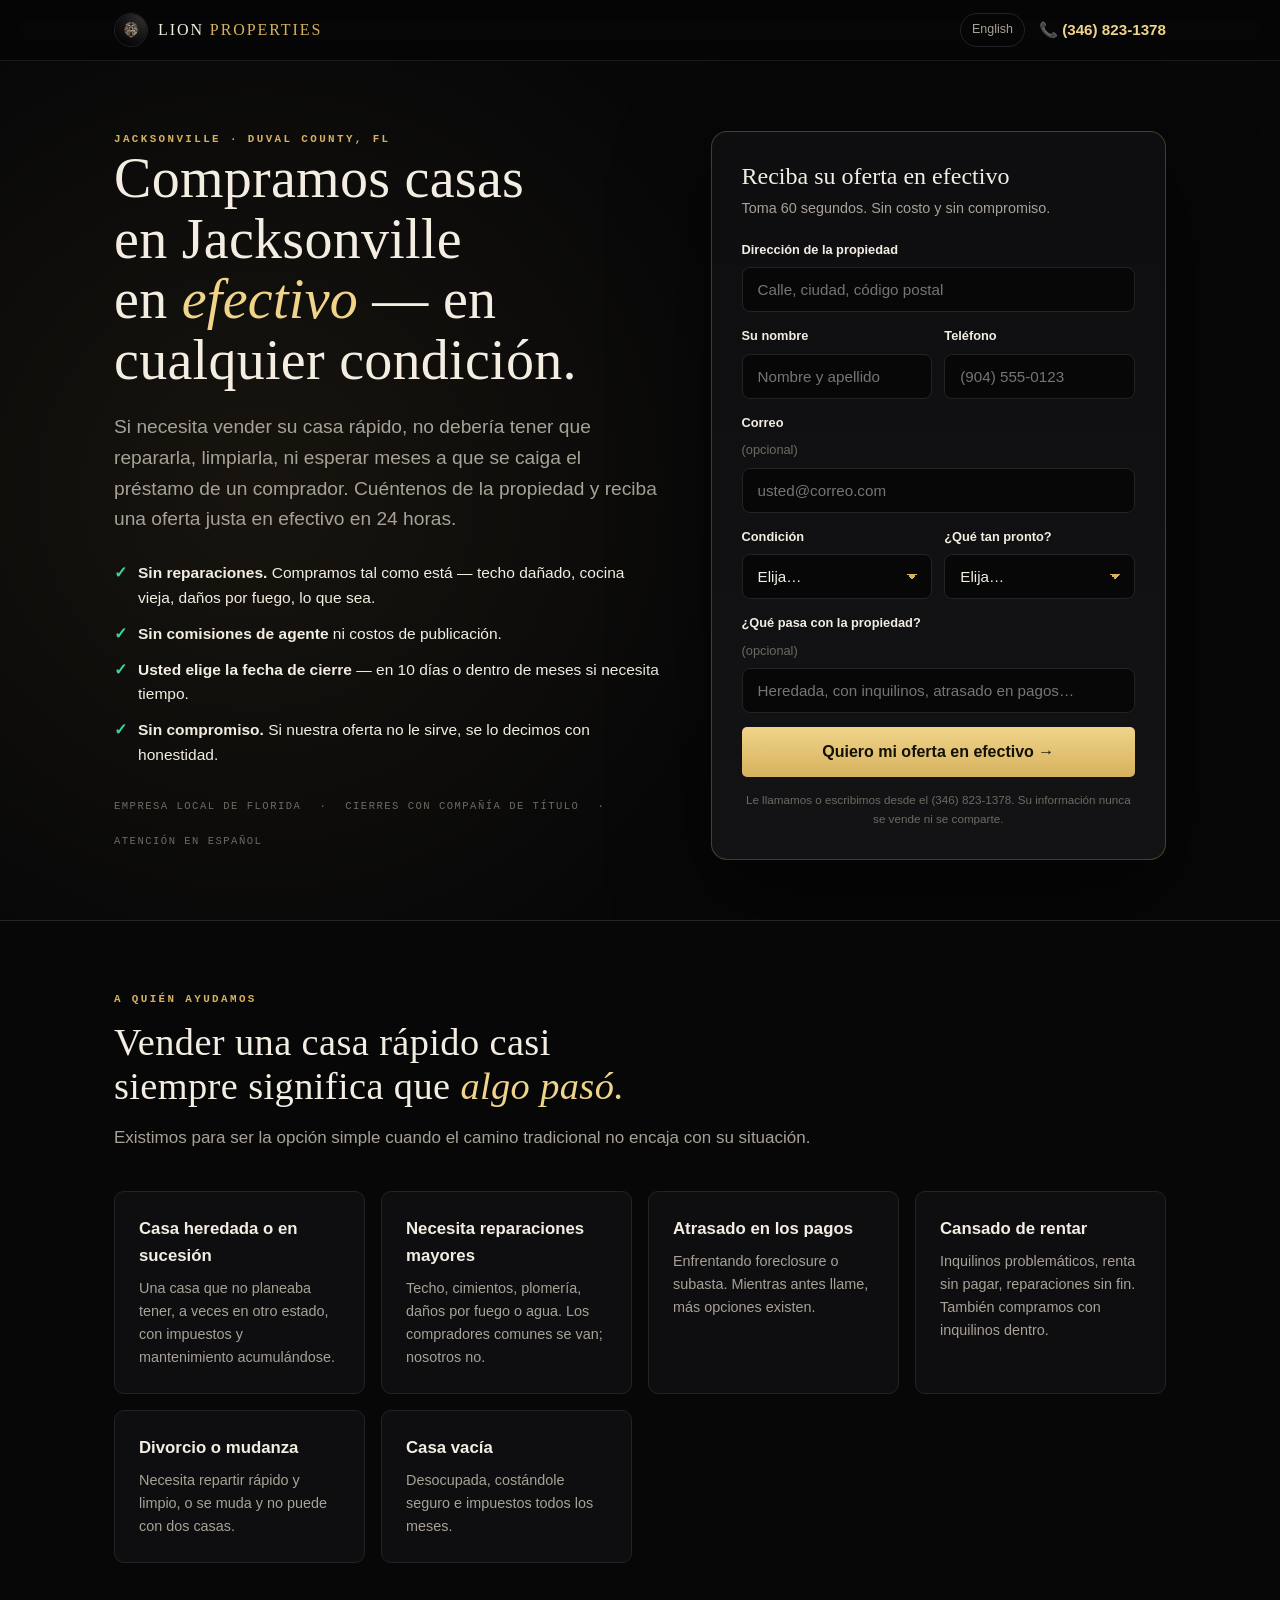
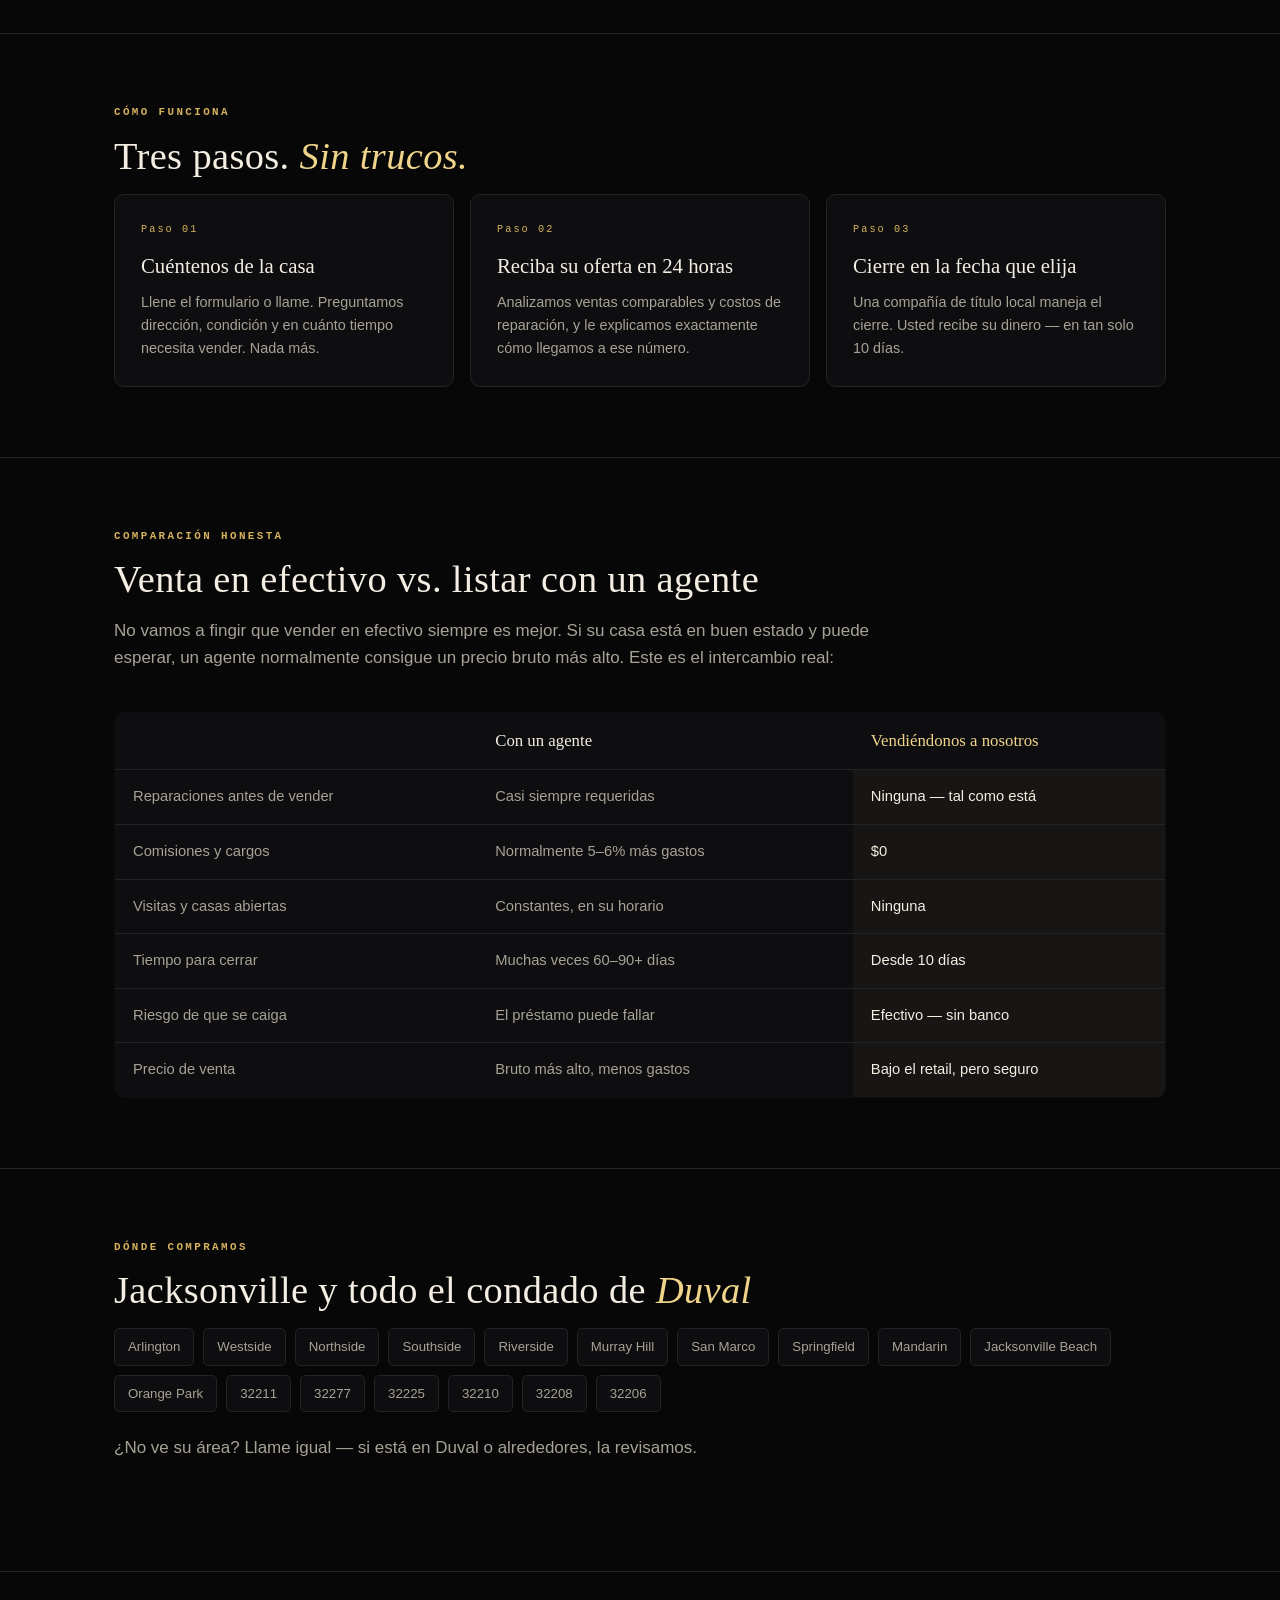
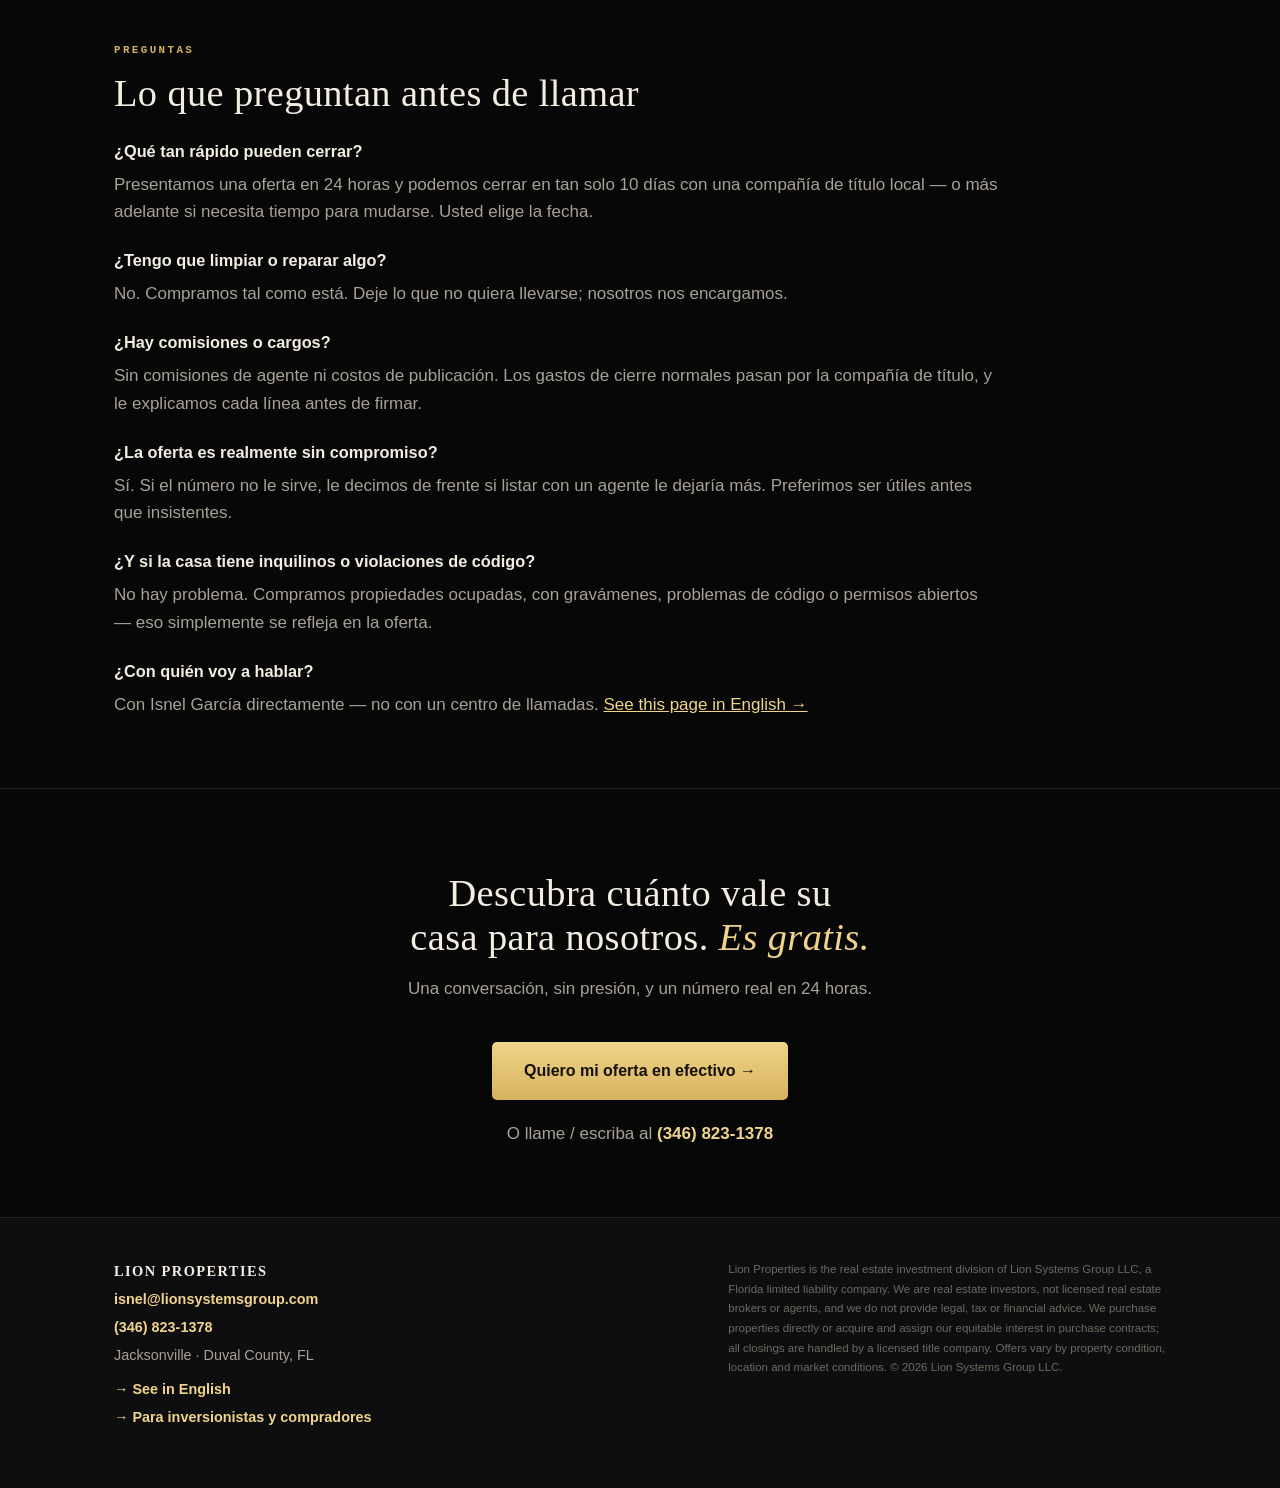
<file: vender/index.html>
<!DOCTYPE html>
<html lang="es">
<head>
<meta charset="UTF-8">
<meta name="viewport" content="width=device-width, initial-scale=1.0">
<title>Compramos Casas en Jacksonville FL — Oferta en Efectivo en 24 Horas | Lion Properties</title>
<meta name="description" content="Compramos casas en Jacksonville y el condado de Duval en efectivo. En cualquier condición, sin reparaciones, sin comisiones de agente. Oferta justa en 24 horas y cierre en tan solo 10 días. Hablamos español.">
<meta name="keywords" content="compramos casas jacksonville, vender mi casa rapido jacksonville, compradores de casas en efectivo jacksonville, vender casa como esta duval, compro casas en efectivo florida, evitar foreclosure jacksonville, vender casa heredada jacksonville">
<link rel="canonical" href="https://lionsystemsgroup.com/vender/">
<meta property="og:title" content="Compramos Casas en Jacksonville FL — Oferta en Efectivo en 24 Horas">
<meta property="og:description" content="Cualquier condición. Sin reparaciones, sin comisiones. Oferta en 24 horas, cierre en 10 días.">
<meta property="og:type" content="website">
<meta property="og:url" content="https://lionsystemsgroup.com/vender/">
<meta name="theme-color" content="#070708">
<link rel="alternate" hreflang="es" href="https://lionsystemsgroup.com/vender/">
<link rel="alternate" hreflang="en" href="https://lionsystemsgroup.com/vender/">
<link rel="icon" href="data:image/svg+xml,%3Csvg xmlns='http://www.w3.org/2000/svg' viewBox='0 0 100 100'%3E%3Ccircle cx='50' cy='50' r='46' fill='%23070708'/%3E%3Ccircle cx='50' cy='50' r='44' fill='none' stroke='%23D6B25E' stroke-width='4'/%3E%3Ctext x='50' y='66' font-family='Georgia,serif' font-size='44' font-weight='700' fill='%23D6B25E' text-anchor='middle'%3EL%3C/text%3E%3C/svg%3E">
<script type="application/ld+json">
{
  "@context": "https://schema.org",
  "@type": "LocalBusiness",
  "@id": "https://lionsystemsgroup.com/vender/",
  "name": "Lion Properties — Lion Systems Group LLC",
  "description": "Compramos casas en efectivo en Jacksonville y el condado de Duval, Florida. Cualquier condición, sin reparaciones ni comisiones.",
  "url": "https://lionsystemsgroup.com/vender/",
  "telephone": "+1-346-823-1378",
  "email": "isnel@lionsystemsgroup.com",
  "priceRange": "$$",
  "areaServed": [
    { "@type": "City", "name": "Jacksonville", "addressRegion": "FL" },
    { "@type": "AdministrativeArea", "name": "Duval County", "addressRegion": "FL" }
  ],
  "address": { "@type": "PostalAddress", "addressLocality": "Jacksonville", "addressRegion": "FL", "addressCountry": "US" },
  "knowsLanguage": ["en", "es"]
}
</script>
<script type="application/ld+json">
{
  "@context": "https://schema.org",
  "@type": "FAQPage",
  "mainEntity": [
    { "@type": "Question", "name": "How fast can you buy my house in Jacksonville?",
      "acceptedAnswer": { "@type": "Answer", "text": "We can present a cash offer within 24 hours of seeing the property details, and close in as little as 10 days through a local title company — or on whatever date works best for you." } },
    { "@type": "Question", "name": "Do I need to make repairs before selling?",
      "acceptedAnswer": { "@type": "Answer", "text": "No. We buy houses completely as-is. You do not need to repair, clean, paint or even remove belongings you don't want to take with you." } },
    { "@type": "Question", "name": "Are there any fees or commissions?",
      "acceptedAnswer": { "@type": "Answer", "text": "There are no agent commissions and no listing fees when you sell directly. Standard closing costs are handled at the title company and we explain every line before you sign anything." } },
    { "@type": "Question", "name": "What kinds of situations do you help with?",
      "acceptedAnswer": { "@type": "Answer", "text": "Inherited or probate properties, houses that need major repairs, foreclosure or behind on payments, divorce, relocation, tired landlords with problem tenants, and vacant homes." } },
    { "@type": "Question", "name": "Am I obligated to accept the offer?",
      "acceptedAnswer": { "@type": "Answer", "text": "Not at all. The offer is free and there is no obligation. If our number doesn't work for your situation, we'll tell you honestly whether listing with an agent would get you more." } }
  ]
}
</script>
<style>
  :root { --negro:#070708; --panel:#0E0E10; --panel2:#131316; --linea:#232326;
    --oro:#D6B25E; --oro2:#F0D48A; --marfil:#F3EDE2; --humo:#A8A296; --sombra:#6E6A60; --verde:#3ED598; }
  * { box-sizing:border-box; margin:0; }
  html { scroll-behavior:smooth; }
  @media (prefers-reduced-motion:reduce){ html{scroll-behavior:auto} *,*::before,*::after{animation:none!important;transition:none!important} }
  body { background:var(--negro); color:var(--marfil); font-family:"Helvetica Neue",-apple-system,"Segoe UI",Arial,sans-serif; line-height:1.6; font-size:17px; overflow-x:hidden; }
  ::selection { background:var(--oro); color:#141005; }
  .serif { font-family:Didot,"Bodoni 72","Playfair Display",Georgia,serif; font-weight:400; }
  .mono { font-family:ui-monospace,"SF Mono",Menlo,monospace; font-size:.68rem; letter-spacing:.22em; text-transform:uppercase; color:var(--oro); font-weight:600; }
  .wrap { max-width:1100px; margin:0 auto; padding:0 24px; }
  a:focus-visible,button:focus-visible,input:focus-visible,select:focus-visible,textarea:focus-visible { outline:2px solid var(--oro); outline-offset:3px; }

  nav { position:sticky; top:0; z-index:100; background:rgba(7,7,8,.85); backdrop-filter:blur(14px); border-bottom:1px solid rgba(35,35,38,.7); }
  nav .wrap { display:flex; justify-content:space-between; align-items:center; padding:13px 24px; gap:14px; }
  .logo { display:flex; align-items:center; gap:10px; text-decoration:none; color:var(--marfil); }
  .logo img { width:34px; height:34px; border-radius:50%; border:1px solid var(--linea); }
  .logo b { font-family:Didot,"Bodoni 72",Georgia,serif; font-weight:400; font-size:1rem; letter-spacing:.12em; }
  .logo b span { color:var(--oro); }
  .nav-tel { display:flex; align-items:center; gap:14px; }
  .nav-tel a.tel { color:var(--oro2); text-decoration:none; font-weight:700; font-size:.95rem; white-space:nowrap; }
  .lang { font-size:.78rem; color:var(--humo); text-decoration:none; border:1px solid var(--linea); padding:6px 11px; border-radius:999px; }
  .lang:hover { border-color:var(--oro); color:var(--oro2); }
  @media (max-width:600px){ .nav-tel a.tel span.txt { display:none; } }

  .btn { display:inline-block; padding:16px 32px; border-radius:5px; text-decoration:none; font-weight:700; font-size:1rem; background:linear-gradient(180deg,var(--oro2),var(--oro)); color:#141005; border:none; cursor:pointer; font-family:inherit; transition:transform .15s, box-shadow .2s; text-align:center; }
  .btn:hover { transform:translateY(-2px); box-shadow:0 12px 40px rgba(214,178,94,.3); }
  .btn.full { width:100%; }

  header.hero { padding:70px 0 60px; position:relative; overflow:hidden; }
  header.hero::before { content:""; position:absolute; top:-40%; left:-15%; width:70%; height:180%; background:radial-gradient(circle,rgba(214,178,94,.08),transparent 60%); pointer-events:none; }
  .hero-grid { position:relative; display:grid; grid-template-columns:minmax(0,6fr) minmax(0,5fr); gap:50px; align-items:start; }
  @media (max-width:920px){ .hero-grid{grid-template-columns:1fr; gap:38px;} }
  h1 { font-size:clamp(2.1rem,5vw,3.5rem); line-height:1.08; letter-spacing:.005em; text-wrap:balance; }
  h1 em { font-style:italic; color:var(--oro2); }
  .lede { font-size:clamp(1.02rem,1.6vw,1.2rem); color:var(--humo); max-width:32em; margin:22px 0 26px; }
  .ticks { display:grid; gap:11px; margin-bottom:30px; }
  .tick { display:flex; gap:11px; align-items:flex-start; font-size:.97rem; }
  .tick i { color:var(--verde); font-style:normal; font-weight:700; flex:none; }
  .conf { display:flex; flex-wrap:wrap; gap:18px; font-family:ui-monospace,Menlo,monospace; font-size:.66rem; letter-spacing:.14em; text-transform:uppercase; color:var(--sombra); margin-top:26px; }

  .card-form { background:linear-gradient(180deg,var(--panel),var(--panel2)); border:1px solid rgba(214,178,94,.28); border-radius:16px; padding:30px; box-shadow:0 34px 90px rgba(0,0,0,.55); }
  .card-form h2 { font-family:Didot,"Bodoni 72",Georgia,serif; font-weight:400; font-size:1.5rem; margin-bottom:6px; line-height:1.2; }
  .card-form .p2 { color:var(--humo); font-size:.9rem; margin-bottom:20px; }
  form { display:grid; gap:14px; }
  label { font-size:.8rem; font-weight:700; display:grid; gap:7px; }
  input, select, textarea { background:var(--negro); border:1px solid var(--linea); border-radius:8px; padding:13px 15px; color:var(--marfil); font-family:inherit; font-size:.95rem; width:100%; }
  input:hover,select:hover,textarea:hover,input:focus,select:focus,textarea:focus { border-color:rgba(214,178,94,.5); outline:none; }
  select { appearance:none; background-image:linear-gradient(45deg,transparent 50%,var(--oro) 50%),linear-gradient(135deg,var(--oro) 50%,transparent 50%); background-position:calc(100% - 19px) center,calc(100% - 14px) center; background-size:5px 5px,5px 5px; background-repeat:no-repeat; padding-right:38px; }
  select option { background:var(--panel); }
  .fila2 { display:grid; grid-template-columns:1fr 1fr; gap:12px; }
  @media (max-width:480px){ .fila2{grid-template-columns:1fr;} }
  .mini { font-size:.73rem; color:var(--sombra); text-align:center; }
  .ok { display:none; background:rgba(62,213,152,.1); border:1px solid rgba(62,213,152,.4); color:#8FF0C4; border-radius:10px; padding:20px; font-size:.94rem; }
  .ok.ver { display:block; }

  section { padding:70px 0; border-top:1px solid var(--linea); }
  h2.sec { font-size:clamp(1.6rem,3.2vw,2.4rem); letter-spacing:.01em; margin:12px 0 16px; text-wrap:balance; max-width:22em; line-height:1.15; }
  h2.sec em { font-style:italic; color:var(--oro2); }
  .sub { color:var(--humo); max-width:46em; margin-bottom:40px; }

  .sits { display:grid; grid-template-columns:repeat(auto-fit,minmax(240px,1fr)); gap:16px; }
  .sit { background:var(--panel); border:1px solid var(--linea); border-radius:10px; padding:24px; }
  .sit h3 { font-size:1.05rem; margin-bottom:7px; }
  .sit p { color:var(--humo); font-size:.9rem; }

  .comp { width:100%; border-collapse:collapse; background:var(--panel); border:1px solid var(--linea); border-radius:10px; overflow:hidden; }
  .comp th,.comp td { padding:15px 18px; text-align:left; border-bottom:1px solid var(--linea); font-size:.92rem; }
  .comp th { font-family:Didot,"Bodoni 72",Georgia,serif; font-weight:400; font-size:1.05rem; }
  .comp th.us { color:var(--oro2); }
  .comp td { color:var(--humo); }
  .comp td.us { color:var(--marfil); background:rgba(214,178,94,.05); }
  .comp tr:last-child td { border-bottom:none; }
  .tabla-shell { overflow-x:auto; }

  .pasos { display:grid; grid-template-columns:repeat(auto-fit,minmax(230px,1fr)); gap:16px; counter-reset:p; }
  .paso { background:var(--panel); border:1px solid var(--linea); border-radius:10px; padding:26px; }
  .paso::before { counter-increment:p; content:"Paso 0" counter(p); font-family:ui-monospace,Menlo,monospace; font-size:.64rem; letter-spacing:.2em; color:var(--oro); display:block; margin-bottom:12px; }
  .paso h3 { font-family:Didot,"Bodoni 72",Georgia,serif; font-weight:400; font-size:1.3rem; margin-bottom:8px; }
  .paso p { color:var(--humo); font-size:.9rem; }

  .faq dt { font-weight:700; margin-top:22px; font-size:1.02rem; }
  .faq dd { margin:7px 0 0; color:var(--humo); max-width:52em; }
  .areas { display:flex; flex-wrap:wrap; gap:9px; margin-top:8px; }
  .area { border:1px solid var(--linea); background:var(--panel); border-radius:5px; padding:7px 13px; font-size:.83rem; color:var(--humo); }

  footer { border-top:1px solid var(--linea); padding:42px 0 58px; background:var(--panel); }
  footer .wrap { display:flex; flex-wrap:wrap; gap:24px; justify-content:space-between; }
  footer a { color:var(--oro2); text-decoration:none; font-weight:600; }
  footer .col { display:grid; gap:5px; font-size:.9rem; color:var(--humo); }
  footer .tiny { font-size:.72rem; color:var(--sombra); max-width:38em; line-height:1.7; }
  .reveal { opacity:0; transform:translateY(18px); transition:opacity .6s, transform .6s; }
  .reveal.in { opacity:1; transform:none; }
</style>
</head>
<body>

<nav>
  <div class="wrap">
    <a class="logo" href="/"><img src="/assets/logo-emblema-1x1-web.jpg" alt="Lion Properties"><b>LION <span>PROPERTIES</span></b></a>
    <div class="nav-tel">
      <a class="lang" href="/sell/">English</a>
      <a class="tel" href="tel:+13468231378">📞 <span class="txt">(346) 823-1378</span></a>
    </div>
  </div>
</nav>

<header class="hero">
  <div class="wrap">
    <div class="hero-grid">
      <div>
        <div class="mono">Jacksonville · Duval County, FL</div>
        <h1 class="serif">Compramos casas en Jacksonville en <em>efectivo</em> — en cualquier condición.</h1>
        <p class="lede">Si necesita vender su casa rápido, no debería tener que repararla, limpiarla, ni esperar meses a que se caiga el préstamo de un comprador. Cuéntenos de la propiedad y reciba una oferta justa en efectivo en 24 horas.</p>
        <div class="ticks">
          <div class="tick"><i>✓</i><span><b>Sin reparaciones.</b> Compramos tal como está — techo dañado, cocina vieja, daños por fuego, lo que sea.</span></div>
          <div class="tick"><i>✓</i><span><b>Sin comisiones de agente</b> ni costos de publicación.</span></div>
          <div class="tick"><i>✓</i><span><b>Usted elige la fecha de cierre</b> — en 10 días o dentro de meses si necesita tiempo.</span></div>
          <div class="tick"><i>✓</i><span><b>Sin compromiso.</b> Si nuestra oferta no le sirve, se lo decimos con honestidad.</span></div>
        </div>
        <div class="conf">
          <span>Empresa local de Florida</span><span>·</span><span>Cierres con compañía de título</span><span>·</span><span>Atención en español</span>
        </div>
      </div>

      <div class="card-form" id="offer">
        <h2>Reciba su oferta en efectivo</h2>
        <p class="p2">Toma 60 segundos. Sin costo y sin compromiso.</p>
        <form id="of">
          <label>Dirección de la propiedad
            <input type="text" id="f-addr" required placeholder="Calle, ciudad, código postal" autocomplete="street-address">
          </label>
          <div class="fila2">
            <label>Su nombre<input type="text" id="f-name" required placeholder="Nombre y apellido" autocomplete="name"></label>
            <label>Teléfono<input type="tel" id="f-phone" required placeholder="(904) 555-0123" autocomplete="tel"></label>
          </div>
          <label>Correo <span style="font-weight:400;color:var(--sombra)">(opcional)</span>
            <input type="email" id="f-email" placeholder="usted@correo.com" autocomplete="email">
          </label>
          <div class="fila2">
            <label>Condición
              <select id="f-cond">
                <option value="">Elija…</option><option>Lista para habitar</option><option>Necesita arreglos menores</option>
                <option>Necesita reparaciones mayores</option><option>Muy deteriorada / vacía</option>
              </select>
            </label>
            <label>¿Qué tan pronto?
              <select id="f-when">
                <option value="">Elija…</option><option>Lo antes posible</option><option>En 30 días</option>
                <option>1–3 meses</option><option>Solo estoy explorando</option>
              </select>
            </label>
          </div>
          <label>¿Qué pasa con la propiedad? <span style="font-weight:400;color:var(--sombra)">(opcional)</span>
            <input type="text" id="f-sit" placeholder="Heredada, con inquilinos, atrasado en pagos…">
          </label>
          <button type="submit" class="btn full">Quiero mi oferta en efectivo →</button>
          <p class="mini">Le llamamos o escribimos desde el (346) 823-1378. Su información nunca se vende ni se comparte.</p>
          <div class="ok" id="listo"><strong>Recibido — gracias. ✅</strong><br>Isnel se comunicará personalmente en menos de 24 horas con su oferta. Si prefiere hablar ahora, llame o escriba al <a href="tel:+13468231378" style="color:#8FF0C4">(346) 823-1378</a>.</div>
        </form>
      </div>
    </div>
  </div>
</header>

<section>
  <div class="wrap">
    <div class="mono reveal">A quién ayudamos</div>
    <h2 class="sec serif reveal">Vender una casa rápido casi siempre significa que <em>algo pasó.</em></h2>
    <p class="sub reveal">Existimos para ser la opción simple cuando el camino tradicional no encaja con su situación.</p>
    <div class="sits">
      <div class="sit reveal"><h3>Casa heredada o en sucesión</h3><p>Una casa que no planeaba tener, a veces en otro estado, con impuestos y mantenimiento acumulándose.</p></div>
      <div class="sit reveal"><h3>Necesita reparaciones mayores</h3><p>Techo, cimientos, plomería, daños por fuego o agua. Los compradores comunes se van; nosotros no.</p></div>
      <div class="sit reveal"><h3>Atrasado en los pagos</h3><p>Enfrentando foreclosure o subasta. Mientras antes llame, más opciones existen.</p></div>
      <div class="sit reveal"><h3>Cansado de rentar</h3><p>Inquilinos problemáticos, renta sin pagar, reparaciones sin fin. También compramos con inquilinos dentro.</p></div>
      <div class="sit reveal"><h3>Divorcio o mudanza</h3><p>Necesita repartir rápido y limpio, o se muda y no puede con dos casas.</p></div>
      <div class="sit reveal"><h3>Casa vacía</h3><p>Desocupada, costándole seguro e impuestos todos los meses.</p></div>
    </div>
  </div>
</section>

<section>
  <div class="wrap">
    <div class="mono reveal">Cómo funciona</div>
    <h2 class="sec serif reveal">Tres pasos. <em>Sin trucos.</em></h2>
    <div class="pasos">
      <div class="paso reveal"><h3>Cuéntenos de la casa</h3><p>Llene el formulario o llame. Preguntamos dirección, condición y en cuánto tiempo necesita vender. Nada más.</p></div>
      <div class="paso reveal"><h3>Reciba su oferta en 24 horas</h3><p>Analizamos ventas comparables y costos de reparación, y le explicamos exactamente cómo llegamos a ese número.</p></div>
      <div class="paso reveal"><h3>Cierre en la fecha que elija</h3><p>Una compañía de título local maneja el cierre. Usted recibe su dinero — en tan solo 10 días.</p></div>
    </div>
  </div>
</section>

<section>
  <div class="wrap">
    <div class="mono reveal">Comparación honesta</div>
    <h2 class="sec serif reveal">Venta en efectivo vs. listar con un agente</h2>
    <p class="sub reveal">No vamos a fingir que vender en efectivo siempre es mejor. Si su casa está en buen estado y puede esperar, un agente normalmente consigue un precio bruto más alto. Este es el intercambio real:</p>
    <div class="tabla-shell reveal">
      <table class="comp">
        <tr><th>&nbsp;</th><th>Con un agente</th><th class="us">Vendiéndonos a nosotros</th></tr>
        <tr><td>Reparaciones antes de vender</td><td>Casi siempre requeridas</td><td class="us">Ninguna — tal como está</td></tr>
        <tr><td>Comisiones y cargos</td><td>Normalmente 5–6% más gastos</td><td class="us">$0</td></tr>
        <tr><td>Visitas y casas abiertas</td><td>Constantes, en su horario</td><td class="us">Ninguna</td></tr>
        <tr><td>Tiempo para cerrar</td><td>Muchas veces 60–90+ días</td><td class="us">Desde 10 días</td></tr>
        <tr><td>Riesgo de que se caiga</td><td>El préstamo puede fallar</td><td class="us">Efectivo — sin banco</td></tr>
        <tr><td>Precio de venta</td><td>Bruto más alto, menos gastos</td><td class="us">Bajo el retail, pero seguro</td></tr>
      </table>
    </div>
  </div>
</section>

<section>
  <div class="wrap">
    <div class="mono reveal">Dónde compramos</div>
    <h2 class="sec serif reveal">Jacksonville y todo el condado de <em>Duval</em></h2>
    <div class="areas reveal">
      <span class="area">Arlington</span><span class="area">Westside</span><span class="area">Northside</span>
      <span class="area">Southside</span><span class="area">Riverside</span><span class="area">Murray Hill</span>
      <span class="area">San Marco</span><span class="area">Springfield</span><span class="area">Mandarin</span>
      <span class="area">Jacksonville Beach</span><span class="area">Orange Park</span>
      <span class="area">32211</span><span class="area">32277</span><span class="area">32225</span>
      <span class="area">32210</span><span class="area">32208</span><span class="area">32206</span>
    </div>
    <p class="sub reveal" style="margin-top:22px">¿No ve su área? Llame igual — si está en Duval o alrededores, la revisamos.</p>
  </div>
</section>

<section>
  <div class="wrap">
    <div class="mono reveal">Preguntas</div>
    <h2 class="sec serif reveal">Lo que preguntan antes de llamar</h2>
    <dl class="faq reveal">
      <dt>¿Qué tan rápido pueden cerrar?</dt>
      <dd>Presentamos una oferta en 24 horas y podemos cerrar en tan solo 10 días con una compañía de título local — o más adelante si necesita tiempo para mudarse. Usted elige la fecha.</dd>
      <dt>¿Tengo que limpiar o reparar algo?</dt>
      <dd>No. Compramos tal como está. Deje lo que no quiera llevarse; nosotros nos encargamos.</dd>
      <dt>¿Hay comisiones o cargos?</dt>
      <dd>Sin comisiones de agente ni costos de publicación. Los gastos de cierre normales pasan por la compañía de título, y le explicamos cada línea antes de firmar.</dd>
      <dt>¿La oferta es realmente sin compromiso?</dt>
      <dd>Sí. Si el número no le sirve, le decimos de frente si listar con un agente le dejaría más. Preferimos ser útiles antes que insistentes.</dd>
      <dt>¿Y si la casa tiene inquilinos o violaciones de código?</dt>
      <dd>No hay problema. Compramos propiedades ocupadas, con gravámenes, problemas de código o permisos abiertos — eso simplemente se refleja en la oferta.</dd>
      <dt>¿Con quién voy a hablar?</dt>
      <dd>Con Isnel García directamente — no con un centro de llamadas. <a href="/sell/" style="color:var(--oro2)">See this page in English →</a></dd>
    </dl>
  </div>
</section>

<section style="text-align:center">
  <div class="wrap">
    <h2 class="sec serif reveal" style="margin-inline:auto">Descubra cuánto vale su casa para nosotros. <em>Es gratis.</em></h2>
    <p class="sub reveal" style="margin-inline:auto">Una conversación, sin presión, y un número real en 24 horas.</p>
    <a class="btn reveal" href="#offer">Quiero mi oferta en efectivo →</a>
    <p class="sub reveal" style="margin:20px auto 0">O llame / escriba al <a href="tel:+13468231378" style="color:var(--oro2);text-decoration:none;font-weight:700">(346) 823-1378</a></p>
  </div>
</section>

<footer>
  <div class="wrap">
    <div class="col">
      <strong style="color:var(--marfil);font-family:Didot,'Bodoni 72',Georgia,serif;letter-spacing:.1em">LION PROPERTIES</strong>
      <a href="mailto:isnel@lionsystemsgroup.com">isnel@lionsystemsgroup.com</a>
      <a href="tel:+13468231378">(346) 823-1378</a>
      <span>Jacksonville · Duval County, FL</span>
      <a href="/sell/" style="margin-top:6px">→ See in English</a>
      <a href="/deals/">→ Para inversionistas y compradores</a>
    </div>
    <p class="tiny">Lion Properties is the real estate investment division of Lion Systems Group LLC, a Florida limited liability company. We are real estate investors, not licensed real estate brokers or agents, and we do not provide legal, tax or financial advice. We purchase properties directly or acquire and assign our equitable interest in purchase contracts; all closings are handled by a licensed title company. Offers vary by property condition, location and market conditions. © 2026 Lion Systems Group LLC.</p>
  </div>
</footer>

<script>
(function () {
  var CRM = 'https://script.google.com/macros/s/AKfycbzfaWHc2ky2HzWAJz64zFWS8ANlXSC7vkGnmThauEWdF7AY9XLtDaZ2L7n4DURrxboNdQ/exec';
  if ('IntersectionObserver' in window) {
    var io = new IntersectionObserver(function (es) {
      es.forEach(function (e) { if (e.isIntersecting) { e.target.classList.add('in'); io.unobserve(e.target); } });
    }, { threshold:.12 });
    document.querySelectorAll('.reveal').forEach(function (e) { io.observe(e); });
  }
  function v(id){ var el=document.getElementById(id); return el ? el.value.trim() : ''; }
  document.getElementById('of').addEventListener('submit', function (e) {
    e.preventDefault();
    var urgente = /ASAP|30 days/i.test(v('f-when'));
    var d = {
      nombre: v('f-name'),
      negocio: v('f-addr'),
      rubro: 'SELLER LEAD ES — Jacksonville',
      contacto: v('f-phone') + (v('f-email') ? ' | ' + v('f-email') : ''),
      dolor: v('f-cond') + ' / ' + v('f-when'),
      notas: (urgente ? '🔥 ' : '🏚️ ') + 'MOTIVATED SELLER · Address: ' + v('f-addr')
             + ' · Condition: ' + (v('f-cond') || '—') + ' · Timeline: ' + (v('f-when') || '—')
             + (v('f-sit') ? ' · Situation: ' + v('f-sit') : ''),
      origen: 'compramos casas (vender)'
    };
    var q = Object.keys(d).map(function (k) {
      return encodeURIComponent(k) + '=' + encodeURIComponent((d[k] || '').toString().slice(0, 450));
    }).join('&');
    try { fetch(CRM + '?' + q, { method:'GET', mode:'no-cors', cache:'no-store' }); }
    catch (err) { try { new Image().src = CRM + '?' + q; } catch (e2) {} }
    document.getElementById('listo').classList.add('ver');
    var b = this.querySelector('button[type=submit]'); b.textContent = 'Sent ✓'; b.disabled = true;
  });
})();
</script>
</body>
</html>
</file>
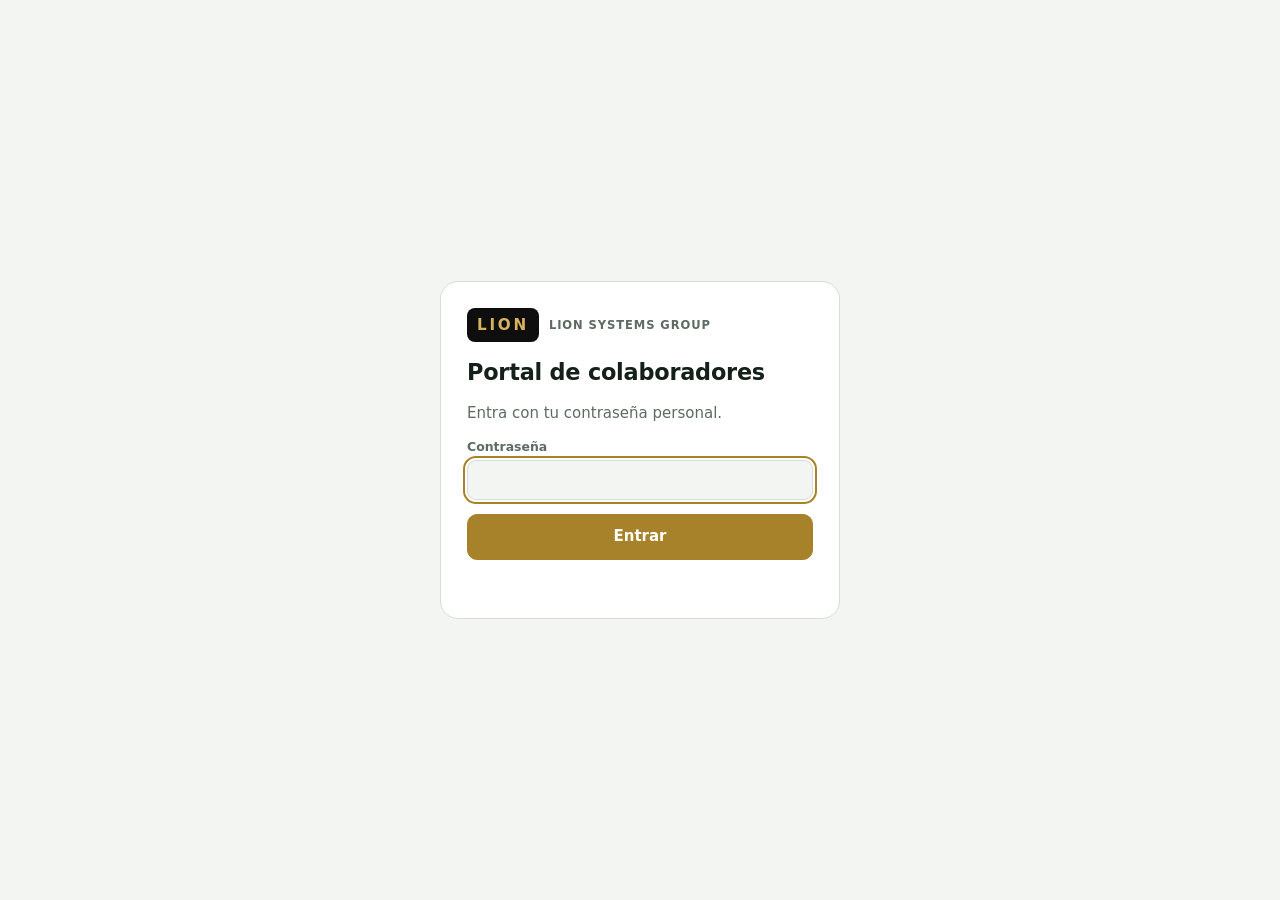
<file: portal/abba-roses/index.html>
<!doctype html>
<html lang="es">
<head>
<meta charset="utf-8">
<meta http-equiv="Content-Security-Policy" content="default-src 'self'; script-src 'self'; style-src 'self' 'unsafe-inline' https://fonts.googleapis.com; font-src https://fonts.gstatic.com; img-src 'self' blob: data:; connect-src 'self' https://lion-portal.lionsystems.workers.dev https://n8n.n8nainueva.com; worker-src 'self' blob:; base-uri 'none'; form-action 'self'; object-src 'none'">
<meta name="lion-portal" content="abba-roses">
<meta name="viewport" content="width=device-width,initial-scale=1,viewport-fit=cover">
<meta name="robots" content="noindex,nofollow">
<meta name="referrer" content="no-referrer">
<title>Portal Lion</title>
<link rel="preconnect" href="https://fonts.googleapis.com">
<link rel="stylesheet" href="https://fonts.googleapis.com/css2?family=Bricolage+Grotesque:opsz,wght@12..96,600;12..96,700&family=Figtree:wght@400;500;600;700&family=JetBrains+Mono:wght@500;600&display=swap">
<link rel="stylesheet" href="/portal/portal.css?v=9e1ba4bc">
</head>
<body>

<!-- Entrada -->
<section id="login" class="login" hidden>
  <form id="loginForm" class="login-card" autocomplete="on">
    <div class="login-brand"><span class="lion-mark" aria-hidden="true">LION</span><span class="lbl">Lion Systems Group</span></div>
    <h1>Portal de colaboradores</h1>
    <p class="muted">Entra con tu contraseña personal.</p>
    <input type="text" name="username" autocomplete="username" value="colaborador" hidden aria-hidden="true">
    <div class="fld"><label for="pw">Contraseña</label><input id="pw" name="password" type="password" autocomplete="current-password" required minlength="6" maxlength="200"></div>
    <button class="btn pri" type="submit" id="loginBtn">Entrar</button>
    <p class="login-err" id="loginErr" role="alert"></p>
  </form>
</section>

<!-- Panel del administrador -->
<section id="adminApp" hidden></section>

<!-- Portal del colaborador (igual al original) -->
<section id="portalApp" hidden>
<div id="adminBar" class="adminbar" hidden></div>
<header class="top">
  <div class="wrap">
    <div class="brand">
      <span class="lbl">Lion Systems Group</span>
      <h1 id="ptTitle">Portal</h1>
      <span class="muted" id="ptWho" style="font-size:.85rem"></span>
    </div>
    <div class="clock">
      <div><div class="lbl" id="tzLbl">Hora</div><div class="t" id="clk">--:--</div></div>
      <div class="shift">
        <span class="pill" id="shiftPill"><span class="dot"></span><span id="shiftTxt">Fuera de turno</span></span>
        <button class="btn pri" id="shiftBtn" type="button">Empezar turno</button>
      </div>
      <button class="btn sm ghost" id="logoutBtn" type="button" title="Salir">Salir</button>
    </div>
  </div>
  <div class="wrap"><nav class="tabs" role="tablist" id="tabs"></nav></div>
</header>
<main><div class="wrap" id="view"><div class="empty">Cargando tu información…</div></div></main>
<div id="layer"></div>
</section>

<script src="/portal/vendor/Sortable.min.js"></script>
<script src="/portal/config.js"></script>
<script src="/portal/shim.js?v=9e1ba4bc"></script>
<script src="/portal/app.js?v=9e1ba4bc"></script>
<script src="/portal/admin.js?v=9e1ba4bc"></script>
<script src="/portal/boot.js?v=9e1ba4bc"></script>
</body>
</html>
</file>
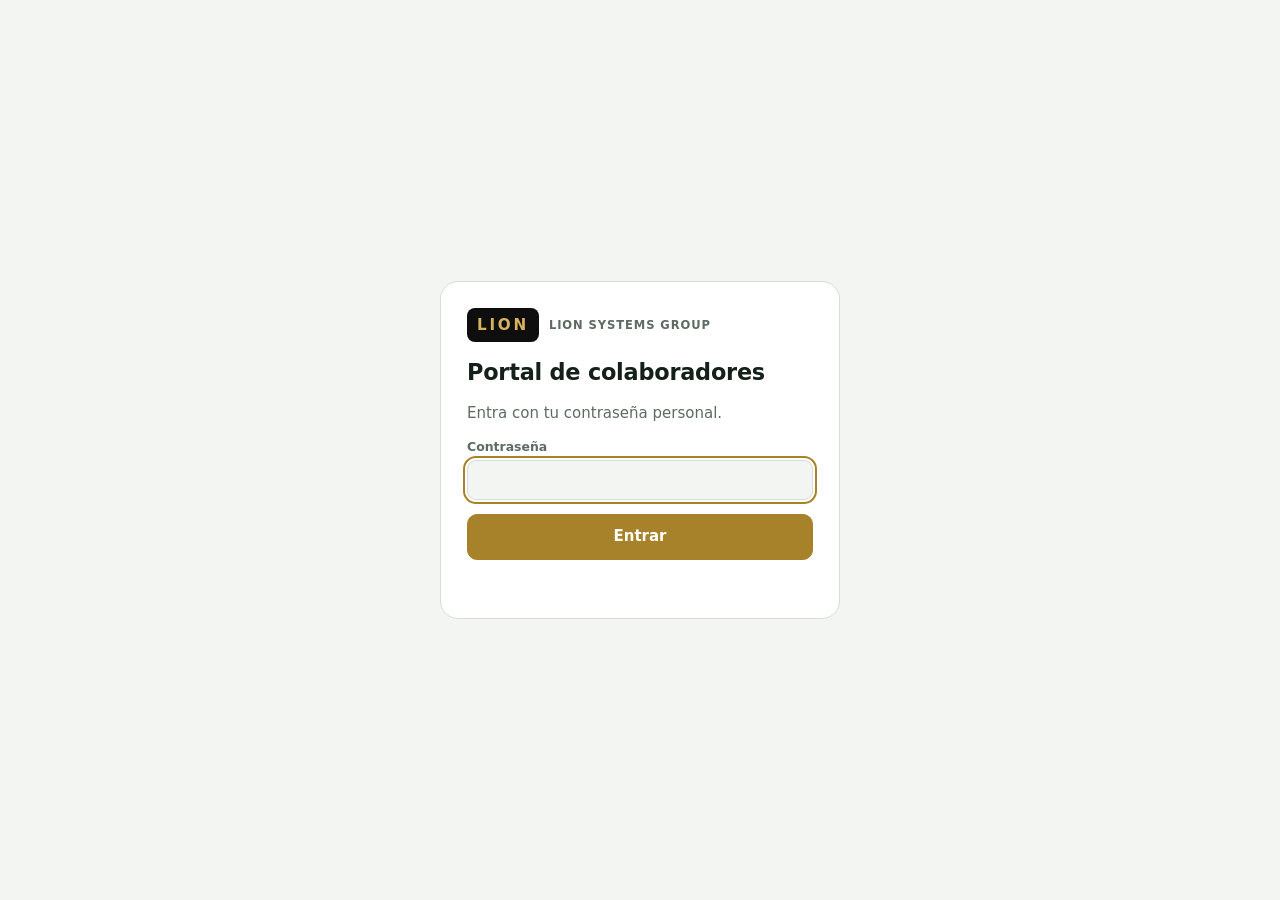
<file: portal/gaby-flowers/index.html>
<!doctype html>
<html lang="es">
<head>
<meta charset="utf-8">
<meta http-equiv="Content-Security-Policy" content="default-src 'self'; script-src 'self'; style-src 'self' 'unsafe-inline' https://fonts.googleapis.com; font-src https://fonts.gstatic.com; img-src 'self' blob: data:; connect-src 'self' https://lion-portal.lionsystems.workers.dev https://n8n.n8nainueva.com; worker-src 'self' blob:; base-uri 'none'; form-action 'self'; object-src 'none'">
<meta name="lion-portal" content="gaby-flowers">
<meta name="viewport" content="width=device-width,initial-scale=1,viewport-fit=cover">
<meta name="robots" content="noindex,nofollow">
<meta name="referrer" content="no-referrer">
<title>Portal Lion</title>
<link rel="preconnect" href="https://fonts.googleapis.com">
<link rel="stylesheet" href="https://fonts.googleapis.com/css2?family=Bricolage+Grotesque:opsz,wght@12..96,600;12..96,700&family=Figtree:wght@400;500;600;700&family=JetBrains+Mono:wght@500;600&display=swap">
<link rel="stylesheet" href="/portal/portal.css?v=9e1ba4bc">
</head>
<body>

<!-- Entrada -->
<section id="login" class="login" hidden>
  <form id="loginForm" class="login-card" autocomplete="on">
    <div class="login-brand"><span class="lion-mark" aria-hidden="true">LION</span><span class="lbl">Lion Systems Group</span></div>
    <h1>Portal de colaboradores</h1>
    <p class="muted">Entra con tu contraseña personal.</p>
    <input type="text" name="username" autocomplete="username" value="colaborador" hidden aria-hidden="true">
    <div class="fld"><label for="pw">Contraseña</label><input id="pw" name="password" type="password" autocomplete="current-password" required minlength="6" maxlength="200"></div>
    <button class="btn pri" type="submit" id="loginBtn">Entrar</button>
    <p class="login-err" id="loginErr" role="alert"></p>
  </form>
</section>

<!-- Panel del administrador -->
<section id="adminApp" hidden></section>

<!-- Portal del colaborador (igual al original) -->
<section id="portalApp" hidden>
<div id="adminBar" class="adminbar" hidden></div>
<header class="top">
  <div class="wrap">
    <div class="brand">
      <span class="lbl">Lion Systems Group</span>
      <h1 id="ptTitle">Portal</h1>
      <span class="muted" id="ptWho" style="font-size:.85rem"></span>
    </div>
    <div class="clock">
      <div><div class="lbl" id="tzLbl">Hora</div><div class="t" id="clk">--:--</div></div>
      <div class="shift">
        <span class="pill" id="shiftPill"><span class="dot"></span><span id="shiftTxt">Fuera de turno</span></span>
        <button class="btn pri" id="shiftBtn" type="button">Empezar turno</button>
      </div>
      <button class="btn sm ghost" id="logoutBtn" type="button" title="Salir">Salir</button>
    </div>
  </div>
  <div class="wrap"><nav class="tabs" role="tablist" id="tabs"></nav></div>
</header>
<main><div class="wrap" id="view"><div class="empty">Cargando tu información…</div></div></main>
<div id="layer"></div>
</section>

<script src="/portal/vendor/Sortable.min.js"></script>
<script src="/portal/config.js"></script>
<script src="/portal/shim.js?v=9e1ba4bc"></script>
<script src="/portal/app.js?v=9e1ba4bc"></script>
<script src="/portal/admin.js?v=9e1ba4bc"></script>
<script src="/portal/boot.js?v=9e1ba4bc"></script>
</body>
</html>
</file>
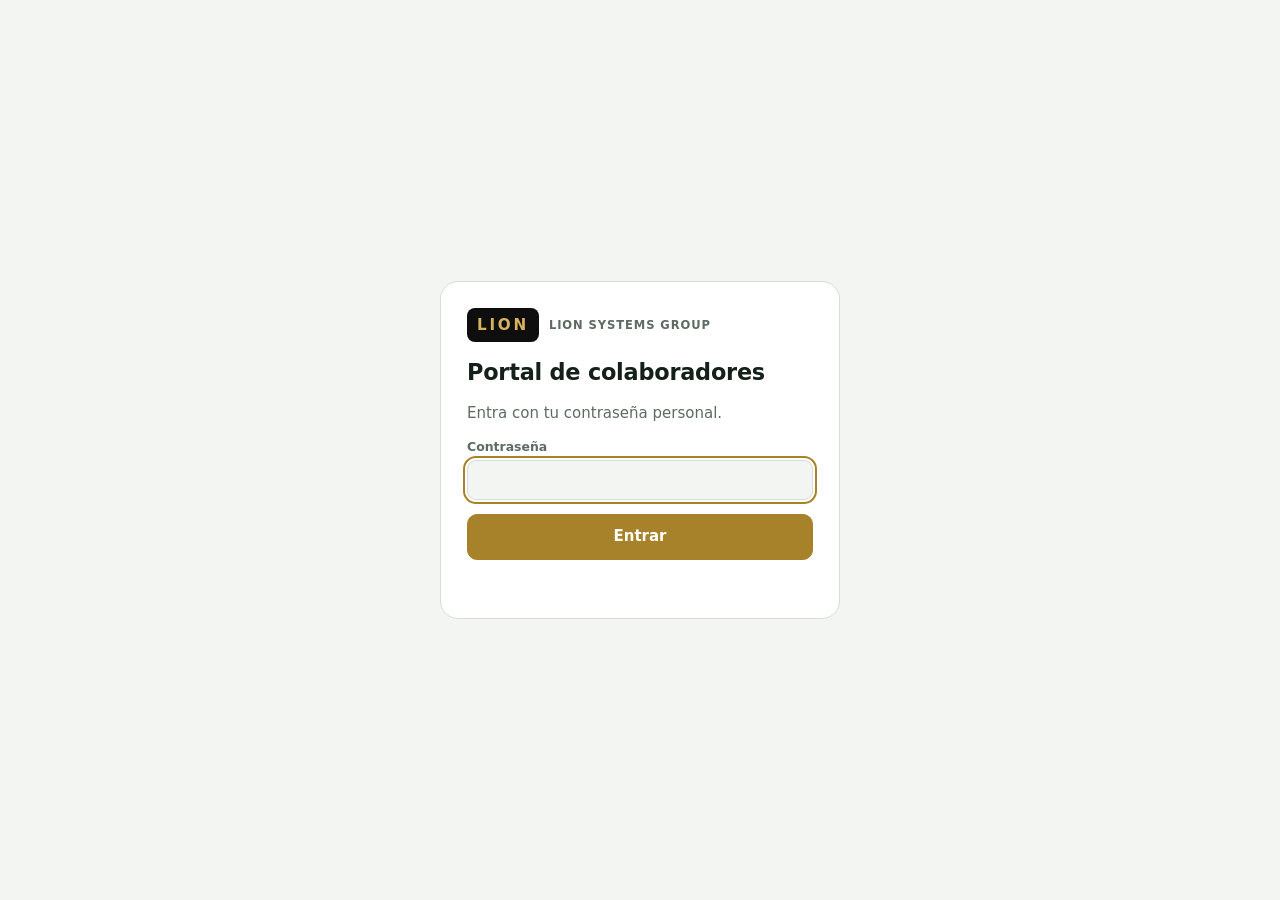
<file: portal/ruiz-creationz/index.html>
<!doctype html>
<html lang="es">
<head>
<meta charset="utf-8">
<meta http-equiv="Content-Security-Policy" content="default-src 'self'; script-src 'self'; style-src 'self' 'unsafe-inline' https://fonts.googleapis.com; font-src https://fonts.gstatic.com; img-src 'self' blob: data:; connect-src 'self' https://lion-portal.lionsystems.workers.dev https://n8n.n8nainueva.com; worker-src 'self' blob:; base-uri 'none'; form-action 'self'; object-src 'none'">
<meta name="lion-portal" content="ruiz-creationz">
<meta name="viewport" content="width=device-width,initial-scale=1,viewport-fit=cover">
<meta name="robots" content="noindex,nofollow">
<meta name="referrer" content="no-referrer">
<title>Portal Lion</title>
<link rel="preconnect" href="https://fonts.googleapis.com">
<link rel="stylesheet" href="https://fonts.googleapis.com/css2?family=Bricolage+Grotesque:opsz,wght@12..96,600;12..96,700&family=Figtree:wght@400;500;600;700&family=JetBrains+Mono:wght@500;600&display=swap">
<link rel="stylesheet" href="/portal/portal.css?v=9e1ba4bc">
</head>
<body>

<!-- Entrada -->
<section id="login" class="login" hidden>
  <form id="loginForm" class="login-card" autocomplete="on">
    <div class="login-brand"><span class="lion-mark" aria-hidden="true">LION</span><span class="lbl">Lion Systems Group</span></div>
    <h1>Portal de colaboradores</h1>
    <p class="muted">Entra con tu contraseña personal.</p>
    <input type="text" name="username" autocomplete="username" value="colaborador" hidden aria-hidden="true">
    <div class="fld"><label for="pw">Contraseña</label><input id="pw" name="password" type="password" autocomplete="current-password" required minlength="6" maxlength="200"></div>
    <button class="btn pri" type="submit" id="loginBtn">Entrar</button>
    <p class="login-err" id="loginErr" role="alert"></p>
  </form>
</section>

<!-- Panel del administrador -->
<section id="adminApp" hidden></section>

<!-- Portal del colaborador (igual al original) -->
<section id="portalApp" hidden>
<div id="adminBar" class="adminbar" hidden></div>
<header class="top">
  <div class="wrap">
    <div class="brand">
      <span class="lbl">Lion Systems Group</span>
      <h1 id="ptTitle">Portal</h1>
      <span class="muted" id="ptWho" style="font-size:.85rem"></span>
    </div>
    <div class="clock">
      <div><div class="lbl" id="tzLbl">Hora</div><div class="t" id="clk">--:--</div></div>
      <div class="shift">
        <span class="pill" id="shiftPill"><span class="dot"></span><span id="shiftTxt">Fuera de turno</span></span>
        <button class="btn pri" id="shiftBtn" type="button">Empezar turno</button>
      </div>
      <button class="btn sm ghost" id="logoutBtn" type="button" title="Salir">Salir</button>
    </div>
  </div>
  <div class="wrap"><nav class="tabs" role="tablist" id="tabs"></nav></div>
</header>
<main><div class="wrap" id="view"><div class="empty">Cargando tu información…</div></div></main>
<div id="layer"></div>
</section>

<script src="/portal/vendor/Sortable.min.js"></script>
<script src="/portal/config.js"></script>
<script src="/portal/shim.js?v=9e1ba4bc"></script>
<script src="/portal/app.js?v=9e1ba4bc"></script>
<script src="/portal/admin.js?v=9e1ba4bc"></script>
<script src="/portal/boot.js?v=9e1ba4bc"></script>
</body>
</html>
</file>
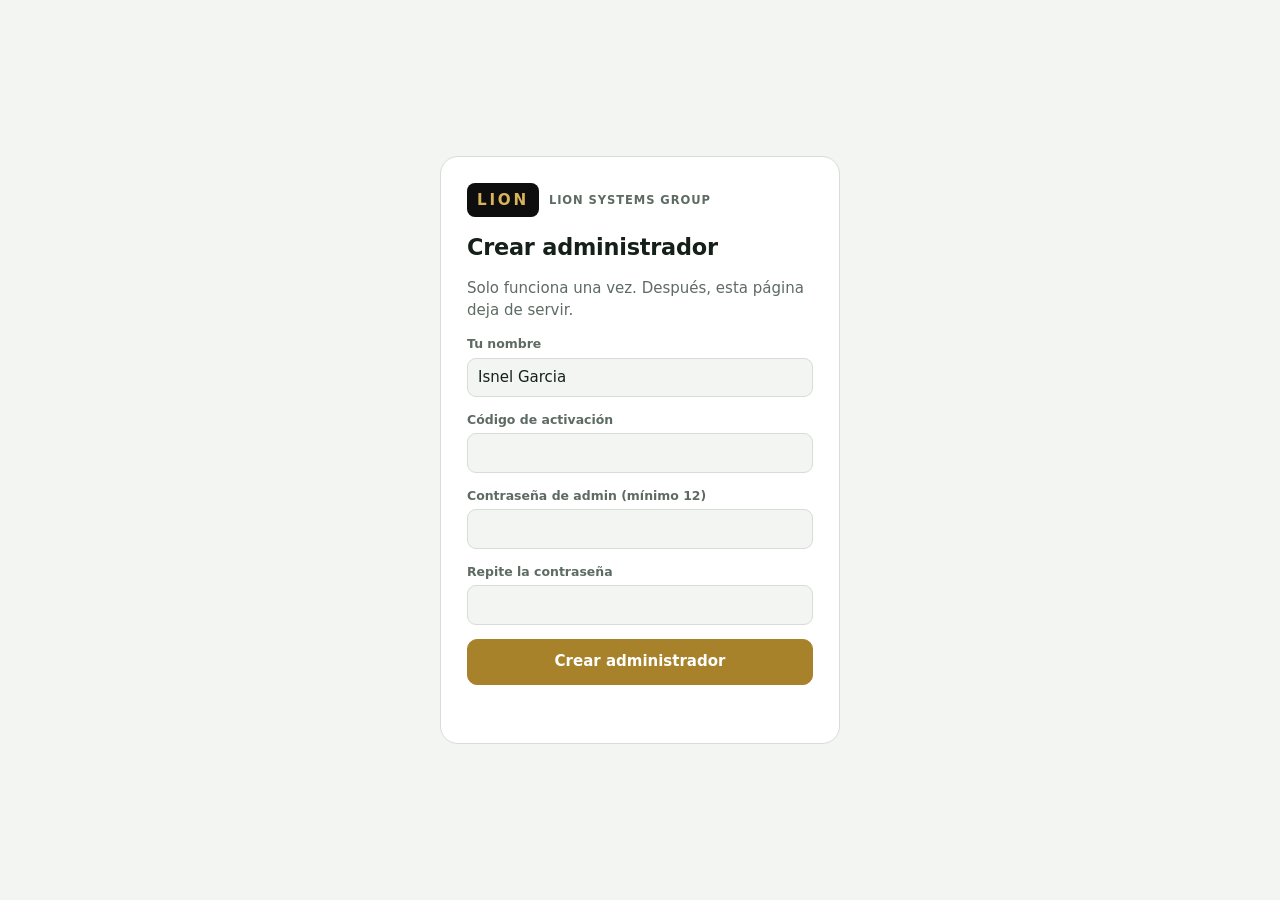
<file: portal/setup.html>
<!doctype html>
<html lang="es">
<head>
<meta charset="utf-8">
<meta http-equiv="Content-Security-Policy" content="default-src 'self'; script-src 'self'; style-src 'self' 'unsafe-inline' https://fonts.googleapis.com; font-src https://fonts.gstatic.com; img-src 'self' blob: data:; connect-src 'self' https://lion-portal.lionsystems.workers.dev https://n8n.n8nainueva.com; worker-src 'self' blob:; base-uri 'none'; form-action 'self'; object-src 'none'">
<meta name="viewport" content="width=device-width,initial-scale=1">
<meta name="robots" content="noindex,nofollow">
<meta name="referrer" content="no-referrer">
<title>Crear administrador · Portal Lion</title>
<link rel="stylesheet" href="https://fonts.googleapis.com/css2?family=Bricolage+Grotesque:opsz,wght@12..96,600;12..96,700&family=Figtree:wght@400;500;600;700&display=swap">
<link rel="stylesheet" href="portal.css">
</head>
<body>
<section class="login">
  <form id="f" class="login-card" autocomplete="on">
    <div class="login-brand"><span class="lion-mark" aria-hidden="true">LION</span><span class="lbl">Lion Systems Group</span></div>
    <h1>Crear administrador</h1>
    <p class="muted">Solo funciona una vez. Después, esta página deja de servir.</p>
    <input type="text" name="username" autocomplete="username" value="admin" hidden aria-hidden="true">
    <div class="fld"><label for="n">Tu nombre</label><input id="n" value="Isnel Garcia" required maxlength="80"></div>
    <div class="fld"><label for="t">Código de activación</label><input id="t" required maxlength="100" autocomplete="off"></div>
    <div class="fld"><label for="p">Contraseña de admin (mínimo 12)</label><input id="p" type="password" autocomplete="new-password" required minlength="12" maxlength="200"></div>
    <div class="fld"><label for="p2">Repite la contraseña</label><input id="p2" type="password" autocomplete="new-password" required minlength="12" maxlength="200"></div>
    <button class="btn pri" type="submit" id="b">Crear administrador</button>
    <p class="login-err" id="e" role="alert"></p>
  </form>
</section>
<script src="config.js"></script>
<script src="setup.js"></script>
</body>
</html>
</file>
<file: portal/portal.css>
/* Estilo original del Portal de Santi */
/* Layout: sticky shift bar, tab rail, one working column; Leads tab is a horizontal kanban board — a sales cockpit for a remote florist rep */
:root{
  --bg:#F3F5F2; --surface:#FFFFFF; --sunk:#E9EDE8; --line:#D6DDD5;
  --ink:#16201B; --muted:#5D6B63; --accent:#B8325E; --accent-ink:#FFFFFF; --accent-soft:#F7E3EA;
  --ok:#2F7D4F; --ok-soft:#E1F0E6; --warn:#A86A12; --warn-soft:#F6ECD9; --bad:#B23A2E; --bad-soft:#F6E0DD;
  --gold:#8A6A12;
  --f-display:"Bricolage Grotesque", "Segoe UI", system-ui, sans-serif;
  --f-body:"Figtree", "Segoe UI", system-ui, sans-serif;
  --f-mono:"JetBrains Mono", ui-monospace, Menlo, monospace;
}
@media (prefers-color-scheme: dark){:root:not([data-theme="light"]){
  --bg:#111613; --surface:#18201B; --sunk:#202923; --line:#2E3A33;
  --ink:#E7EEE9; --muted:#9AA9A0; --accent:#E86A93; --accent-ink:#1A0B10; --accent-soft:#3A1C27;
  --ok:#6CC28E; --ok-soft:#1C3326; --warn:#E0A64B; --warn-soft:#3A2D16; --bad:#EE7B6E; --bad-soft:#3D1F1B; --gold:#E2C26A; color-scheme:dark}}
:root[data-theme="dark"]{
  --bg:#111613; --surface:#18201B; --sunk:#202923; --line:#2E3A33;
  --ink:#E7EEE9; --muted:#9AA9A0; --accent:#E86A93; --accent-ink:#1A0B10; --accent-soft:#3A1C27;
  --ok:#6CC28E; --ok-soft:#1C3326; --warn:#E0A64B; --warn-soft:#3A2D16; --bad:#EE7B6E; --bad-soft:#3D1F1B; --gold:#E2C26A; color-scheme:dark}
*{box-sizing:border-box}
html,body{background:var(--bg)}
body{color:var(--ink);font-family:var(--f-body);font-size:15px;line-height:1.45}
body::before{content:"";position:fixed;inset:0 0 auto;height:env(safe-area-inset-top,0px);z-index:10;background:var(--surface)}
.wrap{max-width:1180px;margin:0 auto;padding-left:max(16px,env(safe-area-inset-left,0px));padding-right:max(16px,env(safe-area-inset-right,0px))}
button,input,select,textarea{font:inherit;color:inherit}
button{cursor:pointer}
:focus-visible{outline:2px solid var(--accent);outline-offset:2px}
.num{font-family:var(--f-mono);font-variant-numeric:tabular-nums}
h1,h2,h3{font-family:var(--f-display);text-wrap:balance;margin:0;letter-spacing:-.01em}
h2{font-size:1.25rem}
h3{font-size:1rem}
.lbl{font-size:.72rem;letter-spacing:.08em;text-transform:uppercase;color:var(--muted);font-weight:600}
.muted{color:var(--muted)}
.top{position:sticky;top:env(safe-area-inset-top,0px);z-index:9;background:var(--surface);border-bottom:1px solid var(--line)}
.top .wrap{display:flex;flex-wrap:wrap;align-items:center;gap:12px;padding-block:12px}
.brand{display:flex;flex-direction:column;min-width:0;flex:1}
.brand h1{font-size:1.3rem}
.clock{display:flex;align-items:center;gap:14px;flex-wrap:wrap}
.clock .t{font-family:var(--f-mono);font-size:1.05rem}
.shift{display:flex;align-items:center;gap:8px}
.pill{display:inline-flex;align-items:center;gap:6px;padding:3px 10px;border-radius:999px;font-size:.78rem;font-weight:600;background:var(--sunk);color:var(--muted);white-space:nowrap}
.pill.on{background:var(--ok-soft);color:var(--ok)}
.pill.warn{background:var(--warn-soft);color:var(--warn)}
.pill.bad{background:var(--bad-soft);color:var(--bad)}
.pill.acc{background:var(--accent-soft);color:var(--accent)}
.dot{width:8px;height:8px;border-radius:50%;background:currentColor}
.btn{border:1px solid var(--line);background:var(--surface);border-radius:10px;padding:8px 14px;font-weight:600;text-decoration:none;display:inline-flex;align-items:center;gap:6px}
.btn:hover{border-color:var(--muted)}
.btn.pri{background:var(--accent);border-color:var(--accent);color:var(--accent-ink)}
.btn.ok{background:var(--ok);border-color:var(--ok);color:var(--surface)}
.btn.sm{padding:5px 10px;font-size:.85rem;border-radius:8px}
.btn.ghost{background:transparent}
.btn:disabled{opacity:.5;cursor:not-allowed}
.tabs{display:flex;gap:4px;overflow-x:auto;padding-block:8px;scrollbar-width:none}
.tabs::-webkit-scrollbar{display:none}
.tab{border:0;background:transparent;padding:7px 12px;border-radius:8px;font-weight:600;color:var(--muted);white-space:nowrap}
.tab[aria-selected="true"]{background:var(--ink);color:var(--bg)}
.tab .badge{margin-left:6px;background:var(--accent);color:var(--accent-ink);border-radius:999px;padding:0 6px;font-size:.72rem}
main .wrap{padding-block:18px 60px;display:flex;flex-direction:column;gap:18px}
.panel{background:var(--surface);border:1px solid var(--line);border-radius:14px;padding:16px;display:flex;flex-direction:column;gap:12px;min-width:0}
.panel-h{display:flex;align-items:baseline;justify-content:space-between;gap:10px;flex-wrap:wrap}
.grid2{display:grid;grid-template-columns:repeat(auto-fit,minmax(min(100%,420px),1fr));gap:18px}
.goals{display:flex;flex-direction:column}
.goal{display:grid;grid-template-columns:1fr auto;gap:4px 12px;padding:10px 0;border-top:1px solid var(--line);align-items:center}
.goal:first-child{border-top:0}
.goal .name{font-weight:600}
.goal .sub{font-size:.8rem;color:var(--muted)}
.goal .ctrl{display:flex;align-items:center;gap:6px}
.step{width:32px;height:32px;border-radius:8px;border:1px solid var(--line);background:var(--sunk);font-weight:700}
.bar{grid-column:1/-1;height:6px;background:var(--sunk);border-radius:99px;overflow:hidden}
.bar i{display:block;height:100%;background:var(--accent);border-radius:99px;transition:width .3s}
.goal.done .bar i{background:var(--ok)}
.goal .count{font-family:var(--f-mono);font-weight:600;min-width:58px;text-align:right}
.goal.done .count{color:var(--ok)}
.summary{display:grid;grid-template-columns:repeat(auto-fit,minmax(140px,1fr));gap:12px}
.stat{padding:12px;border-radius:12px;background:var(--sunk);display:flex;flex-direction:column;gap:2px}
.stat b{font-family:var(--f-mono);font-size:1.35rem;font-variant-numeric:tabular-nums}
.stat.hl{background:var(--accent-soft)}
.stat.hl b{color:var(--accent)}
/* sales goal meter: one track, two target ticks */
.meter{display:flex;flex-direction:column;gap:8px}
.meter .head{display:flex;justify-content:space-between;align-items:baseline;gap:10px;flex-wrap:wrap}
.meter .big{font-family:var(--f-mono);font-size:1.6rem;font-weight:600}
.track{position:relative;height:14px;background:var(--sunk);border-radius:99px;overflow:visible}
.track .fill{position:absolute;inset:0 auto 0 0;background:var(--accent);border-radius:99px;transition:width .4s}
.track .fill.base{background:var(--ok)}
.track .tick{position:absolute;top:-4px;bottom:-4px;width:2px;background:var(--ink)}
.ticks{position:relative;height:30px;font-size:.78rem}
.ticks span{position:absolute;transform:translateX(-50%);white-space:nowrap;text-align:center;line-height:1.2}
.ticks span:last-child{transform:translateX(-100%);text-align:right}
.theme{display:grid;grid-template-columns:auto 1fr;gap:4px 16px;align-items:center;background:var(--ink);color:var(--bg);border-radius:14px;padding:14px 16px}
.theme .day{font-family:var(--f-display);font-size:1.6rem;line-height:1;grid-row:span 2}
.theme .what{font-weight:700;font-size:1.05rem}
.theme .how{opacity:.8;font-size:.9rem}
.notice{display:flex;gap:12px;align-items:center;flex-wrap:wrap;padding:12px 14px;border-radius:12px;background:var(--warn-soft);border:1px solid var(--warn)}
.notice .main{flex:1;min-width:200px}
.list{display:flex;flex-direction:column;gap:8px}
.row{display:flex;gap:10px;align-items:center;padding:10px 12px;border:1px solid var(--line);border-radius:10px;background:var(--surface);min-width:0;color:inherit;text-decoration:none}
.row.click{cursor:pointer}
.row.click:hover{border-color:var(--muted)}
.row .main{flex:1;min-width:0}
.row .main .t{font-weight:600;overflow:hidden;text-overflow:ellipsis;white-space:nowrap}
.row .main .s{font-size:.82rem;color:var(--muted);overflow:hidden;text-overflow:ellipsis;white-space:nowrap}
.row.late{border-left:4px solid var(--bad)}
.row.due{border-left:4px solid var(--warn)}
.row .acts{display:flex;flex-direction:column;align-items:flex-end;gap:4px}
.thumb{width:48px;height:48px;border-radius:8px;object-fit:cover;background:var(--sunk);flex:none;border:1px solid var(--line)}
.empty{padding:18px;text-align:center;color:var(--muted);border:1px dashed var(--line);border-radius:10px;font-size:.9rem}
.chips{display:flex;gap:6px;flex-wrap:wrap}
.chip{border:1px solid var(--line);background:var(--surface);border-radius:999px;padding:4px 11px;font-size:.84rem;font-weight:600;color:var(--muted)}
.chip[aria-pressed="true"]{background:var(--ink);border-color:var(--ink);color:var(--bg)}
form.f{display:grid;grid-template-columns:repeat(auto-fit,minmax(min(100%,170px),1fr));gap:10px;align-items:end}
.fld{display:flex;flex-direction:column;gap:4px;min-width:0}
.fld label{font-size:.78rem;font-weight:600;color:var(--muted)}
.fld input,.fld select,.fld textarea{border:1px solid var(--line);border-radius:9px;padding:8px 10px;background:var(--bg);width:100%}
.fld textarea{min-height:70px;resize:vertical}
.full{grid-column:1/-1}
.sep{grid-column:1/-1;border-top:1px solid var(--line);padding-top:8px}
.tl{display:flex;flex-direction:column;gap:10px}
.ci{display:grid;grid-template-columns:64px 1fr;gap:10px}
.ci .h{font-family:var(--f-mono);color:var(--muted);font-size:.85rem;padding-top:2px}
.ci .b{border-left:2px solid var(--line);padding-left:12px;display:flex;flex-direction:column;gap:4px}
.ai{font-size:.88rem;background:var(--accent-soft);border-radius:8px;padding:8px 10px;white-space:pre-wrap}
.board{display:flex;gap:12px;overflow-x:auto;padding-bottom:8px;align-items:flex-start}
.col{flex:0 0 270px;background:var(--sunk);border-radius:12px;display:flex;flex-direction:column;max-height:72vh}
.col-h{display:flex;justify-content:space-between;align-items:center;padding:10px 12px;font-weight:700}
.col-h .n{font-family:var(--f-mono);color:var(--muted);font-size:.85rem}
.col-b{display:flex;flex-direction:column;gap:8px;padding:0 8px 8px;overflow-y:auto;min-height:60px;flex:1}
.card{background:var(--surface);border:1px solid var(--line);border-radius:10px;padding:9px 10px;cursor:grab;display:flex;flex-direction:column;gap:3px}
.card:hover{border-color:var(--muted)}
.card .t{font-weight:600;overflow:hidden;text-overflow:ellipsis;white-space:nowrap}
.card .s{font-size:.8rem;color:var(--muted);display:flex;gap:6px;flex-wrap:wrap}
.card.late{border-left:4px solid var(--bad)}
.card.due{border-left:4px solid var(--warn)}
.ghostcard{opacity:.4}
.more{border:1px dashed var(--line);background:transparent;border-radius:10px;padding:6px;color:var(--muted);font-weight:600}
.tag{font-size:.72rem;font-weight:700;padding:1px 6px;border-radius:6px;background:var(--sunk);color:var(--muted)}
.tag.g{background:var(--accent-soft);color:var(--accent)}
.prog{height:8px;background:var(--sunk);border-radius:99px;overflow:hidden}
.prog i{display:block;height:100%;background:var(--ok);width:0}
.scrim{position:fixed;inset:0;background:rgba(10,14,12,.45);z-index:20}
.drawer{position:fixed;top:0;right:0;bottom:0;width:min(540px,100%);background:var(--surface);z-index:21;display:flex;flex-direction:column;border-left:1px solid var(--line);padding-top:env(safe-area-inset-top,0px);padding-bottom:env(safe-area-inset-bottom,0px);padding-right:env(safe-area-inset-right,0px)}
.drawer-h{display:flex;align-items:center;gap:10px;padding:14px 16px;border-bottom:1px solid var(--line)}
.drawer-b{padding:16px;overflow:auto;display:flex;flex-direction:column;gap:16px;flex:1}
.outcomes{display:grid;grid-template-columns:repeat(2,minmax(0,1fr));gap:8px}
.outcomes .btn{text-align:left;padding:10px;justify-content:flex-start}
.hist{display:flex;flex-direction:column;gap:6px;font-size:.88rem}
.hist div{display:flex;gap:8px}
.hist .when{font-family:var(--f-mono);color:var(--muted);white-space:nowrap;font-size:.8rem;padding-top:1px}
.modal{position:fixed;inset:0;z-index:30;display:grid;place-items:center;padding:16px;background:rgba(10,14,12,.5)}
.modal .card2{background:var(--surface);border-radius:16px;padding:20px;width:min(480px,100%);display:flex;flex-direction:column;gap:12px;border:1px solid var(--line);max-height:90vh;overflow:auto}
.toast{position:fixed;left:50%;bottom:calc(20px + env(safe-area-inset-bottom,0px));transform:translateX(-50%);background:var(--ink);color:var(--bg);padding:10px 16px;border-radius:10px;z-index:40;font-weight:600;font-size:.9rem;max-width:calc(100% - 32px)}
pre.rep{white-space:pre-wrap;background:var(--sunk);border-radius:10px;padding:14px;font-family:var(--f-mono);font-size:.82rem;margin:0;overflow-x:auto}
.rule{border-left:4px solid var(--accent);background:var(--accent-soft);padding:10px 12px;border-radius:0 10px 10px 0;font-size:.9rem}
table.t{width:100%;border-collapse:collapse;font-size:.9rem}
table.t th,table.t td{text-align:left;padding:8px 6px;border-bottom:1px solid var(--line)}
table.t td.r,table.t th.r{text-align:right;font-family:var(--f-mono);font-variant-numeric:tabular-nums}
.scroll{overflow-x:auto}
.banner{padding:10px 12px;border-radius:10px;background:var(--warn-soft);color:var(--warn);font-size:.9rem;font-weight:500}
.drop{border:2px dashed var(--line);border-radius:12px;padding:16px;text-align:center;color:var(--muted);display:flex;flex-direction:column;gap:8px;align-items:center}
.drop img{max-height:180px;border-radius:8px}
.lock{font-size:.82rem;color:var(--muted);display:flex;gap:6px;align-items:center}
a{color:var(--accent)}
@media (prefers-reduced-motion: reduce){*{transition:none!important}}

/* reset que traía la página original */
:root{box-sizing:border-box;padding-top:env(safe-area-inset-top,0px);padding-bottom:env(safe-area-inset-bottom,0px)}
html{scroll-padding-top:env(safe-area-inset-top,0px)}
body{margin:0;padding:0}
img{max-width:100%}
[hidden]{display:none!important}
/* ---------- Lion: marca, entrada y panel admin (lo de arriba es el estilo original del portal) ---------- */
:root{--accent:#A8822B;--accent-ink:#FFFFFF;--accent-soft:#F4ECDA}
@media (prefers-color-scheme: dark){:root:not([data-theme="light"]){--accent:#D9B25C;--accent-ink:#17120A;--accent-soft:#3A2F1A}}
.lion-mark{font-family:var(--f-display);font-weight:700;letter-spacing:.18em;background:#0E0E0E;color:#D9B25C;padding:6px 10px;border-radius:8px;font-size:.95rem}
.login{min-height:100vh;display:grid;place-items:center;padding:16px;background:var(--bg)}
.login-card{width:min(400px,100%);background:var(--surface);border:1px solid var(--line);border-radius:18px;padding:26px;display:flex;flex-direction:column;gap:14px}
.login-brand{display:flex;align-items:center;gap:10px}
.login-card h1{font-size:1.4rem}
.login-card .muted{margin:0}
.login-card .btn{justify-content:center;padding:11px}
.login-err{color:var(--bad);min-height:1.2em;margin:0;font-weight:600}
.adminbar{background:#0E0E0E;color:#F3E6C4;padding:8px max(16px,env(safe-area-inset-left,0px));display:flex;gap:10px;align-items:center;flex-wrap:wrap;font-size:.9rem}
.adminbar .btn{background:transparent;color:#F3E6C4;border-color:#5a4a26}
.admin-top{background:var(--surface);border-bottom:1px solid var(--line)}
.admin-top .wrap{display:flex;align-items:center;gap:12px;padding-block:12px;flex-wrap:wrap}
.admin-top h1{font-size:1.25rem;flex:1}
.admin-main{padding-block:18px 60px;display:flex;flex-direction:column;gap:18px}
.kv{display:grid;grid-template-columns:repeat(auto-fit,minmax(min(100%,200px),1fr));gap:10px}
.mono{font-family:var(--f-mono);font-size:.82rem}
.okmsg{color:var(--ok);font-weight:600}
.errmsg{color:var(--bad);font-weight:600}
details.adv summary{cursor:pointer;font-weight:600;color:var(--muted)}
iframe.pdfprev{width:100%;height:70vh;border:1px solid var(--line);border-radius:10px;background:#fff}

.btn.co-mic{font-size:1.05rem;padding:12px 20px}
.btn.co-mic.rec{background:#b3261e;border-color:#b3261e;color:#fff;animation:coPulse 1.2s ease-in-out infinite}
@keyframes coPulse{50%{opacity:.7}}

/* tablero de la competencia */
.comp-rows{display:flex;flex-direction:column;gap:10px;margin:4px 0}
.comp-row{display:grid;grid-template-columns:26px minmax(84px,max-content) 1fr auto;align-items:center;gap:10px}
.comp-pos{font-size:1.2rem;text-align:center}
.comp-name{display:flex;flex-direction:column;line-height:1.2}
.comp-name small{font-size:.75rem}
.comp-row.me .comp-name{font-weight:700}
.comp-bar{height:12px;background:var(--sunk);border-radius:6px;overflow:hidden}
.comp-bar i{display:block;height:100%;background:var(--accent);border-radius:6px;min-width:2px}
.comp-msg{font-weight:600}
</file>
